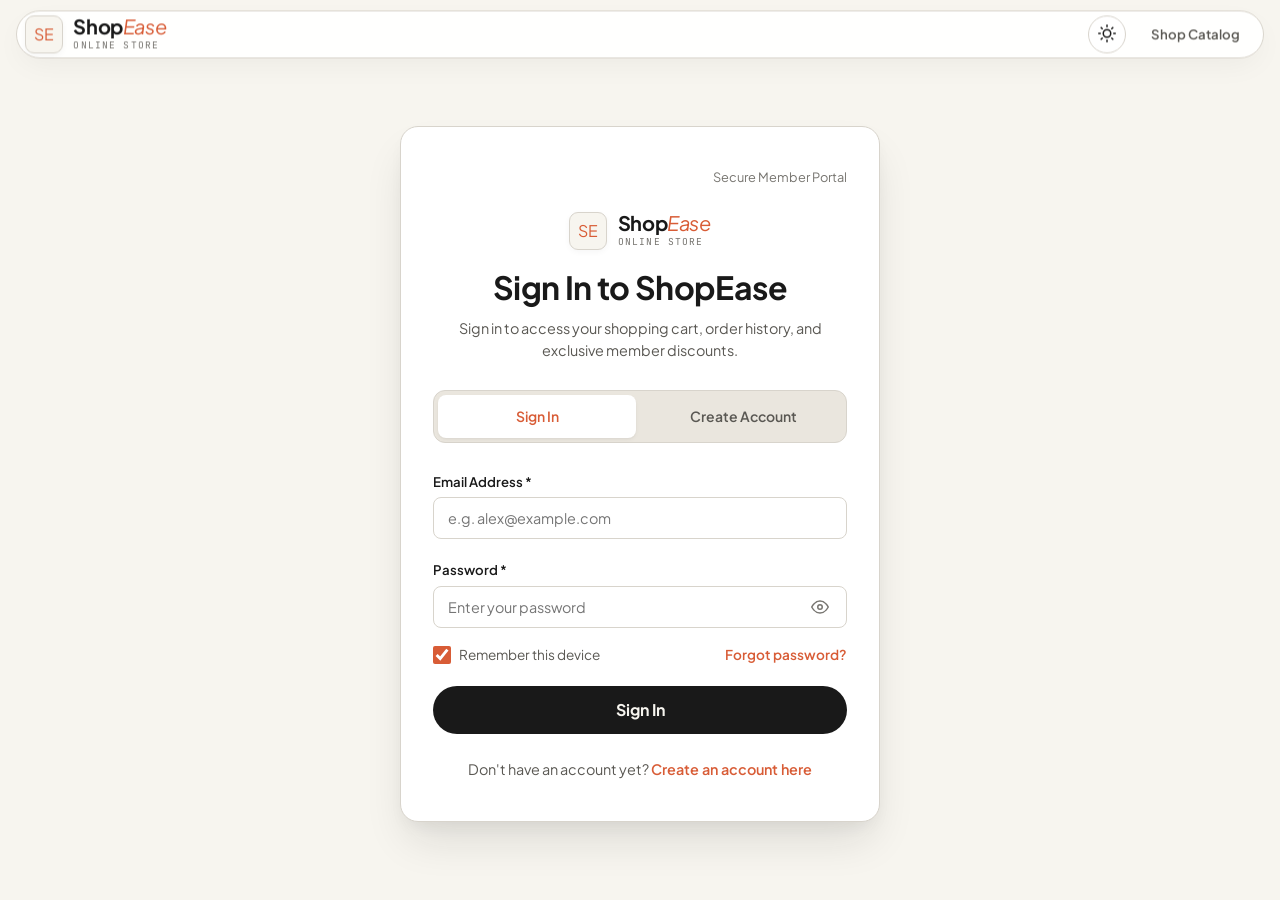
<file: admin-dashboard.html>
<!DOCTYPE html>
<html lang="en" data-theme="light" data-font-size="normal">

<head>
  <meta charset="UTF-8" />
  <meta name="viewport" content="width=device-width, initial-scale=1.0" />
  <meta name="description"
    content="ShopEase Admin Dashboard - Clean, simple, and intuitive store management for products, categories, orders, inventory, and sales reports." />
  <title>Admin Dashboard | ShopEase</title>

  <!-- Google Fonts: Plus Jakarta Sans + Inter + JetBrains Mono -->
  <link rel="preconnect" href="https://fonts.googleapis.com" />
  <link rel="preconnect" href="https://fonts.gstatic.com" crossorigin />
  <link
    href="https://fonts.googleapis.com/css2?family=Inter:ital,wght@0,300..900;1,300..900&family=Plus+Jakarta+Sans:ital,wght@0,300..900;1,300..900&family=JetBrains+Mono:wght@400;500;600;700&display=swap"
    rel="stylesheet" />

  <!-- Favicon -->
  <link rel="icon" type="image/svg+xml" href="logo.svg" />
  <link rel="alternate icon" type="image/jpeg" href="logo.jpg" />

  <!-- Main Stylesheet -->
  <link rel="stylesheet" href="styles.css" />
</head>

<body>
  <!-- Skip Link -->
  <a href="#admin-main" class="skip-link">Skip to Admin Dashboard Content</a>

  <!-- ARIA Live Announcer -->
  <div id="live-announcer" class="sr-only" aria-live="polite" aria-atomic="true"></div>

  <!-- SECTION A: UNIFIED SINGLE FLOATING ISLAND HEADER & NAVBAR -->
  <header class="site-header" role="banner" id="site-header">
    <div class="header-island admin-header-island">
      <nav class="main-nav" aria-label="Admin Console Navigation">
        <div class="header-container admin-unified-container">
          <!-- Left: Brand Logo -->
          <div class="admin-brand-group">
            <a href="customer-dashboard.html" class="brand-logo" aria-label="ShopEase Storefront">
              <span class="brand-monogram" aria-hidden="true"><img src="logo.png" alt="ShopEase" /></span>
              <div class="brand-text-group">
                <span class="brand-title">Shop<span>Ease</span></span>
                <span class="brand-sub">Admin Console</span>
              </div>
            </a>
          </div>

          <!-- Center: Unified Module Navigation Tabs (Dashboard, Products, Categories, Orders, Inventory, Reports) -->
          <ul class="admin-nav-tabs" role="tablist" aria-label="Admin Navigation Tabs">
            <li>
              <button type="button" class="admin-nav-btn active" data-tab="dashboard" role="tab" aria-selected="true">
                <span aria-hidden="true">📊</span>
                <span>Dashboard</span>
              </button>
            </li>
            <li>
              <button type="button" class="admin-nav-btn" data-tab="products" role="tab" aria-selected="false">
                <span aria-hidden="true">📦</span>
                <span>Products</span>
                <span class="admin-nav-badge" id="badge-products-count">10</span>
              </button>
            </li>
            <li>
              <button type="button" class="admin-nav-btn" data-tab="categories" role="tab" aria-selected="false">
                <span aria-hidden="true">🏷️</span>
                <span>Categories</span>
                <span class="admin-nav-badge" id="badge-categories-count">3</span>
              </button>
            </li>
            <li>
              <button type="button" class="admin-nav-btn" data-tab="orders" role="tab" aria-selected="false">
                <span aria-hidden="true">🧾</span>
                <span>Orders</span>
                <span class="admin-nav-badge" id="badge-orders-count">4</span>
              </button>
            </li>
            <li>
              <button type="button" class="admin-nav-btn" data-tab="inventory" role="tab" aria-selected="false">
                <span aria-hidden="true">📊</span>
                <span>Inventory</span>
                <span class="admin-nav-badge" id="badge-inventory-count">10</span>
              </button>
            </li>
            <li>
              <button type="button" class="admin-nav-btn" data-tab="reports" role="tab" aria-selected="false">
                <span aria-hidden="true">📈</span>
                <span>Reports</span>
              </button>
            </li>
            <li>
              <button type="button" class="admin-nav-btn" data-tab="users" role="tab" aria-selected="false">
                <span aria-hidden="true">👥</span>
                <span>Users</span>
                <span class="admin-nav-badge" id="badge-users-count">4</span>
              </button>
            </li>
          </ul>

          <!-- Right: Theme Toggle & Logout -->
          <div class="nav-right-section" style="gap: 0.65rem;">
            <!-- Theme Toggle -->
            <button type="button" id="theme-toggle-btn" class="theme-toggle-btn" aria-label="Toggle color theme"
              title="Switch color theme">
              <span id="theme-icon" class="theme-icon" aria-hidden="true">
                <svg width="18" height="18" viewBox="0 0 24 24" fill="none" stroke="currentColor" stroke-width="2"
                  stroke-linecap="round" stroke-linejoin="round">
                  <circle cx="12" cy="12" r="5"></circle>
                  <line x1="12" y1="1" x2="12" y2="3"></line>
                  <line x1="12" y1="21" x2="12" y2="23"></line>
                  <line x1="4.22" y1="4.22" x2="5.64" y2="5.64"></line>
                  <line x1="18.36" y1="18.36" x2="19.78" y2="19.78"></line>
                  <line x1="1" y1="12" x2="3" y2="12"></line>
                  <line x1="21" y1="12" x2="23" y2="12"></line>
                  <line x1="4.22" y1="19.78" x2="5.64" y2="18.36"></line>
                  <line x1="18.36" y1="5.64" x2="19.78" y2="4.22"></line>
                </svg>
              </span>
            </button>

            <!-- Logout Action -->
            <div class="nav-actions">
              <button type="button" id="admin-logout-btn" class="nav-btn nav-btn-primary" title="Sign Out"
                style="height: 38px; padding: 0 1.25rem; font-weight: 600; font-size: 0.85rem; border-radius: var(--radius-full);">
                <span>Logout</span>
              </button>
            </div>
          </div>
        </div>
      </nav>
    </div>
  </header>

  <!-- Admin Main Workspace: Full Width Balanced Layout -->
  <div class="admin-layout">

    <!-- Main Workspace Content -->
    <main id="admin-main" class="admin-content" role="main">

      <!-- =========================================================================
           TAB 1: DASHBOARD OVERVIEW
           - Total Products: 10
           - Total Categories: 3
           - Total Orders
           - Total Sales
           - Confirmed / Completed Orders
           - Low-stock products
           ========================================================================= -->
      <section id="panel-dashboard" class="admin-panel active" aria-label="Dashboard Overview">
        <div class="admin-header-bar" style="margin-bottom: 2rem;">
          <div>
            <h1 class="admin-page-title" style="font-size: 2.2rem; line-height: 1.15;">Dashboard <em
                style="font-style: italic; color: var(--color-brand-primary);">Overview</em></h1>
            <p class="admin-page-subtitle" style="font-size: 0.95rem; margin-top: 0.35rem;">Quick summary of store
              products, orders, sales revenue, and stock health.</p>
          </div>
          <div style="display: flex; gap: 0.65rem; flex-wrap: wrap; align-items: center;">
            <button type="button" class="btn btn-primary"
              style="border-radius: var(--radius-full); padding: 0.6rem 1.35rem; font-size: 0.85rem; font-weight: 600;"
              onclick="window.adminOpenAddProductModal()">
              <span>+ Add / Replace Product</span>
            </button>
            <button type="button" class="btn btn-secondary"
              style="border-radius: var(--radius-full); padding: 0.6rem 1.15rem; font-size: 0.85rem; font-weight: 600;"
              onclick="window.adminRestockAll()">
              <span>🔄 Restock All</span>
            </button>
          </div>
        </div>

        <!-- 6 Simple KPI Cards -->
        <div class="dashboard-kpi-grid" style="margin-bottom: 2rem;">
          <!-- 1. Total Products -->
          <div class="dashboard-kpi-card">
            <div class="dashboard-kpi-icon" aria-hidden="true"
              style="background: rgba(37, 99, 235, 0.15); color: var(--color-brand-primary);">📦</div>
            <div>
              <div class="dashboard-kpi-val" id="kpi-total-products">10</div>
              <div class="dashboard-kpi-label">Total Products</div>
            </div>
          </div>

          <!-- 2. Total Categories -->
          <div class="dashboard-kpi-card">
            <div class="dashboard-kpi-icon" aria-hidden="true"
              style="background: rgba(139, 92, 246, 0.15); color: #8b5cf6;">🏷️</div>
            <div>
              <div class="dashboard-kpi-val" id="kpi-total-categories">3</div>
              <div class="dashboard-kpi-label">Categories (Food, Clothes, Tech)</div>
            </div>
          </div>

          <!-- 3. Total Orders -->
          <div class="dashboard-kpi-card">
            <div class="dashboard-kpi-icon" aria-hidden="true"
              style="background: rgba(16, 185, 129, 0.15); color: var(--color-success);">🧾</div>
            <div>
              <div class="dashboard-kpi-val" id="kpi-total-orders">0</div>
              <div class="dashboard-kpi-label">Total Customer Orders</div>
            </div>
          </div>

          <!-- 4. Total Sales -->
          <div class="dashboard-kpi-card">
            <div class="dashboard-kpi-icon" aria-hidden="true"
              style="background: rgba(16, 185, 129, 0.15); color: var(--color-success);">💰</div>
            <div>
              <div class="dashboard-kpi-val" id="kpi-total-sales">Rs. 0.00</div>
              <div class="dashboard-kpi-label">Total Sales Revenue</div>
            </div>
          </div>

          <!-- 5. Pending / Completed Orders -->
          <div class="dashboard-kpi-card">
            <div class="dashboard-kpi-icon" aria-hidden="true"
              style="background: rgba(59, 130, 246, 0.15); color: #3b82f6;">⏱️</div>
            <div>
              <div class="dashboard-kpi-val" id="kpi-order-status-split">0 / 0</div>
              <div class="dashboard-kpi-label">Pending / Completed Orders</div>
            </div>
          </div>

          <!-- 6. Low-stock Products -->
          <div class="dashboard-kpi-card">
            <div class="dashboard-kpi-icon" aria-hidden="true"
              style="background: rgba(245, 158, 11, 0.15); color: var(--color-warning);">⚠️</div>
            <div>
              <div class="dashboard-kpi-val" id="kpi-low-stock-count" style="color: var(--color-warning);">0</div>
              <div class="dashboard-kpi-label">Low Stock Items (≤10 units)</div>
            </div>
          </div>
        </div>

        <!-- 1. Recent Orders Card (Full Width) -->
        <div class="admin-table-card" style="margin-bottom: 2rem;">
          <div class="admin-table-toolbar">
            <strong style="color: var(--color-text-primary); font-size: 0.95rem;">📦 Recent Customer Orders</strong>
            <button type="button" class="btn btn-secondary" style="font-size: 0.75rem; padding: 0.25rem 0.6rem;"
              onclick="window.adminSwitchTab('orders')">
              View All Orders →
            </button>
          </div>
          <div class="admin-table-responsive">
            <table class="admin-table">
              <thead>
                <tr>
                  <th style="min-width: 140px;">Order ID</th>
                  <th>Customer Details</th>
                  <th>Total Amount</th>
                  <th>Order Status</th>
                  <th style="text-align: right; min-width: 100px;">Invoice</th>
                </tr>
              </thead>
              <tbody id="overview-orders-tbody">
                <!-- Populated by JS -->
              </tbody>
            </table>
          </div>
        </div>

        <!-- 2. Low Stock Alert Card (Positioned Underneath Recent Orders) -->
        <div class="admin-table-card" style="margin-bottom: 2rem;">
          <div class="admin-table-toolbar">
            <strong style="color: var(--color-text-primary); font-size: 0.95rem;">📊 Low Stock Alert (Products Needing
              Attention)</strong>
            <button type="button" class="btn btn-secondary" style="font-size: 0.75rem; padding: 0.25rem 0.6rem;"
              onclick="window.adminSwitchTab('inventory')">
              Manage Full Inventory →
            </button>
          </div>
          <div class="admin-table-responsive">
            <table class="admin-table">
              <thead>
                <tr>
                  <th style="min-width: 220px;">Product Name &amp; Code</th>
                  <th>Category</th>
                  <th>Stock Remaining</th>
                  <th>Status</th>
                  <th style="text-align: right; min-width: 110px;">Quick Restock</th>
                </tr>
              </thead>
              <tbody id="overview-stock-tbody">
                <!-- Populated by JS -->
              </tbody>
            </table>
          </div>
        </div>
      </section>

      <!-- =========================================================================
           TAB 2: PRODUCT MANAGEMENT
           - Products 10 table
           - Add Product
           - Edit Product
           - Delete Product
           - Update price & stock
           - Image & description edit
           - 10-product limit guard
           ========================================================================= -->
      <section id="panel-products" class="admin-panel" aria-label="Product Management">
        <div class="admin-header-bar">
          <div>
            <h1 class="admin-page-title">Product Management</h1>
            <p class="admin-page-subtitle">View all 10 products, edit prices, update stock quantities, or modify
              details.</p>
          </div>
          <div style="display: flex; gap: 0.5rem; flex-wrap: wrap;">
            <button type="button" class="btn btn-primary" onclick="window.adminOpenAddProductModal()">
              <span>+ Add / Replace Product</span>
            </button>
          </div>
        </div>

        <div class="admin-table-card">
          <!-- Filter Toolbar -->
          <div class="admin-table-toolbar">
            <div style="display: flex; align-items: center; gap: 0.75rem; flex-wrap: wrap; flex: 1;">
              <input type="search" id="filter-products-search" class="form-input"
                placeholder="🔍 Search products by name or code..."
                style="max-width: 280px; height: 38px; font-size: 0.85rem;" />
              <select id="filter-products-category" class="form-input"
                style="max-width: 170px; height: 38px; font-size: 0.85rem;">
                <option value="ALL">All Categories</option>
                <option value="Food">Food &amp; Gourmet</option>
                <option value="Clothing">Clothing &amp; Apparel</option>
                <option value="Electronics">Electronics &amp; Tech</option>
              </select>
              <select id="filter-products-stock" class="form-input"
                style="max-width: 170px; height: 38px; font-size: 0.85rem;">
                <option value="ALL">All Stock Levels</option>
                <option value="IN">In Stock (>10)</option>
                <option value="LOW">Low Stock (≤10)</option>
                <option value="OUT">Out of Stock (0)</option>
              </select>
            </div>
            <span style="font-size: 0.85rem; font-weight: 600; color: var(--color-text-muted);"
              id="products-table-count">10 Products</span>
          </div>

          <!-- Clean Products Table -->
          <div class="admin-table-responsive">
            <table class="admin-table">
              <thead>
                <tr>
                  <th style="min-width: 220px;">Product Name &amp; ID</th>
                  <th>Category</th>
                  <th>Unit Price</th>
                  <th>Stock Quantity</th>
                  <th>Stock Status</th>
                  <th style="text-align: right; min-width: 140px;">Actions</th>
                </tr>
              </thead>
              <tbody id="products-tbody">
                <!-- Rendered by JS -->
              </tbody>
            </table>
          </div>
        </div>
      </section>

      <!-- =========================================================================
           TAB 3: CATEGORY MANAGEMENT
           - Categories 3 display
           - Products per category
           - Edit category name
           - Product count per category
           - 3 category limit guard
           ========================================================================= -->
      <section id="panel-categories" class="admin-panel" aria-label="Category Management">
        <div class="admin-header-bar">
          <div>
            <h1 class="admin-page-title">Category Management</h1>
            <p class="admin-page-subtitle">The store contains exactly 3 categories: Food &amp; Gourmet, Clothing &amp;
              Apparel, and Electronics &amp; Tech.</p>
          </div>
        </div>

        <!-- 3 Category Cards Grid -->
        <div
          style="display: grid; grid-template-columns: repeat(auto-fit, minmax(300px, 1fr)); gap: 1.25rem; margin-bottom: 2rem;"
          id="categories-cards-grid">
          <!-- Populated by JS -->
        </div>

        <!-- Clean Unified Category Products Table -->
        <div class="admin-table-card">
          <div class="admin-table-toolbar">
            <div style="display: flex; align-items: center; gap: 0.75rem; flex-wrap: wrap;">
              <strong style="color: var(--color-text-primary); font-size: 0.95rem;">📦 Products Grouped by
                Department</strong>
              <select id="filter-category-table-select" class="form-input"
                style="height: 34px; font-size: 0.8rem; width: auto;"
                onchange="window.adminFilterCategoryTable(this.value)">
                <option value="ALL">Show All Categories (10)</option>
                <option value="Food">Food &amp; Gourmet (3)</option>
                <option value="Clothing">Clothing &amp; Apparel (3)</option>
                <option value="Electronics">Electronics &amp; Tech (4)</option>
              </select>
            </div>
            <span style="font-size: 0.8rem; color: var(--color-text-muted);">Click Edit to update any product</span>
          </div>
          <div class="admin-table-responsive">
            <table class="admin-table">
              <thead>
                <tr>
                  <th>Product</th>
                  <th>Department</th>
                  <th>Price</th>
                  <th>Available Stock</th>
                  <th>Status</th>
                  <th style="text-align: right;">Action</th>
                </tr>
              </thead>
              <tbody id="category-products-tbody">
                <!-- Populated by JS -->
              </tbody>
            </table>
          </div>
        </div>
      </section>

      <!-- =========================================================================
           TAB 4: ORDER MANAGEMENT
           - All customer orders
           - Order ID and date
           - Ordered items and quantities
           - Order total
           - Payment status
           - Order status update (Pending, Confirmed, Completed, Cancelled)
           ========================================================================= -->
      <section id="panel-orders" class="admin-panel" aria-label="Order Management">
        <div class="admin-header-bar">
          <div>
            <h1 class="admin-page-title">Order Management</h1>
            <p class="admin-page-subtitle">View all customer orders, update order status, and view printable invoices.
            </p>
          </div>
          <div style="display: flex; gap: 0.5rem; flex-wrap: wrap;">
            <button type="button" class="btn btn-secondary" onclick="window.adminSeedSampleOrders()">
              <span>⚡ Add Sample Orders</span>
            </button>
            <button type="button" class="btn btn-primary" onclick="window.adminSimulateOrder()">
              <span>+ Simulate Test Order</span>
            </button>
          </div>
        </div>

        <div class="admin-table-card">
          <!-- Simple Order Search and Status Filter Toolbar -->
          <div class="admin-table-toolbar">
            <div style="display: flex; align-items: center; gap: 0.75rem; flex-wrap: wrap; flex: 1;">
              <input type="search" id="filter-orders-search" class="form-input"
                placeholder="🔍 Search by Order ID (e.g. SE-...) or Customer name..."
                style="max-width: 320px; height: 38px; font-size: 0.85rem;" />
              <select id="filter-orders-status" class="form-input"
                style="max-width: 190px; height: 38px; font-size: 0.85rem;">
                <option value="ALL">All Order Statuses</option>
                <option value="Confirmed">● Confirmed</option>
                <option value="Completed">✅ Completed</option>
              </select>
            </div>
            <span style="font-size: 0.85rem; font-weight: 600; color: var(--color-text-muted);"
              id="orders-table-count">0 Orders</span>
          </div>

          <!-- Clean Orders Table -->
          <div class="admin-table-responsive">
            <table class="admin-table">
              <thead>
                <tr>
                  <th>Order ID</th>
                  <th>Order Date</th>
                  <th>Customer</th>
                  <th>Items Ordered</th>
                  <th>Total Amount</th>
                  <th style="white-space: nowrap;">Payment</th>
                  <th style="white-space: nowrap;">Order Status</th>
                  <th style="text-align: right; min-width: 140px;">Actions</th>
                </tr>
              </thead>
              <tbody id="orders-tbody">
                <!-- Rendered by JS -->
              </tbody>
            </table>
          </div>
        </div>
      </section>

      <!-- =========================================================================
           TAB 5: INVENTORY / STOCK MANAGEMENT
           - Available stock quantity
           - Stock update
           - Low-stock warning
           - Out-of-stock status
           - Out-of-stock cart protection
           ========================================================================= -->
      <section id="panel-inventory" class="admin-panel" aria-label="Inventory & Stock Management">
        <div class="admin-header-bar">
          <div>
            <h1 class="admin-page-title">Inventory &amp; Stock Management</h1>
            <p class="admin-page-subtitle">Track available stock levels, update product quantities, and manage low-stock
              warnings.</p>
          </div>
          <button type="button" class="btn btn-secondary" onclick="window.adminRestockAll()">
            <span>🔄 Reset All Stock to Factory Defaults</span>
          </button>
        </div>

        <!-- Automatic Cart Protection Note -->
        <div
          style="background: var(--color-surface-subtle); border: 1px solid var(--color-border); border-left: 4px solid var(--color-brand-primary); border-radius: var(--radius-md); padding: 0.85rem 1.25rem; margin-bottom: 1.5rem; font-size: 0.85rem; line-height: 1.5;">
          <strong>🛡️ Out-of-Stock Protection Active:</strong> When any product stock reaches <code>0 units</code>,
          customers cannot add it to their cart. The storefront button is automatically disabled.
        </div>

        <div class="admin-table-card">
          <!-- Toolbar with search and filter -->
          <div class="admin-table-toolbar">
            <div style="display: flex; align-items: center; gap: 0.75rem; flex-wrap: wrap; flex: 1;">
              <input type="search" id="filter-inventory-search" class="form-input"
                placeholder="🔍 Search inventory by product name..."
                style="max-width: 280px; height: 38px; font-size: 0.85rem;" />
              <select id="filter-inventory-stock" class="form-input"
                style="max-width: 180px; height: 38px; font-size: 0.85rem;">
                <option value="ALL">All Stock Levels</option>
                <option value="IN">In Stock (>10)</option>
                <option value="LOW">Low Stock Warning (≤10)</option>
                <option value="OUT">Out of Stock (0)</option>
              </select>
            </div>
            <span style="font-size: 0.85rem; font-weight: 600; color: var(--color-text-muted);"
              id="inventory-table-count">10 Products Tracked</span>
          </div>

          <!-- Clean Inventory Table -->
          <div class="admin-table-responsive">
            <table class="admin-table">
              <thead>
                <tr>
                  <th>Product Name &amp; ID</th>
                  <th>Category</th>
                  <th>Available Stock</th>
                  <th>Stock Status</th>
                  <th style="min-width: 180px;">Quick Stock Update</th>
                </tr>
              </thead>
              <tbody id="inventory-tbody">
                <!-- Populated by JS -->
              </tbody>
            </table>
          </div>
        </div>
      </section>

      <!-- =========================================================================
           TAB 6: SALES & REPORTS
           - Total orders
           - Total sales amount
           - Most popular products
           - Category-wise sales
           - Completed and pending payments
           ========================================================================= -->
      <section id="panel-reports" class="admin-panel" aria-label="Sales & Reports">
        <div class="admin-header-bar">
          <div>
            <h1 class="admin-page-title">Sales &amp; Store Reports</h1>
            <p class="admin-page-subtitle">Automatic sales analytics calculated in JavaScript directly from customer
              orders.</p>
          </div>
          <button type="button" class="btn btn-secondary" onclick="window.print()">
            <span>🖨️ Print Sales Report</span>
          </button>
        </div>

        <!-- Sales KPI Summary Cards -->
        <div class="dashboard-kpi-grid" style="margin-bottom: 2rem;">
          <div class="dashboard-kpi-card">
            <div class="dashboard-kpi-icon" aria-hidden="true"
              style="background: rgba(16, 185, 129, 0.15); color: var(--color-success);">💰</div>
            <div>
              <div class="dashboard-kpi-val" id="rep-total-sales">Rs. 0.00</div>
              <div class="dashboard-kpi-label">Total Sales Revenue</div>
            </div>
          </div>
          <div class="dashboard-kpi-card">
            <div class="dashboard-kpi-icon" aria-hidden="true"
              style="background: rgba(37, 99, 235, 0.15); color: var(--color-brand-primary);">🧾</div>
            <div>
              <div class="dashboard-kpi-val" id="rep-total-orders">0</div>
              <div class="dashboard-kpi-label">Total Orders Placed</div>
            </div>
          </div>
          <div class="dashboard-kpi-card">
            <div class="dashboard-kpi-icon" aria-hidden="true"
              style="background: rgba(139, 92, 246, 0.15); color: #8b5cf6;">📊</div>
            <div>
              <div class="dashboard-kpi-val" id="rep-avg-order">Rs. 0.00</div>
              <div class="dashboard-kpi-label">Average Order Value</div>
            </div>
          </div>
          <div class="dashboard-kpi-card">
            <div class="dashboard-kpi-icon" aria-hidden="true"
              style="background: rgba(245, 158, 11, 0.15); color: var(--color-warning);">💳</div>
            <div>
              <div class="dashboard-kpi-val" id="rep-payments-status">0 Paid / 0 Confirmed</div>
              <div class="dashboard-kpi-label">Payment Breakdown</div>
            </div>
          </div>
        </div>

        <!-- 2 Side-by-Side Analytics Tables -->
        <div
          style="display: grid; grid-template-columns: repeat(auto-fit, minmax(400px, 1fr)); gap: 1.5rem; margin-bottom: 2rem;">
          <!-- Most Popular Products Leaderboard -->
          <div class="admin-table-card" style="margin-bottom: 0;">
            <div class="admin-table-toolbar">
              <strong style="color: var(--color-text-primary); font-size: 0.95rem;">🏆 Most Popular Products (By Units
                Sold)</strong>
            </div>
            <div class="admin-table-responsive">
              <table class="admin-table">
                <thead>
                  <tr>
                    <th>Rank</th>
                    <th>Product</th>
                    <th>Units Sold</th>
                    <th>Revenue</th>
                  </tr>
                </thead>
                <tbody id="rep-popular-products-tbody">
                  <!-- Populated by JS -->
                </tbody>
              </table>
            </div>
          </div>

          <!-- Category-wise Sales Breakdown -->
          <div class="admin-table-card" style="margin-bottom: 0;">
            <div class="admin-table-toolbar">
              <strong style="color: var(--color-text-primary); font-size: 0.95rem;">🏷️ Category-wise Sales
                Distribution</strong>
            </div>
            <div style="padding: 1.25rem;" id="rep-category-sales-container">
              <!-- Populated by JS -->
            </div>
          </div>
        </div>
      </section>

      <!-- =========================================================================
           TAB 7: USERS & CUSTOMERS DIRECTORY
           - List all registered users
           - User profile details: Name, Email, Phone, Address, Role, Joined Date
           - Order stats: Order count, Total Spend
           - Search & Filter by Role / Keyword
           - View Detailed User Profile Modal
           ========================================================================= -->
      <section id="panel-users" class="admin-panel" aria-label="Users and Customers Directory">
        <div class="admin-header-bar">
          <div>
            <h1 class="admin-page-title">Users &amp; Customers Directory</h1>
            <p class="admin-page-subtitle">View and manage all registered store customers, administrators, contact details, and order activity.</p>
          </div>
          <div style="display:flex; gap:0.65rem; align-items:center;">
            <button type="button" class="btn btn-secondary" onclick="window.adminRefreshUsers()">
              <span>🔄 Refresh List</span>
            </button>
          </div>
        </div>

        <!-- Users Summary KPI Grid -->
        <div class="dashboard-kpi-grid" style="margin-bottom: 2rem;">
          <div class="dashboard-kpi-card">
            <div class="dashboard-kpi-icon" aria-hidden="true" style="background: rgba(37, 99, 235, 0.15); color: var(--color-brand-primary);">👥</div>
            <div>
              <div class="dashboard-kpi-val" id="users-kpi-total">0</div>
              <div class="dashboard-kpi-label">Total Registered Accounts</div>
            </div>
          </div>
          <div class="dashboard-kpi-card">
            <div class="dashboard-kpi-icon" aria-hidden="true" style="background: rgba(16, 185, 129, 0.15); color: var(--color-success);">🛍️</div>
            <div>
              <div class="dashboard-kpi-val" id="users-kpi-customers">0</div>
              <div class="dashboard-kpi-label">Customer Accounts</div>
            </div>
          </div>
          <div class="dashboard-kpi-card">
            <div class="dashboard-kpi-icon" aria-hidden="true" style="background: rgba(216, 92, 54, 0.15); color: var(--color-brand-primary);">🛡️</div>
            <div>
              <div class="dashboard-kpi-val" id="users-kpi-admins">0</div>
              <div class="dashboard-kpi-label">Store Administrators</div>
            </div>
          </div>
          <div class="dashboard-kpi-card">
            <div class="dashboard-kpi-icon" aria-hidden="true" style="background: rgba(139, 92, 246, 0.15); color: #8b5cf6;">📦</div>
            <div>
              <div class="dashboard-kpi-val" id="users-kpi-active-buyers">0</div>
              <div class="dashboard-kpi-label">Buyers with Orders</div>
            </div>
          </div>
        </div>

        <!-- Users Table Card with Toolbar -->
        <div class="admin-table-card">
          <div class="admin-table-toolbar">
            <div class="admin-table-filters" style="width: 100%; display: flex; gap: 0.75rem; flex-wrap: wrap; align-items: center; justify-content: space-between;">
              <div style="display: flex; gap: 0.75rem; flex-wrap: wrap; align-items: center; flex: 1; max-width: 600px;">
                <div class="search-input-wrapper" style="flex: 1; min-width: 220px;">
                  <span class="search-icon" aria-hidden="true">🔍</span>
                  <input type="search" id="filter-users-search" class="search-input" placeholder="Search by name, email, phone, city..." aria-label="Search users" />
                </div>
                <select id="filter-users-role" class="form-input" style="width: auto; height: 38px; padding: 0 1rem; border-radius: var(--radius-full); font-size: 0.85rem;" aria-label="Filter by role">
                  <option value="ALL">All Roles</option>
                  <option value="Customer">Customers</option>
                  <option value="Admin">Administrators</option>
                  <option value="VIP Member">VIP Members</option>
                </select>
              </div>
              <span id="users-table-count" style="font-size: 0.85rem; font-weight: 600; color: var(--color-text-muted);">Showing 0 users</span>
            </div>
          </div>

          <div class="admin-table-responsive">
            <table class="admin-table">
              <thead>
                <tr>
                  <th scope="col">User / Customer</th>
                  <th scope="col">Email &amp; Phone</th>
                  <th scope="col">Delivery Address</th>
                  <th scope="col">Role</th>
                  <th scope="col">Joined Date</th>
                  <th scope="col">Order Activity</th>
                  <th scope="col" style="text-align: right;">Action</th>
                </tr>
              </thead>
              <tbody id="users-table-tbody">
                <!-- Dynamically populated by JS -->
              </tbody>
            </table>
          </div>
        </div>
      </section>

    </main>
  </div>

  <!-- =========================================================================
       MODALS
       ========================================================================= -->

  <!-- 1. Edit Product Modal -->
  <div id="modal-edit-product" class="modal-overlay" style="display:none;" role="dialog" aria-modal="true"
    aria-labelledby="modal-edit-product-heading">
    <div class="modal-container" style="max-width: 520px;">
      <div class="modal-header">
        <h3 id="modal-edit-product-heading" class="modal-title">Edit Product Details</h3>
        <button type="button" class="modal-close-btn" onclick="window.adminCloseModals()"
          aria-label="Close dialog">✕</button>
      </div>
      <form class="modal-body" onsubmit="window.adminSaveProductEdit(event)">
        <input type="hidden" id="edit-prod-id" />
        <div class="form-group">
          <label for="edit-prod-name" class="form-label">Product Name *</label>
          <input type="text" id="edit-prod-name" class="form-input" required />
        </div>
        <div class="form-row">
          <div class="form-group">
            <label for="edit-prod-category" class="form-label">Category *</label>
            <select id="edit-prod-category" class="form-input" required>
              <option value="Food">Food &amp; Gourmet</option>
              <option value="Clothing">Clothing &amp; Apparel</option>
              <option value="Electronics">Electronics &amp; Tech</option>
            </select>
          </div>
          <div class="form-group">
            <label for="edit-prod-price" class="form-label">Unit Price (Rs.) *</label>
            <input type="number" id="edit-prod-price" class="form-input" step="0.01" min="0.01" required />
          </div>
        </div>
        <div class="form-group">
          <label for="edit-prod-stock" class="form-label">Available Stock Quantity *</label>
          <input type="number" id="edit-prod-stock" class="form-input" min="0" required />
        </div>
        <div class="form-group">
          <label for="edit-prod-image" class="form-label">Product Image URL</label>
          <input type="url" id="edit-prod-image" class="form-input" placeholder="https://..." />
        </div>
        <div class="form-group">
          <label for="edit-prod-description" class="form-label">Product Description</label>
          <textarea id="edit-prod-description" class="form-input" rows="3"></textarea>
        </div>
        <div style="display: flex; justify-content: flex-end; gap: 0.75rem; margin-top: 1.25rem;">
          <button type="button" class="btn btn-secondary" onclick="window.adminCloseModals()">Cancel</button>
          <button type="submit" class="btn btn-primary">Save Changes</button>
        </div>
      </form>
    </div>
  </div>

  <!-- 2. Add / Replace Product Modal (Guarded to exactly 10 products) -->
  <div id="modal-add-product" class="modal-overlay" style="display:none;" role="dialog" aria-modal="true"
    aria-labelledby="modal-add-product-heading">
    <div class="modal-container" style="max-width: 520px;">
      <div class="modal-header">
        <h3 id="modal-add-product-heading" class="modal-title">+ Add / Replace Product</h3>
        <button type="button" class="modal-close-btn" onclick="window.adminCloseModals()"
          aria-label="Close dialog">✕</button>
      </div>
      <form class="modal-body" onsubmit="window.adminSaveNewProduct(event)">
        <div
          style="font-size: 0.8rem; color: var(--color-brand-primary); background: rgba(37, 99, 235, 0.08); padding: 0.6rem 0.8rem; border-radius: var(--radius-sm); margin-bottom: 1rem; border: 1px solid var(--color-border);">
          ℹ️ The catalogue strictly maintains 10 products. Adding this new product will assign or replace a slot.
        </div>
        <div class="form-group">
          <label for="add-prod-slot" class="form-label">Slot to Replace *</label>
          <select id="add-prod-slot" class="form-input" required>
            <!-- Populated by JS -->
          </select>
        </div>
        <div class="form-group">
          <label for="add-prod-name" class="form-label">Product Name *</label>
          <input type="text" id="add-prod-name" class="form-input" placeholder="e.g. Wireless ANC Earbuds" required />
        </div>
        <div class="form-row">
          <div class="form-group">
            <label for="add-prod-category" class="form-label">Category *</label>
            <select id="add-prod-category" class="form-input" required>
              <option value="Food">Food &amp; Gourmet</option>
              <option value="Clothing">Clothing &amp; Apparel</option>
              <option value="Electronics" selected>Electronics &amp; Tech</option>
            </select>
          </div>
          <div class="form-group">
            <label for="add-prod-price" class="form-label">Unit Price (Rs.) *</label>
            <input type="number" id="add-prod-price" class="form-input" step="0.01" min="0.01" placeholder="49.99"
              required />
          </div>
        </div>
        <div class="form-group">
          <label for="add-prod-stock" class="form-label">Initial Stock Quantity *</label>
          <input type="number" id="add-prod-stock" class="form-input" min="1" value="20" required />
        </div>
        <div class="form-group">
          <label for="add-prod-image" class="form-label">Product Image URL</label>
          <input type="url" id="add-prod-image" class="form-input" placeholder="https://images.unsplash.com/..." />
        </div>
        <div class="form-group">
          <label for="add-prod-description" class="form-label">Product Description</label>
          <textarea id="add-prod-description" class="form-input" rows="3"
            placeholder="Specifications and key features..."></textarea>
        </div>
        <div style="display: flex; justify-content: flex-end; gap: 0.75rem; margin-top: 1.25rem;">
          <button type="button" class="btn btn-secondary" onclick="window.adminCloseModals()">Cancel</button>
          <button type="submit" class="btn btn-primary">Save to Catalogue</button>
        </div>
      </form>
    </div>
  </div>

  <!-- 3. View Order Invoice Modal -->
  <div id="modal-order-invoice" class="modal-overlay" style="display:none;" role="dialog" aria-modal="true"
    aria-labelledby="modal-invoice-heading">
    <div class="modal-container" style="max-width: 580px;">
      <div class="modal-header">
        <h3 id="modal-invoice-heading" class="modal-title">Tax Invoice Details</h3>
        <button type="button" class="modal-close-btn" onclick="window.adminCloseModals()"
          aria-label="Close dialog">✕</button>
      </div>
      <div class="modal-body" id="invoice-modal-content" style="padding: 1.5rem;">
        <!-- Injected by JS -->
      </div>
      <div
        style="display: flex; justify-content: flex-end; gap: 0.75rem; padding: 1rem 1.5rem; border-top: 1px solid var(--color-border); background: var(--color-surface-subtle);">
        <button type="button" class="btn btn-secondary" onclick="window.print()">🖨️ Print Invoice</button>
        <button type="button" class="btn btn-primary" onclick="window.adminCloseModals()">Close</button>
      </div>
    </div>
  </div>

  <!-- 4. Edit Category Modal -->
  <div id="modal-edit-category" class="modal-overlay" style="display:none;" role="dialog" aria-modal="true"
    aria-labelledby="modal-edit-cat-heading">
    <div class="modal-container" style="max-width: 460px;">
      <div class="modal-header">
        <h3 id="modal-edit-cat-heading" class="modal-title">Rename Category</h3>
        <button type="button" class="modal-close-btn" onclick="window.adminCloseModals()"
          aria-label="Close dialog">✕</button>
      </div>
      <form class="modal-body" onsubmit="window.adminSaveCategoryEdit(event)">
        <input type="hidden" id="edit-cat-key" />
        <div class="form-group">
          <label for="edit-cat-name" class="form-label">Category Title *</label>
          <input type="text" id="edit-cat-name" class="form-input" required />
        </div>
        <div style="display: flex; justify-content: flex-end; gap: 0.75rem; margin-top: 1.25rem;">
          <button type="button" class="btn btn-secondary" onclick="window.adminCloseModals()">Cancel</button>
          <button type="submit" class="btn btn-primary">Save Category</button>
        </div>
      </form>
    </div>
  </div>

  <!-- 5. View User Profile & Order History Modal -->
  <div id="modal-user-details" class="modal-overlay" style="display:none;" role="dialog" aria-modal="true"
    aria-labelledby="modal-user-heading">
    <div class="modal-container" style="max-width: 620px;">
      <div class="modal-header">
        <h3 id="modal-user-heading" class="modal-title">Customer Profile &amp; Order History</h3>
        <button type="button" class="modal-close-btn" onclick="window.adminCloseModals()"
          aria-label="Close dialog">✕</button>
      </div>
      <div class="modal-body" id="user-modal-content" style="padding: 1.5rem;">
        <!-- Injected by JS -->
      </div>
      <div
        style="display: flex; justify-content: flex-end; gap: 0.75rem; padding: 1rem 1.5rem; border-top: 1px solid var(--color-border); background: var(--color-surface-subtle);">
        <button type="button" class="btn btn-primary" onclick="window.adminCloseModals()">Done</button>
      </div>
    </div>
  </div>

  <!-- Toast Notification Container -->
  <div id="toast-container" class="toast-container" aria-live="polite"></div>

  <!-- Admin Controller Script -->
  <script type="module" src="admin.js"></script>
</body>

</html>
</file>
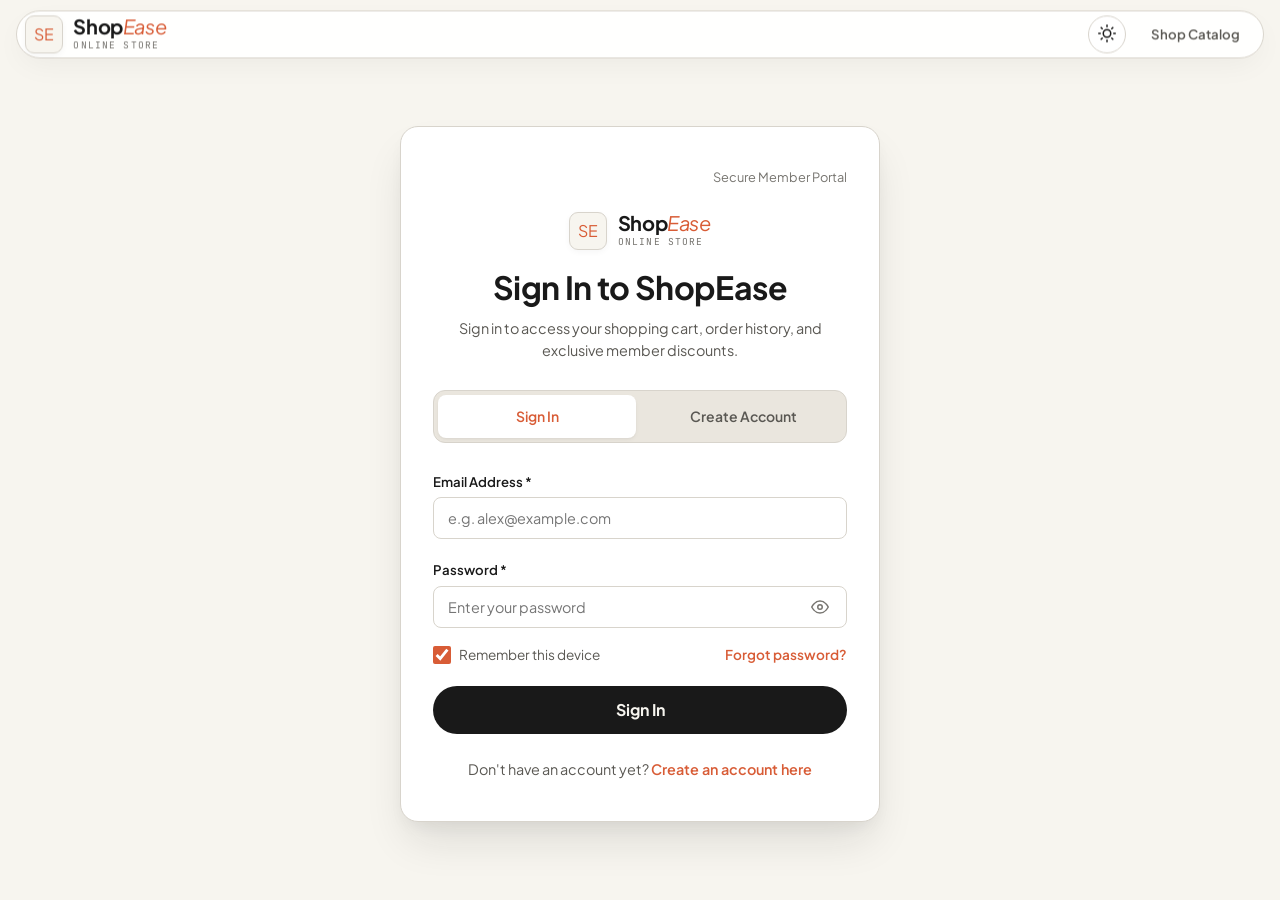
<file: admin.html>
<!DOCTYPE html>
<html lang="en">
<head>
  <meta charset="UTF-8" />
  <meta http-equiv="refresh" content="0; url=admin-dashboard.html" />
  <meta name="viewport" content="width=device-width, initial-scale=1.0" />
  <title>Redirecting to Admin Dashboard | ShopEase</title>
  <link rel="stylesheet" href="styles.css" />
  <script>
    window.location.replace("admin-dashboard.html" + window.location.search + window.location.hash);
  </script>
</head>
<body style="display:flex; align-items:center; justify-content:center; min-height:100vh; font-family:sans-serif; text-align:center; padding:2rem;">
  <div>
    <h2>Redirecting to Admin Dashboard...</h2>
    <p style="margin-top:0.5rem; color:#666;">
      If you are not redirected automatically, please click <a href="admin-dashboard.html" style="color:#2563eb; text-decoration:underline; font-weight:bold;">here to open Admin Dashboard</a>.
    </p>
  </div>
</body>
</html>
</file>
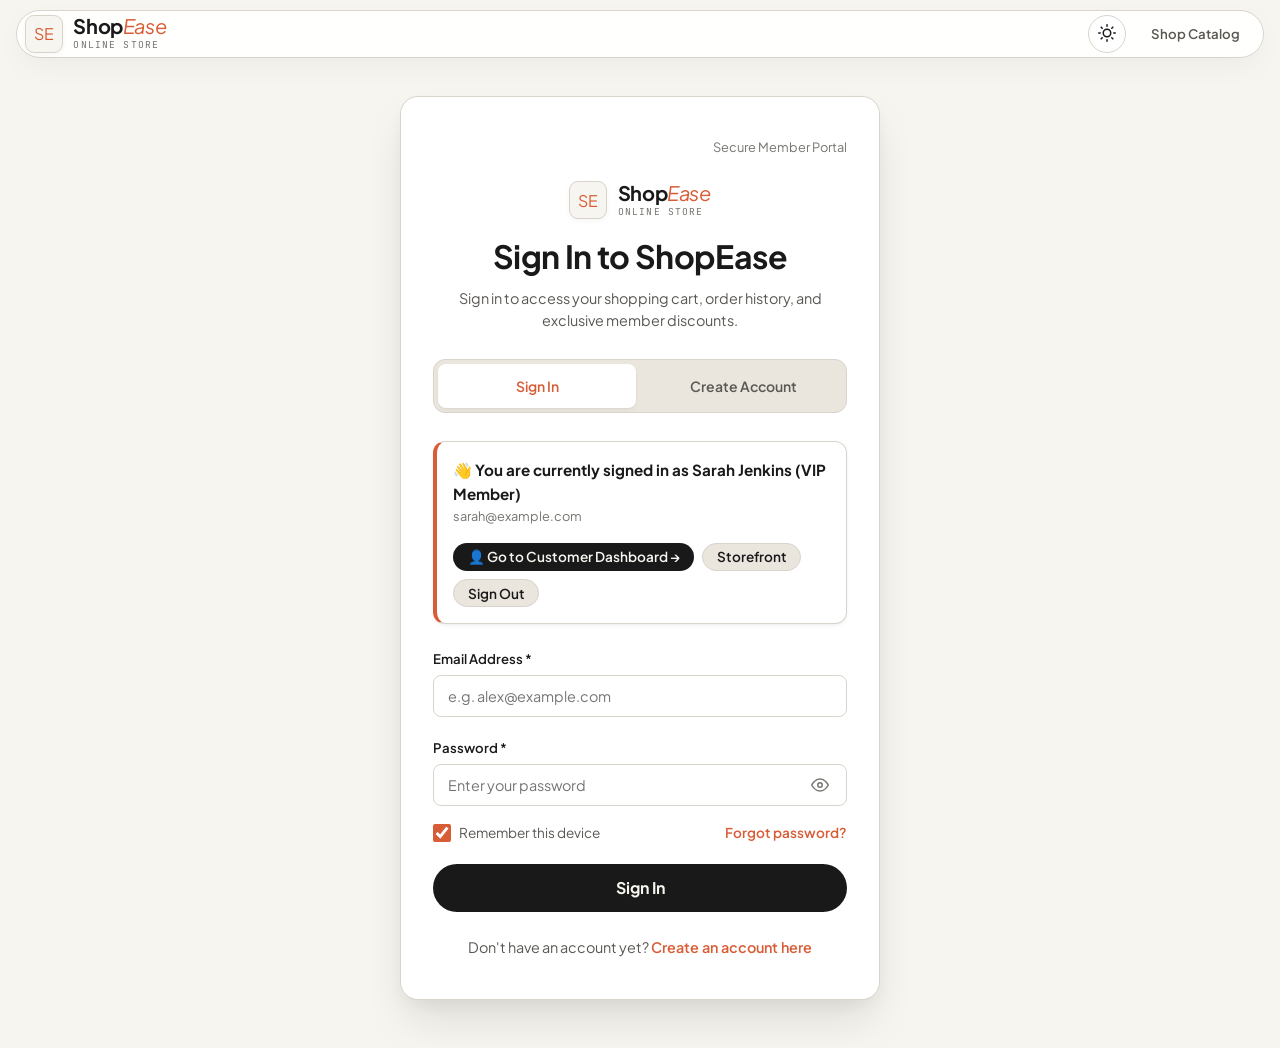
<file: login.html>
<!DOCTYPE html>
<html lang="en" data-theme="light" data-font-size="normal">
<head>
  <meta charset="UTF-8">
  <meta name="viewport" content="width=device-width, initial-scale=1.0">
  <meta name="description" content="Sign in to your ShopEase account to manage orders, wishlist, and fast mock checkout.">
  <title>Sign In | ShopEase Accessible E-Commerce</title>
  
  <!-- Preconnect to font sources -->
  <link rel="preconnect" href="https://fonts.googleapis.com">
  <link rel="preconnect" href="https://fonts.gstatic.com" crossorigin>
  <link href="https://fonts.googleapis.com/css2?family=Inter:ital,wght@0,300..900;1,300..900&family=Plus+Jakarta+Sans:ital,wght@0,300..900;1,300..900&family=JetBrains+Mono:wght@400;500;600;700&display=swap" rel="stylesheet">
  
  <!-- Stylesheet -->
  <link rel="stylesheet" href="styles.css">
</head>
<body class="auth-page">
  <!-- Skip Link for Accessibility -->
  <a href="#main-content" class="skip-link">Skip to main content</a>

  <!-- ARIA Live Region for screen reader announcements -->
  <div id="live-announcer" class="sr-only" aria-live="polite" aria-atomic="true"></div>

  <!-- Top Accessibility & Preferences Bar -->
  <header class="site-header" role="banner">
    <div class="header-island">
      <nav class="main-nav" aria-label="Sign In Navigation">
        <div class="header-container" style="padding:0.25rem 0.5rem;">
          <a href="index.html" class="brand-logo" aria-label="ShopEase Home Page">
            <span class="brand-monogram" aria-hidden="true">SE</span>
            <div class="brand-text-group">
              <span class="brand-title">Shop<span>Ease</span></span>
              <span class="brand-sub">Online Store</span>
            </div>
          </a>

          <div class="nav-right-section">
            <!-- Theme Toggle (Icon only - No theme words) -->
            <button 
              type="button" 
              id="theme-toggle-btn" 
              class="theme-toggle-btn" 
              aria-label="Toggle color theme" 
              title="Switch color theme"
            >
              <span id="theme-icon" class="theme-icon" aria-hidden="true">
                <svg width="18" height="18" viewBox="0 0 24 24" fill="none" stroke="currentColor" stroke-width="2" stroke-linecap="round" stroke-linejoin="round">
                  <circle cx="12" cy="12" r="5"></circle>
                  <line x1="12" y1="1" x2="12" y2="3"></line>
                  <line x1="12" y1="21" x2="12" y2="23"></line>
                  <line x1="4.22" y1="4.22" x2="5.64" y2="5.64"></line>
                  <line x1="18.36" y1="18.36" x2="19.78" y2="19.78"></line>
                  <line x1="1" y1="12" x2="3" y2="12"></line>
                  <line x1="21" y1="12" x2="23" y2="12"></line>
                  <line x1="4.22" y1="19.78" x2="5.64" y2="18.36"></line>
                  <line x1="18.36" y1="5.64" x2="19.78" y2="4.22"></line>
                </svg>
              </span>
            </button>

            <a href="index.html" class="nav-btn nav-btn-ghost" aria-label="Return to store homepage">
              <span>Shop Catalog</span>
            </a>
          </div>
        </div>
      </nav>
    </div>
  </header>

  <!-- Main Content Area -->
  <main id="main-content" class="auth-container">
    <div class="auth-card" role="region" aria-label="Sign In Form">
      <!-- Top Navigation & Brand -->
      <div class="back-to-store-bar" style="justify-content: flex-end;">
        <span style="font-size:0.8rem; color:var(--color-text-muted);">
          Secure Member Portal
        </span>
      </div>

      <div class="auth-header">
        <div class="brand-logo" style="justify-content:center; margin-bottom:0.75rem;">
          <span class="brand-monogram" aria-hidden="true">SE</span>
          <div class="brand-text-group" style="text-align:left;">
            <span class="brand-title">Shop<span>Ease</span></span>
            <span class="brand-sub">Online Store</span>
          </div>
        </div>
        <h1 class="auth-title">Sign In to ShopEase</h1>
        <p class="auth-subtitle">
          Sign in to access your shopping cart, order history, and exclusive member discounts.
        </p>
      </div>

      <!-- Authentication Navigation Tabs -->
      <div class="auth-tabs" role="tablist" aria-label="Account Access Options">
        <a href="login.html" class="auth-tab-link active" role="tab" aria-selected="true">
          <span>Sign In</span>
        </a>
        <a href="register.html" class="auth-tab-link" role="tab" aria-selected="false">
          <span>Create Account</span>
        </a>
      </div>

      <!-- Banner if user is already logged in -->
      <div id="already-logged-in-banner" style="display:none;"></div>


      <!-- General Error Display Container -->
      <div id="login-error-message" class="toast toast-danger" style="display:none; margin-bottom:1.25rem; font-size:0.875rem;" role="alert"></div>

      <!-- General Success Display Container -->
      <div id="login-success-message" class="toast toast-success" style="display:none; margin-bottom:1.25rem; font-size:0.875rem;" role="status"></div>

      <!-- Login Form -->
      <form id="login-form" novalidate>
        <!-- Email Field -->
        <div class="form-group" style="margin-bottom: 1.25rem;">
          <label for="login-email" class="form-label">
            <span>Email Address <span aria-hidden="true">*</span></span>
          </label>
          <input 
            type="email" 
            id="login-email" 
            name="email" 
            class="form-input" 
            placeholder="e.g. alex@example.com" 
            autocomplete="email" 
            required 
            aria-required="true"
            aria-describedby="error-login-email"
          />
          <span id="error-login-email" class="field-error" role="alert"></span>
        </div>

        <!-- Password Field with Show/Hide -->
        <div class="form-group" style="margin-bottom: 1rem;">
          <label for="login-password" class="form-label">
            <span>Password <span aria-hidden="true">*</span></span>
          </label>
          <div class="password-input-group">
            <input 
              type="password" 
              id="login-password" 
              name="password" 
              class="form-input" 
              placeholder="Enter your password" 
              autocomplete="current-password" 
              required 
              aria-required="true"
              aria-describedby="error-login-password"
            />
            <button 
              type="button" 
              class="password-toggle-btn" 
              data-target="login-password" 
              aria-label="Show password"
              title="Show / hide password text"
            >
              <svg width="18" height="18" viewBox="0 0 24 24" fill="none" stroke="currentColor" stroke-width="2" stroke-linecap="round" stroke-linejoin="round" aria-hidden="true"><path d="M1 12s4-8 11-8 11 8 11 8-4 8-11 8-11-8-11-8z"></path><circle cx="12" cy="12" r="3"></circle></svg>
            </button>
          </div>
          <span id="error-login-password" class="field-error" role="alert"></span>
        </div>

        <!-- Remember Me & Forgot Password Helper -->
        <div class="auth-options">
          <label class="checkbox-label">
            <input type="checkbox" id="login-remember" checked />
            <span>Remember this device</span>
          </label>
          <a href="#" class="auth-link" onclick="alert('A password reset link will be sent to your registered email address.'); return false;">
            Forgot password?
          </a>
        </div>

        <!-- Submit Button -->
        <button type="submit" id="login-submit-btn" class="btn btn-primary btn-auth-submit">
          <span>Sign In</span>
        </button>
      </form>

      <!-- Footer switch link -->
      <div class="auth-footer">
        Don't have an account yet? 
        <a href="register.html" class="auth-link">Create an account here</a>
      </div>
    </div>
  </main>

  <!-- Global Toast Notifications Container -->
  <div id="toast-container" class="toast-container" aria-live="polite"></div>

  <!-- Application Script -->
  <script type="module" src="auth-pages.js"></script>
</body>
</html>
</file>
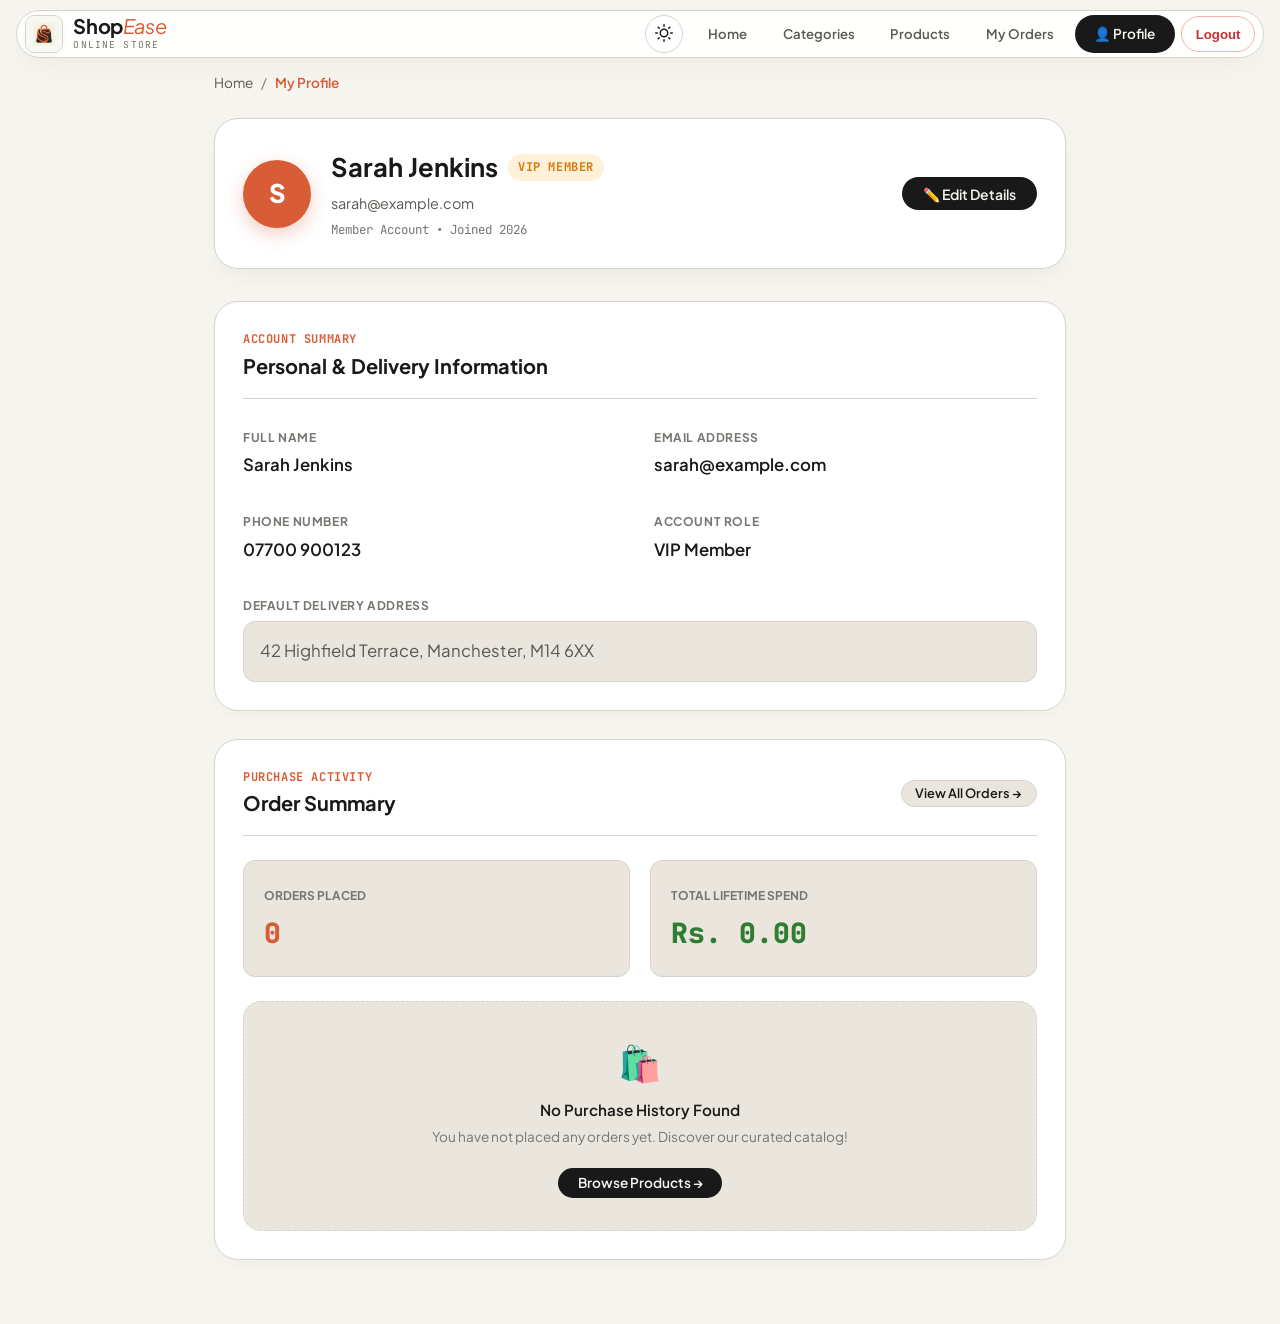
<file: profile.html>
<!DOCTYPE html>
<html lang="en" data-theme="light" data-font-size="normal">

<head>
  <meta charset="UTF-8" />
  <meta name="viewport" content="width=device-width, initial-scale=1.0" />
  <meta name="description"
    content="ShopEase Customer Profile - Manage your personal account details, shipping addresses, contact numbers, and order history." />
  <title>My Profile | ShopEase</title>

  <!-- Google Fonts: Plus Jakarta Sans + Inter + JetBrains Mono -->
  <link rel="preconnect" href="https://fonts.googleapis.com" />
  <link rel="preconnect" href="https://fonts.gstatic.com" crossorigin />
  <link
    href="https://fonts.googleapis.com/css2?family=Inter:ital,wght@0,300..900;1,300..900&family=Plus+Jakarta+Sans:ital,wght@0,300..900;1,300..900&family=JetBrains+Mono:wght@400;500;600;700&display=swap"
    rel="stylesheet" />

  <!-- Favicon -->
  <link rel="icon" type="image/svg+xml" href="logo.svg" />
  <link rel="alternate icon" type="image/jpeg" href="logo.jpg" />

  <!-- Main Stylesheet -->
  <link rel="stylesheet" href="styles.css" />
</head>

<body>
  <!-- Accessibility Skip Link -->
  <a href="#main-content" class="skip-link">Skip to Profile Content</a>

  <!-- ARIA Live Announcer for Screen Readers -->
  <div id="live-announcer" class="sr-only" aria-live="polite" aria-atomic="true"></div>

  <!-- Site Header (Consistent Floating Island Navigation) -->
  <header class="site-header" role="banner">
    <div class="header-island">
      <nav class="main-nav" aria-label="Customer Navigation">
        <div class="header-container" style="padding:0.25rem 0.5rem;">
          <!-- Brand Logo -->
          <a href="customer-dashboard.html" class="brand-logo" aria-label="ShopEase Home">
            <span class="brand-monogram" aria-hidden="true"><img src="logo.png" alt="ShopEase" /></span>
            <div class="brand-text-group">
              <span class="brand-title">Shop<span>Ease</span></span>
              <span class="brand-sub">Online Store</span>
            </div>
          </a>

          <!-- Right Side Nav Header Section -->
          <div class="nav-right-section">
            <!-- Theme Toggle -->
            <button type="button" id="theme-toggle-btn" class="theme-toggle-btn" aria-label="Toggle color theme"
              title="Switch color theme">
              <span id="theme-icon" class="theme-icon" aria-hidden="true">
                <svg width="18" height="18" viewBox="0 0 24 24" fill="none" stroke="currentColor" stroke-width="2"
                  stroke-linecap="round" stroke-linejoin="round">
                  <circle cx="12" cy="12" r="5"></circle>
                  <line x1="12" y1="1" x2="12" y2="3"></line>
                  <line x1="12" y1="21" x2="12" y2="23"></line>
                  <line x1="4.22" y1="4.22" x2="5.64" y2="5.64"></line>
                  <line x1="18.36" y1="18.36" x2="19.78" y2="19.78"></line>
                  <line x1="1" y1="12" x2="3" y2="12"></line>
                  <line x1="21" y1="12" x2="23" y2="12"></line>
                  <line x1="4.22" y1="19.78" x2="5.64" y2="18.36"></line>
                  <line x1="18.36" y1="5.64" x2="19.78" y2="4.22"></line>
                </svg>
              </span>
            </button>

            <!-- Navigation Links -->
            <div class="nav-actions">
              <!-- Admin Console Link (shown only for verified Administrator accounts) -->
              <a href="admin-dashboard.html" id="dash-admin-btn" class="nav-btn nav-btn-ghost"
                aria-label="Open Admin Console" title="Switch to Admin Console" style="display:none;">
                <span>🛡️ Admin Console</span>
              </a>

              <!-- Home -->
              <a href="customer-dashboard.html" class="nav-btn nav-btn-ghost" aria-label="Go to Home section">
                <span>Home</span>
              </a>

              <!-- Categories -->
              <a href="customer-dashboard.html#dash-categories-section" class="nav-btn nav-btn-ghost"
                aria-label="Jump to Categories section">
                <span>Categories</span>
              </a>

              <!-- Products -->
              <a href="customer-dashboard.html#dash-products-section" class="nav-btn nav-btn-ghost"
                aria-label="Jump to Products listing">
                <span>Products</span>
              </a>

              <!-- My Orders -->
              <a href="customer-dashboard.html#dash-orders-section" class="nav-btn nav-btn-ghost"
                aria-label="Jump to My Orders">
                <span>My Orders</span>
              </a>

              <!-- Profile Active Pill -->
              <a href="profile.html" class="nav-btn nav-btn-primary" aria-label="My Profile" title="My Profile"
                style="height:38px; padding:0 1.15rem; font-weight:600; font-size:0.85rem; border-radius:var(--radius-full);">
                <span>👤 Profile</span>
              </a>

              <!-- Logout Button -->
              <button type="button" id="dash-logout-btn" class="nav-btn nav-btn-danger"
                aria-label="Sign out of customer account" title="Sign Out">
                <span>Logout</span>
              </button>
            </div>
          </div>
        </div>
      </nav>
    </div>
  </header>

  <!-- Main Profile Content -->
  <main id="main-content" class="dashboard-container" style="padding: 1.5rem 0 4rem 0;">
    <div class="container" style="max-width: 900px;">

      <!-- Breadcrumbs -->
      <nav aria-label="Breadcrumb" style="margin-bottom: 1.5rem;">
        <ol style="display:flex; align-items:center; gap:0.5rem; list-style:none; padding:0; margin:0; font-size:0.85rem; color:var(--color-text-muted);">
          <li><a href="customer-dashboard.html" style="color:var(--color-text-secondary); text-decoration:none;">Home</a></li>
          <li aria-hidden="true">/</li>
          <li style="color:var(--color-brand-primary); font-weight:600;">My Profile</li>
        </ol>
      </nav>

      <!-- Profile Header Hero Card -->
      <div style="background:var(--color-surface); border:1px solid var(--color-border); border-radius:var(--radius-xl); padding:1.75rem; box-shadow:0 8px 24px -4px rgba(25,25,25,0.06); margin-bottom:2rem; display:flex; align-items:center; justify-content:space-between; flex-wrap:wrap; gap:1.25rem;">
        <div style="display:flex; align-items:center; gap:1.25rem;">
          <div id="profile-avatar" style="width:68px; height:68px; border-radius:50%; background:var(--color-brand-primary); color:#ffffff; font-size:1.6rem; font-weight:800; display:flex; align-items:center; justify-content:center; box-shadow:0 6px 18px rgba(216,92,54,0.3); flex-shrink:0;">
            U
          </div>
          <div>
            <div style="display:flex; align-items:center; gap:0.6rem; flex-wrap:wrap;">
              <h1 id="profile-display-name" style="font-family:var(--font-serif); font-size:1.6rem; font-weight:700; margin:0; color:var(--color-text-primary);">Customer Name</h1>
              <span id="profile-display-role" class="badge" style="background:rgba(37,99,235,0.12); color:#2563eb; font-weight:700; font-size:0.75rem; padding:0.25rem 0.65rem; border-radius:var(--radius-full);">
                Customer
              </span>
            </div>
            <p id="profile-display-email" style="color:var(--color-text-secondary); margin:0.25rem 0 0 0; font-size:0.9rem;">customer@example.com</p>
            <span id="profile-display-meta" style="font-size:0.78rem; color:var(--color-text-muted); font-family:var(--font-mono); margin-top:0.25rem; display:inline-block;">Member Account</span>
          </div>
        </div>

        <div style="display:flex; gap:0.5rem;">
          <button type="button" id="btn-toggle-edit" class="btn btn-primary" style="padding:0.55rem 1.25rem; font-size:0.875rem; border-radius:var(--radius-full);">
            <span>✏️ Edit Details</span>
          </button>
        </div>
      </div>

      <!-- Profile Information Grid (View Mode & Edit Mode) -->
      <div style="display:grid; grid-template-columns:1fr; gap:1.75rem;">

        <!-- 1. View Mode Details Card -->
        <div id="profile-view-card" style="background:var(--color-surface); border:1px solid var(--color-border); border-radius:var(--radius-xl); padding:1.75rem; box-shadow:0 6px 20px -3px rgba(25,25,25,0.04);">
          <div style="display:flex; justify-content:space-between; align-items:center; border-bottom:1px solid var(--color-border); padding-bottom:1rem; margin-bottom:1.5rem;">
            <div>
              <span style="font-size:0.75rem; font-family:var(--font-mono); text-transform:uppercase; color:var(--color-brand-primary); font-weight:700; letter-spacing:0.05em; display:block;">ACCOUNT SUMMARY</span>
              <h2 style="font-size:1.25rem; font-family:var(--font-serif); font-weight:700; margin:0; color:var(--color-text-primary);">Personal &amp; Delivery Information</h2>
            </div>
          </div>

          <div style="display:grid; grid-template-columns:1fr 1fr; gap:1.75rem;">
            <div>
              <label style="font-size:0.75rem; font-weight:700; text-transform:uppercase; color:var(--color-text-muted); letter-spacing:0.05em;">Full Name</label>
              <div id="view-user-name" style="font-size:1.05rem; font-weight:600; color:var(--color-text-primary); margin-top:0.25rem;">-</div>
            </div>

            <div>
              <label style="font-size:0.75rem; font-weight:700; text-transform:uppercase; color:var(--color-text-muted); letter-spacing:0.05em;">Email Address</label>
              <div id="view-user-email" style="font-size:1.05rem; font-weight:600; color:var(--color-text-primary); margin-top:0.25rem;">-</div>
            </div>

            <div>
              <label style="font-size:0.75rem; font-weight:700; text-transform:uppercase; color:var(--color-text-muted); letter-spacing:0.05em;">Phone Number</label>
              <div id="view-user-phone" style="font-size:1.05rem; font-weight:600; color:var(--color-text-primary); margin-top:0.25rem;">-</div>
            </div>

            <div>
              <label style="font-size:0.75rem; font-weight:700; text-transform:uppercase; color:var(--color-text-muted); letter-spacing:0.05em;">Account Role</label>
              <div id="view-user-role" style="font-size:1.05rem; font-weight:600; color:var(--color-text-primary); margin-top:0.25rem;">-</div>
            </div>

            <div style="grid-column:span 2;">
              <label style="font-size:0.75rem; font-weight:700; text-transform:uppercase; color:var(--color-text-muted); letter-spacing:0.05em;">Default Delivery Address</label>
              <div id="view-user-address" style="font-size:1.05rem; color:var(--color-text-secondary); line-height:1.6; margin-top:0.25rem; background:var(--color-surface-subtle); padding:1rem; border-radius:var(--radius-md); border:1px solid var(--color-border);">-</div>
            </div>
          </div>
        </div>

        <!-- 2. Edit Mode Form Card (Hidden by default, shown when Edit Details clicked) -->
        <div id="profile-edit-card" style="display:none; background:var(--color-surface); border:1.5px solid var(--color-brand-primary); border-radius:var(--radius-xl); padding:1.75rem; box-shadow:0 8px 25px rgba(216,92,54,0.12);">
          <div style="display:flex; justify-content:space-between; align-items:center; border-bottom:1px solid var(--color-border); padding-bottom:1rem; margin-bottom:1.5rem;">
            <div>
              <span style="font-size:0.75rem; font-family:var(--font-mono); text-transform:uppercase; color:var(--color-brand-primary); font-weight:700; letter-spacing:0.05em; display:block;">UPDATE PROFILE</span>
              <h2 style="font-size:1.25rem; font-family:var(--font-serif); font-weight:700; margin:0; color:var(--color-text-primary);">Edit Your Details</h2>
            </div>
            <button type="button" id="btn-cancel-edit-top" class="btn btn-secondary" style="padding:0.35rem 0.85rem; font-size:0.8rem;">
              Cancel
            </button>
          </div>

          <form id="profile-edit-form" style="display:flex; flex-direction:column; gap:1.25rem;">
            <div class="form-group">
              <label for="input-fullname" class="form-label" style="font-weight:700;">Full Name *</label>
              <input type="text" id="input-fullname" class="form-input" required placeholder="Your full name" />
            </div>

            <div class="form-group">
              <label for="input-email" class="form-label" style="font-weight:700;">Email Address</label>
              <input type="email" id="input-email" class="form-input" disabled style="background:var(--color-surface-subtle); cursor:not-allowed; opacity:0.8;" />
              <small style="color:var(--color-text-muted); font-size:0.75rem; margin-top:0.25rem; display:block;">Email address is linked to your account login credentials.</small>
            </div>

            <div class="form-group">
              <label for="input-phone" class="form-label" style="font-weight:700;">Contact Phone Number *</label>
              <input type="tel" id="input-phone" class="form-input" required placeholder="e.g. 0714568963" />
            </div>

            <div class="form-group">
              <label for="input-address" class="form-label" style="font-weight:700;">Default Delivery Address *</label>
              <textarea id="input-address" class="form-input" rows="3" required placeholder="Street address, city, postcode..." style="resize:vertical;"></textarea>
            </div>

            <div style="display:flex; justify-content:flex-end; gap:0.75rem; border-top:1px solid var(--color-border); padding-top:1.25rem; margin-top:0.5rem;">
              <button type="button" id="btn-cancel-edit" class="btn btn-secondary" style="padding:0.6rem 1.25rem; font-size:0.875rem;">
                Cancel
              </button>
              <button type="submit" class="btn btn-primary" style="padding:0.6rem 1.5rem; font-size:0.875rem; border-radius:var(--radius-full);">
                💾 Save Changes
              </button>
            </div>
          </form>
        </div>

        <!-- 3. Customer Activity & Orders Card -->
        <div style="background:var(--color-surface); border:1px solid var(--color-border); border-radius:var(--radius-xl); padding:1.75rem; box-shadow:0 6px 20px -3px rgba(25,25,25,0.04);">
          <div style="display:flex; justify-content:space-between; align-items:center; border-bottom:1px solid var(--color-border); padding-bottom:1rem; margin-bottom:1.5rem;">
            <div>
              <span style="font-size:0.75rem; font-family:var(--font-mono); text-transform:uppercase; color:var(--color-brand-primary); font-weight:700; letter-spacing:0.05em; display:block;">PURCHASE ACTIVITY</span>
              <h2 style="font-size:1.25rem; font-family:var(--font-serif); font-weight:700; margin:0; color:var(--color-text-primary);">Order Summary</h2>
            </div>
            <a href="customer-dashboard.html#dash-orders-section" class="btn btn-secondary" style="font-size:0.8rem; padding:0.4rem 0.85rem;">
              View All Orders →
            </a>
          </div>

          <div style="display:grid; grid-template-columns:1fr 1fr; gap:1.25rem; margin-bottom:1.5rem;">
            <div style="background:var(--color-surface-subtle); padding:1.25rem; border-radius:var(--radius-md); border:1px solid var(--color-border);">
              <span style="font-size:0.75rem; color:var(--color-text-muted); font-weight:700; text-transform:uppercase;">Orders Placed</span>
              <div id="stat-total-orders" style="font-size:1.75rem; font-weight:800; color:var(--color-brand-primary); font-family:var(--font-mono); margin-top:0.25rem;">0</div>
            </div>
            <div style="background:var(--color-surface-subtle); padding:1.25rem; border-radius:var(--radius-md); border:1px solid var(--color-border);">
              <span style="font-size:0.75rem; color:var(--color-text-muted); font-weight:700; text-transform:uppercase;">Total Lifetime Spend</span>
              <div id="stat-total-spent" style="font-size:1.75rem; font-weight:800; color:var(--color-success); font-family:var(--font-mono); margin-top:0.25rem;">Rs. 0.00</div>
            </div>
          </div>

          <div id="profile-recent-orders-container">
            <!-- Recent orders injected by JS -->
          </div>
        </div>

      </div>

    </div>
  </main>

  <!-- Toast Notification Container -->
  <div id="toast-container" class="toast-container" aria-live="polite"></div>

  <!-- Profile Controller Script -->
  <script type="module" src="profile.js"></script>
</body>

</html>
</file>
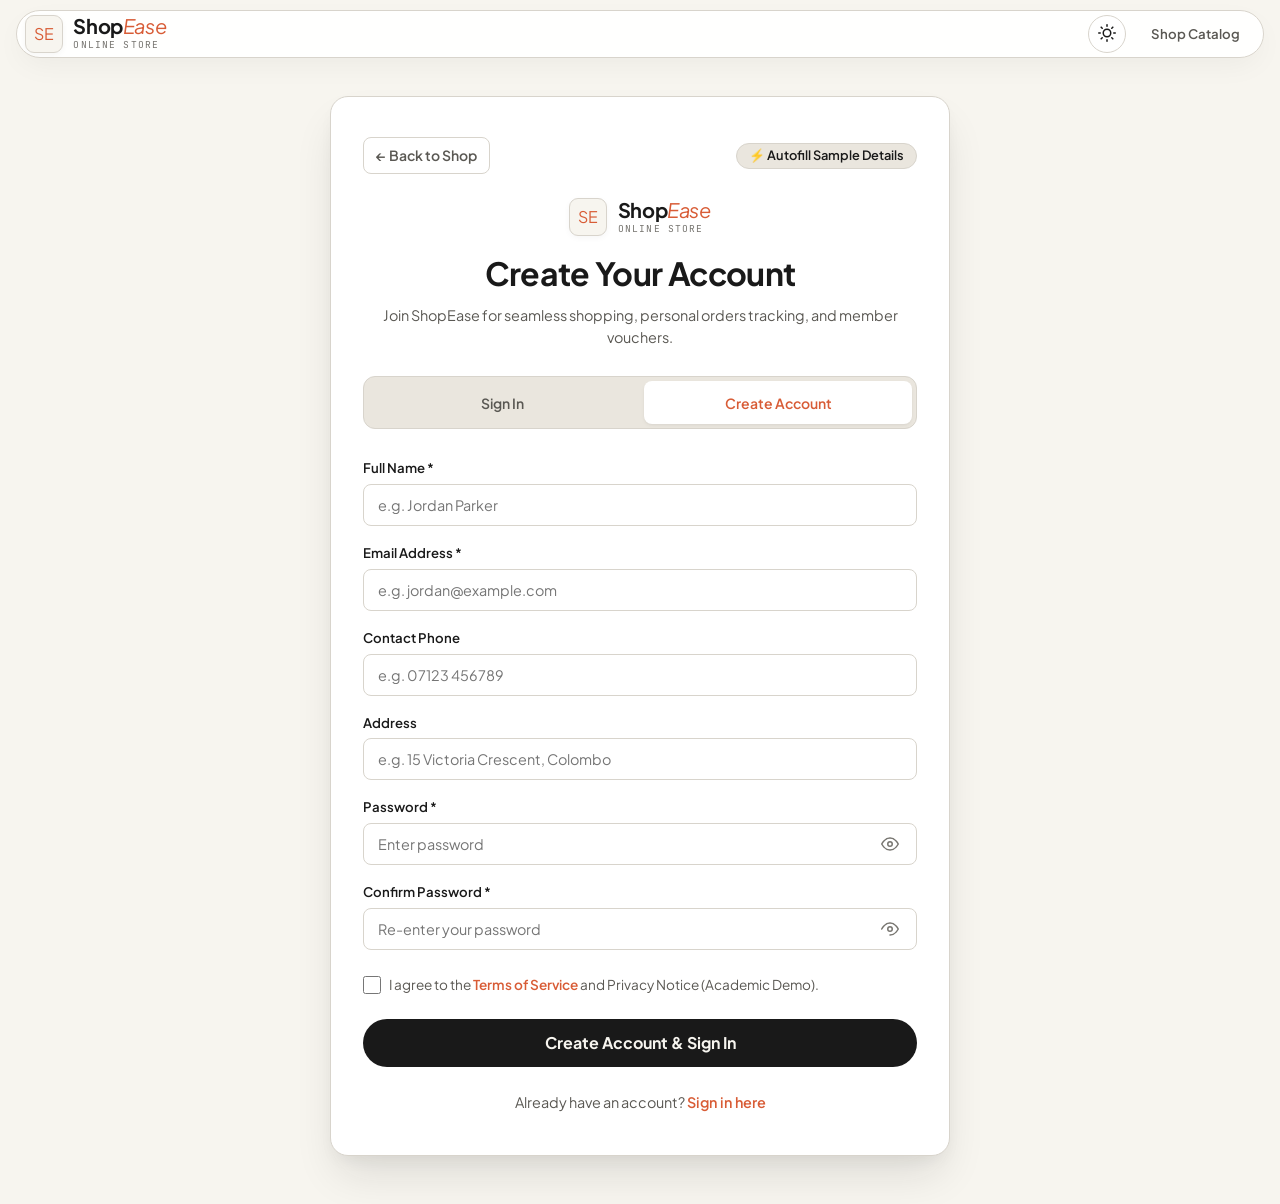
<file: register.html>
<!DOCTYPE html>
<html lang="en" data-theme="light" data-font-size="normal">
<head>
  <meta charset="UTF-8">
  <meta name="viewport" content="width=device-width, initial-scale=1.0">
  <meta name="description" content="Create a new ShopEase account for faster checkout, live inventory tracking, and order history.">
  <title>Create Account | ShopEase Accessible E-Commerce</title>
  
  <!-- Preconnect to font sources -->
  <link rel="preconnect" href="https://fonts.googleapis.com">
  <link rel="preconnect" href="https://fonts.gstatic.com" crossorigin>
  <link href="https://fonts.googleapis.com/css2?family=Inter:ital,wght@0,300..900;1,300..900&family=Plus+Jakarta+Sans:ital,wght@0,300..900;1,300..900&family=JetBrains+Mono:wght@400;500;600;700&display=swap" rel="stylesheet">
  
  <!-- Stylesheet -->
  <link rel="stylesheet" href="styles.css">
</head>
<body class="auth-page">
  <!-- Skip Link for Accessibility -->
  <a href="#main-content" class="skip-link">Skip to main content</a>

  <!-- ARIA Live Region for screen reader announcements -->
  <div id="live-announcer" class="sr-only" aria-live="polite" aria-atomic="true"></div>

  <!-- Top Accessibility & Preferences Bar -->
  <header class="site-header" role="banner">
    <div class="header-island">
      <nav class="main-nav" aria-label="Registration Navigation">
        <div class="header-container" style="padding:0.25rem 0.5rem;">
          <a href="index.html" class="brand-logo" aria-label="ShopEase Home Page">
            <span class="brand-monogram" aria-hidden="true">SE</span>
            <div class="brand-text-group">
              <span class="brand-title">Shop<span>Ease</span></span>
              <span class="brand-sub">Online Store</span>
            </div>
          </a>

          <div class="nav-right-section">
            <!-- Theme Toggle (Icon only - No theme words) -->
            <button 
              type="button" 
              id="theme-toggle-btn" 
              class="theme-toggle-btn" 
              aria-label="Toggle color theme" 
              title="Switch color theme"
            >
              <span id="theme-icon" class="theme-icon" aria-hidden="true">
                <svg width="18" height="18" viewBox="0 0 24 24" fill="none" stroke="currentColor" stroke-width="2" stroke-linecap="round" stroke-linejoin="round">
                  <circle cx="12" cy="12" r="5"></circle>
                  <line x1="12" y1="1" x2="12" y2="3"></line>
                  <line x1="12" y1="21" x2="12" y2="23"></line>
                  <line x1="4.22" y1="4.22" x2="5.64" y2="5.64"></line>
                  <line x1="18.36" y1="18.36" x2="19.78" y2="19.78"></line>
                  <line x1="1" y1="12" x2="3" y2="12"></line>
                  <line x1="21" y1="12" x2="23" y2="12"></line>
                  <line x1="4.22" y1="19.78" x2="5.64" y2="18.36"></line>
                  <line x1="18.36" y1="5.64" x2="19.78" y2="4.22"></line>
                </svg>
              </span>
            </button>

            <a href="index.html" class="nav-btn nav-btn-ghost" aria-label="Return to store homepage">
              <span>Shop Catalog</span>
            </a>
          </div>
        </div>
      </nav>
    </div>
  </header>

  <!-- Main Content Area -->
  <main id="main-content" class="auth-container">
    <div class="auth-card auth-card-wide" role="region" aria-label="Registration Form">
      <!-- Top Navigation & Brand -->
      <div class="back-to-store-bar">
        <a href="index.html" class="back-to-store-link" aria-label="Back to ShopEase catalog">
          ← Back to Shop
        </a>
        <div style="display:flex; gap:0.5rem; flex-wrap:wrap;">
          <button 
            type="button" 
            id="btn-fill-register-customer" 
            class="btn btn-secondary" 
            style="font-size:0.8rem; padding:0.35rem 0.75rem; display:inline-flex; align-items:center; gap:0.4rem;"
            title="Autofill sample customer registration"
          >
            <span>⚡ Autofill Sample Details</span>
          </button>
        </div>
      </div>

      <div class="auth-header">
        <a href="index.html" class="brand-logo" aria-label="ShopEase Home Page" style="justify-content:center; margin-bottom:0.75rem;">
          <span class="brand-monogram" aria-hidden="true">SE</span>
          <div class="brand-text-group" style="text-align:left;">
            <span class="brand-title">Shop<span>Ease</span></span>
            <span class="brand-sub">Online Store</span>
          </div>
        </a>
        <h1 class="auth-title">Create Your Account</h1>
        <p class="auth-subtitle">Join ShopEase for seamless shopping, personal orders tracking, and member vouchers.</p>
      </div>

      <!-- Authentication Navigation Tabs -->
      <div class="auth-tabs" role="tablist" aria-label="Account Access Options">
        <a href="login.html" class="auth-tab-link" role="tab" aria-selected="false">
          <span>Sign In</span>
        </a>
        <a href="register.html" class="auth-tab-link active" role="tab" aria-selected="true">
          <span>Create Account</span>
        </a>
      </div>

      <!-- General Error Display Container -->
      <div id="register-error-message" class="toast toast-danger" style="display:none; margin-bottom:1.25rem; font-size:0.875rem;" role="alert"></div>

      <!-- General Success Display Container -->
      <div id="register-success-message" class="toast toast-success" style="display:none; margin-bottom:1.25rem; font-size:0.875rem;" role="status"></div>

      <!-- Registration Form -->
      <form id="register-form" novalidate>
        <input type="hidden" name="accountRole" id="role-customer" value="Customer" />
        <div class="form-grid">
          <!-- Full Name -->
          <div class="form-group col-full">
            <label for="reg-name" class="form-label">
              <span>Full Name <span aria-hidden="true">*</span></span>
            </label>
            <input 
              type="text" 
              id="reg-name" 
              name="fullName" 
              class="form-input" 
              placeholder="e.g. Jordan Parker" 
              autocomplete="name" 
              required 
              aria-required="true"
              aria-describedby="error-reg-name"
            />
            <span id="error-reg-name" class="field-error" role="alert"></span>
          </div>

          <!-- Email Address -->
          <div class="form-group col-full">
            <label for="reg-email" class="form-label">
              <span>Email Address <span aria-hidden="true">*</span></span>
            </label>
            <input 
              type="email" 
              id="reg-email" 
              name="email" 
              class="form-input" 
              placeholder="e.g. jordan@example.com" 
              autocomplete="email" 
              required 
              aria-required="true"
              aria-describedby="error-reg-email"
            />
            <span id="error-reg-email" class="field-error" role="alert"></span>
          </div>

          <!-- Contact Phone -->
          <div class="form-group col-full">
            <label for="reg-phone" class="form-label">
              <span>Contact Phone</span>
            </label>
            <input 
              type="tel" 
              id="reg-phone" 
              name="phone" 
              class="form-input" 
              placeholder="e.g. 07123 456789" 
              autocomplete="tel" 
            />
          </div>

          <!-- Address -->
          <div class="form-group col-full">
            <label for="reg-address" class="form-label">
              <span>Address</span>
            </label>
            <input 
              type="text" 
              id="reg-address" 
              name="address" 
              class="form-input" 
              placeholder="e.g. 15 Victoria Crescent, Colombo" 
              autocomplete="street-address" 
            />
          </div>

          <!-- Password Field -->
          <div class="form-group col-full">
            <label for="reg-password" class="form-label">
              <span>Password <span aria-hidden="true">*</span></span>
            </label>
            <div class="password-input-group">
              <input 
                type="password" 
                id="reg-password" 
                name="password" 
                class="form-input" 
                placeholder="Enter password" 
                autocomplete="new-password" 
                required 
                aria-required="true"
                aria-describedby="error-reg-password"
              />
              <button 
                type="button" 
                class="password-toggle-btn" 
                data-target="reg-password" 
                aria-label="Show password"
                title="Show / hide password text"
              >
                <svg width="18" height="18" viewBox="0 0 24 24" fill="none" stroke="currentColor" stroke-width="2" stroke-linecap="round" stroke-linejoin="round" aria-hidden="true"><path d="M1 12s4-8 11-8 11 8 11 8-4 8-11 8-11-8-11-8z"></path><circle cx="12" cy="12" r="3"></circle></svg>
              </button>
            </div>
            <span id="error-reg-password" class="field-error" role="alert"></span>
          </div>

          <!-- Confirm Password Field -->
          <div class="form-group col-full">
            <label for="reg-confirm-password" class="form-label">
              <span>Confirm Password <span aria-hidden="true">*</span></span>
              <span id="password-match-notice" style="font-size:0.75rem; font-weight:600;"></span>
            </label>
            <div class="password-input-group">
              <input 
                type="password" 
                id="reg-confirm-password" 
                name="confirmPassword" 
                class="form-input" 
                placeholder="Re-enter your password" 
                autocomplete="new-password" 
                required 
                aria-required="true"
                aria-describedby="error-reg-confirm-password"
              />
              <button 
                type="button" 
                class="password-toggle-btn" 
                data-target="reg-confirm-password" 
                aria-label="Show confirm password"
                title="Show / hide password text"
              >
                <svg width="18" height="18" viewBox="0 0 24 24" fill="none" stroke="currentColor" stroke-width="2" stroke-linecap="round" stroke-linejoin="round" aria-hidden="true"><path d="M1 12s4-8 11-8 11 8 11 8-4 8-11 8-11-8z"></path><circle cx="12" cy="12" r="3"></circle></svg>
              </button>
            </div>
            <span id="error-reg-confirm-password" class="field-error" role="alert"></span>
          </div>

          <!-- Terms & Conditions Checkbox -->
          <div class="form-group col-full" style="margin-top: 0.5rem;">
            <label class="checkbox-label">
              <input type="checkbox" id="reg-terms" required aria-required="true" />
              <span style="font-size: 0.85rem;">
                I agree to the <a href="#" class="auth-link" onclick="alert('Simulation Terms: This is an academic demonstrator e-commerce app. All data is saved exclusively inside your browser localStorage.'); return false;">Terms of Service</a> and Privacy Notice (Academic Demo).
              </span>
            </label>
            <span id="error-reg-terms" class="field-error" role="alert"></span>
          </div>
        </div>

        <!-- Submit Button -->
        <button type="submit" id="register-submit-btn" class="btn btn-primary btn-auth-submit" style="margin-top: 1.5rem;">
          <span>Create Account & Sign In</span>
        </button>
      </form>

      <!-- Footer switch link -->
      <div class="auth-footer">
        Already have an account? 
        <a href="login.html" class="auth-link">Sign in here</a>
      </div>
    </div>
  </main>

  <!-- Global Toast Notifications Container -->
  <div id="toast-container" class="toast-container" aria-live="polite"></div>

  <!-- Application Script -->
  <script type="module" src="auth-pages.js"></script>
</body>
</html>
</file>
<file: styles.css>
/* ==========================================================================
   ShopEase - Editorial Motion Commerce Design System
   Designed for Accessibility, High Contrast, Responsive Precision & Universal HCI
   ========================================================================== */

:root {
  /* Clean, Highly Legible Modern Typography (Normal Suitable Font) */
  --font-heading: 'Plus Jakarta Sans', 'Inter', -apple-system, BlinkMacSystemFont, "Segoe UI", Roboto, "Helvetica Neue", Arial, sans-serif;
  --font-serif: var(--font-heading);
  --font-sans: 'Plus Jakarta Sans', 'Inter', -apple-system, BlinkMacSystemFont, "Segoe UI", Roboto, "Helvetica Neue", Arial, sans-serif;
  --font-base: var(--font-sans);
  --font-mono: 'JetBrains Mono', ui-monospace, SFMono-Regular, Menlo, Monaco, Consolas, monospace;
  --font-scale: 16px;

  /* Editorial Color Palette - Warm Ivory & Charcoal (Exact Match to User Image) */
  --color-bg: #F7F5EF;                  /* Warm Ivory */
  --color-surface: #FFFFFF;             /* Pure White Surface */
  --color-surface-hover: #F0EDE4;       /* Soft Stone Hover */
  --color-surface-subtle: #EAE6DE;      /* Soft Stone */
  --color-border: #D8D4CC;              /* Subtle Warm Gray */
  --color-border-strong: #BDB7AB;       /* Focused Warm Gray */

  --color-text-primary: #191919;        /* Charcoal Black */
  --color-text-secondary: #5A5853;      /* Muted Warm Charcoal */
  --color-text-muted: #777570;          /* Muted Stone Gray */
  --color-text-inverse: #FFFFFF;

  /* Brand Accents - Controlled Burnt Orange (Exact Match to User Image) */
  --color-brand-primary: #D85C36;       /* Controlled Burnt Orange */
  --color-brand-primary-hover: #BF4C28; /* Deep Burnt Amber */
  --color-brand-gradient: linear-gradient(135deg, #D85C36 0%, #C44E29 100%);
  --color-brand-accent: #2C3539;

  /* Functional Accents */
  --color-success: #2E7D32;
  --color-success-bg: #E8F5E9;
  --color-success-border: #A5D6A7;

  --color-warning: #D97706;
  --color-warning-bg: #FEF3C7;
  --color-warning-border: #FCD34D;

  --color-danger: #C53030;
  --color-danger-bg: #FFF5F5;
  --color-danger-border: #FEB2B2;

  --color-info: #0284C7;
  --color-info-bg: #F0F9FF;
  --color-info-border: #BAE6FD;

  /* Accessibility & Focus Rings */
  --focus-ring: 3px solid #D85C36;
  --focus-offset: 2px;
  --min-touch-target: 44px;

  /* Multi-layered Soft Shadows */
  --shadow-xs: 0 1px 2px rgba(25, 25, 25, 0.04);
  --shadow-sm: 0 2px 4px rgba(25, 25, 25, 0.04), 0 1px 2px rgba(25, 25, 25, 0.03);
  --shadow-md: 0 6px 16px -2px rgba(25, 25, 25, 0.06), 0 2px 6px -1px rgba(25, 25, 25, 0.03);
  --shadow-lg: 0 14px 28px -4px rgba(25, 25, 25, 0.08), 0 4px 10px -2px rgba(25, 25, 25, 0.04);
  --shadow-xl: 0 24px 44px -8px rgba(25, 25, 25, 0.12), 0 8px 16px -4px rgba(25, 25, 25, 0.05);

  /* Editorial Radii */
  --radius-xs: 4px;
  --radius-sm: 8px;
  --radius-md: 12px;
  --radius-lg: 18px;
  --radius-xl: 24px;
  --radius-full: 9999px;

  /* Motion & Spring Transitions */
  --transition-fast: 150ms cubic-bezier(0.16, 1, 0.3, 1);
  --transition-normal: 250ms cubic-bezier(0.16, 1, 0.3, 1);
  --transition-smooth: 400ms cubic-bezier(0.16, 1, 0.3, 1);
  --transition-bounce: 350ms cubic-bezier(0.34, 1.56, 0.64, 1);

  /* Layout Constants */
  --container-max-width: 1360px;
  --header-height: 76px;
}

/* ==========================================================================
   Dark Theme (Deep Obsidian & Warm Stone)
   ========================================================================== */
[data-theme="dark"] {
  --color-bg: #141413;
  --color-surface: #1E1E1C;
  --color-surface-hover: #292926;
  --color-surface-subtle: #191918;
  --color-border: #2C2C29;
  --color-border-strong: #3D3D39;

  --color-text-primary: #F7F5EF;
  --color-text-secondary: #C4C2B9;
  --color-text-muted: #8E8C85;
  --color-text-inverse: #141413;

  --color-brand-primary: #E06A45;
  --color-brand-primary-hover: #ED7B57;
  --color-brand-gradient: linear-gradient(135deg, #E06A45 0%, #D85C36 100%);
  --color-brand-accent: #E5E3DC;

  --color-success: #4ADE80;
  --color-success-bg: rgba(74, 222, 128, 0.12);
  --color-success-border: rgba(74, 222, 128, 0.25);

  --color-warning: #FBBF24;
  --color-warning-bg: rgba(251, 191, 36, 0.12);
  --color-warning-border: rgba(251, 191, 36, 0.25);

  --color-danger: #F87171;
  --color-danger-bg: rgba(248, 113, 113, 0.12);
  --color-danger-border: rgba(248, 113, 113, 0.25);

  --color-info: #38BDF8;
  --color-info-bg: rgba(56, 189, 248, 0.12);
  --color-info-border: rgba(56, 189, 248, 0.25);

  --focus-ring: 3px solid #E06A45;
  --shadow-sm: 0 2px 4px rgba(0, 0, 0, 0.4);
  --shadow-md: 0 6px 16px rgba(0, 0, 0, 0.5);
  --shadow-lg: 0 14px 28px rgba(0, 0, 0, 0.6);
  --shadow-xl: 0 24px 44px rgba(0, 0, 0, 0.7);
}

/* ==========================================================================
   High Contrast Theme (Universal Design standard for low vision - 7:1+)
   ========================================================================== */
[data-theme="high-contrast"] {
  --color-bg: #000000;
  --color-surface: #000000;
  --color-surface-hover: #1C1C1C;
  --color-surface-subtle: #0A0A0A;
  --color-border: #FFFFFF;
  --color-border-strong: #FFFF00;

  --color-text-primary: #FFFFFF;
  --color-text-secondary: #FFFF00;
  --color-text-muted: #E2E8F0;
  --color-text-inverse: #000000;

  --color-brand-primary: #FFFF00;
  --color-brand-primary-hover: #FFFF80;
  --color-brand-gradient: #FFFF00;
  --color-brand-accent: #00FFFF;

  --color-success: #00FF66;
  --color-success-bg: #000000;
  --color-success-border: #00FF66;

  --color-warning: #FFFF00;
  --color-warning-bg: #000000;
  --color-warning-border: #FFFF00;

  --color-danger: #FF4D4D;
  --color-danger-bg: #000000;
  --color-danger-border: #FF4D4D;

  --color-info: #00FFFF;
  --color-info-bg: #000000;
  --color-info-border: #00FFFF;

  --focus-ring: 4px solid #FFFF00;
  --focus-offset: 3px;
  --shadow-sm: none;
  --shadow-md: none;
  --shadow-lg: none;
  --shadow-xl: none;
}

[data-theme="high-contrast"] * {
  border-color: var(--color-border);
}

[data-theme="high-contrast"] .btn-editorial-primary,
[data-theme="high-contrast"] .btn-primary {
  background: #FFFF00 !important;
  color: #000000 !important;
  font-weight: 800 !important;
}

/* Font Scale Modes */
[data-font-size="large"] {
  --font-scale: 18px;
}
[data-font-size="xlarge"] {
  --font-scale: 20.5px;
}

/* Base Resets & Global Typography */
*, *::before, *::after {
  box-sizing: border-box;
  margin: 0;
  padding: 0;
}

html {
  font-size: var(--font-scale);
  scroll-behavior: smooth;
  text-size-adjust: 100%;
}

body {
  font-family: var(--font-base);
  background-color: var(--color-bg);
  color: var(--color-text-primary);
  line-height: 1.6;
  min-height: 100vh;
  display: flex;
  flex-direction: column;
  -webkit-font-smoothing: antialiased;
  -moz-osx-font-smoothing: grayscale;
  transition: background-color var(--transition-normal), color var(--transition-normal);
}

/* Accessibility: Skip Link */
.skip-link {
  position: absolute;
  top: -120px;
  left: 1.5rem;
  background: var(--color-text-primary);
  color: var(--color-bg);
  padding: 0.85rem 1.5rem;
  font-weight: 700;
  border-radius: var(--radius-sm);
  z-index: 9999;
  text-decoration: none;
  transition: top 0.2s ease;
  box-shadow: var(--shadow-xl);
}

.skip-link:focus {
  top: 1rem;
  outline: var(--focus-ring);
  outline-offset: var(--focus-offset);
}

/* Universal Keyboard Focus */
:focus-visible {
  outline: var(--focus-ring);
  outline-offset: var(--focus-offset);
}

/* Screen Reader Only Utility */
.sr-only {
  position: absolute;
  width: 1px;
  height: 1px;
  padding: 0;
  margin: -1px;
  overflow: hidden;
  clip: rect(0, 0, 0, 0);
  white-space: nowrap;
  border-width: 0;
}

/* Layout Container */
.container {
  width: 100%;
  max-width: var(--container-max-width);
  margin-left: auto;
  margin-right: auto;
  padding-left: 1.5rem;
  padding-right: 1.5rem;
}

/* ==========================================================================
   SECTION A: PREMIUM NAVIGATION BAR & FLOATING ISLAND
   ========================================================================== */
.site-header {
  position: sticky;
  top: 0.65rem;
  z-index: 200;
  width: 100%;
  padding: 0 1rem;
  transition: all var(--transition-normal);
}

.header-island {
  max-width: var(--container-max-width);
  margin: 0 auto;
  background-color: rgba(255, 255, 255, 0.92);
  backdrop-filter: blur(20px) saturate(180%);
  -webkit-backdrop-filter: blur(20px) saturate(180%);
  border: 1px solid var(--color-border);
  border-radius: 9999px;
  box-shadow: 0 10px 30px -5px rgba(25, 25, 25, 0.05);
  transition: all var(--transition-normal);
}

[data-theme="dark"] .header-island {
  background-color: rgba(30, 30, 28, 0.92);
  border-color: var(--color-border);
}

[data-theme="high-contrast"] .header-island {
  background-color: #000000;
  border: 2px solid #FFFFFF;
}

.header-container {
  display: flex;
  align-items: center;
  justify-content: space-between;
  gap: 1.25rem;
  padding: 0.6rem 1.25rem;
}

/* Brand Identity */
.brand-logo {
  display: flex;
  align-items: center;
  gap: 0.65rem;
  text-decoration: none;
  color: var(--color-text-primary);
  flex-shrink: 0;
}

.brand-monogram {
  display: inline-flex;
  align-items: center;
  justify-content: center;
  width: 38px;
  height: 38px;
  background: #F7F5EF;
  border: 1px solid var(--color-border);
  color: var(--color-brand-primary);
  border-radius: 9px;
  overflow: hidden;
  flex-shrink: 0;
  box-shadow: 0 2px 6px rgba(0, 0, 0, 0.04);
  transition: transform var(--transition-fast), box-shadow var(--transition-fast);
}

.brand-monogram img {
  width: 100%;
  height: 100%;
  object-fit: cover;
  display: block;
}

.brand-logo:hover .brand-monogram {
  transform: scale(1.08);
  box-shadow: 0 4px 12px rgba(216, 92, 54, 0.2);
}

.brand-text-group {
  display: flex;
  flex-direction: column;
}

.brand-title,
.brand-text {
  font-family: var(--font-serif);
  font-size: 1.25rem;
  font-weight: 700;
  letter-spacing: -0.02em;
  line-height: 1.1;
  color: var(--color-text-primary);
}

.brand-title span,
.brand-text span {
  font-style: italic;
  font-weight: 400;
  color: var(--color-brand-primary);
}

.brand-sub {
  font-family: var(--font-mono);
  font-size: 0.6rem;
  text-transform: uppercase;
  letter-spacing: 0.12em;
  color: var(--color-text-muted);
}

/* Editorial Desktop Nav Links */
.desktop-nav-links {
  display: flex;
  align-items: center;
  gap: 1.75rem;
}

.nav-anchor {
  font-size: 0.875rem;
  font-weight: 500;
  color: var(--color-text-secondary);
  text-decoration: none;
  position: relative;
  padding: 0.25rem 0;
  transition: color var(--transition-fast);
}

.nav-anchor::after {
  content: '';
  position: absolute;
  bottom: 0;
  left: 0;
  width: 0%;
  height: 1.5px;
  background-color: var(--color-brand-primary);
  transition: width var(--transition-normal);
}

.nav-anchor:hover,
.nav-anchor:focus-visible {
  color: var(--color-text-primary);
}

.nav-anchor:hover::after,
.nav-anchor:focus-visible::after {
  width: 100%;
}

/* Search Capsule */
.search-form {
  flex: 1;
  max-width: 300px;
}

.search-input-wrapper {
  position: relative;
  display: flex;
  align-items: center;
}

.search-icon {
  position: absolute;
  left: 0.85rem;
  color: var(--color-text-muted);
  pointer-events: none;
}

.search-input {
  width: 100%;
  height: 38px;
  background-color: var(--color-surface-subtle);
  border: 1px solid transparent;
  border-radius: var(--radius-full);
  padding: 0 2.2rem 0 2.2rem;
  font-size: 0.85rem;
  color: var(--color-text-primary);
  font-family: var(--font-sans);
  transition: all var(--transition-fast);
}

.search-input:focus {
  background-color: var(--color-surface);
  border-color: var(--color-brand-primary);
  outline: none;
  box-shadow: 0 0 0 3px rgba(216, 92, 54, 0.15);
}

.search-kbd {
  position: absolute;
  right: 0.85rem;
  font-family: var(--font-mono);
  font-size: 0.7rem;
  padding: 0.1rem 0.35rem;
  border-radius: var(--radius-xs);
  background: var(--color-surface);
  border: 1px solid var(--color-border);
  color: var(--color-text-muted);
  pointer-events: none;
}

.search-clear-btn {
  position: absolute;
  right: 0.75rem;
  background: none;
  border: none;
  color: var(--color-text-muted);
  cursor: pointer;
  font-size: 0.85rem;
  display: none;
}

.search-clear-btn.visible {
  display: block;
}

/* Right Nav Controls */
.nav-right-section {
  display: flex;
  align-items: center;
  gap: 0.65rem;
}

.theme-toggle-btn {
  width: 38px;
  height: 38px;
  border-radius: var(--radius-full);
  border: 1px solid var(--color-border);
  background: var(--color-surface);
  color: var(--color-text-primary);
  display: inline-flex;
  align-items: center;
  justify-content: center;
  cursor: pointer;
  transition: all var(--transition-fast);
}

.theme-toggle-btn:hover {
  background: var(--color-surface-hover);
  border-color: var(--color-border-strong);
}

/* Modern Shopping Basket Button */
.nav-btn-cart {
  display: inline-flex;
  align-items: center;
  gap: 0.5rem;
  height: 38px;
  padding: 0 0.95rem;
  background: var(--color-surface);
  border: 1px solid var(--color-border);
  border-radius: var(--radius-full);
  color: var(--color-text-primary);
  font-size: 0.85rem;
  font-weight: 600;
  text-decoration: none;
  cursor: pointer;
  transition: all var(--transition-fast);
}

.nav-btn-cart:hover {
  background: var(--color-surface-hover);
  border-color: var(--color-brand-primary);
}

.cart-badge {
  display: inline-flex;
  align-items: center;
  justify-content: center;
  min-width: 20px;
  height: 20px;
  padding: 0 5px;
  border-radius: var(--radius-full);
  background: var(--color-brand-primary);
  color: #FFFFFF;
  font-size: 0.72rem;
  font-family: var(--font-mono);
  font-weight: 700;
  line-height: 1;
  transition: transform var(--transition-bounce);
}

.cart-badge.pulse {
  transform: scale(1.35);
}

/* User Dashboard Nav Cart Badge: Outline with Orange Text */
#dash-cart-badge {
  background: transparent;
  border: 1.5px solid var(--color-brand-primary);
  color: var(--color-brand-primary);
  min-width: 22px;
  height: 22px;
  padding: 0 4px;
  border-radius: var(--radius-full);
  font-size: 0.75rem;
  font-family: var(--font-mono);
  font-weight: 700;
  line-height: 1;
  box-sizing: border-box;
}

#dash-cart-btn:hover #dash-cart-badge {
  background: rgba(216, 92, 54, 0.08);
}

/* Nav Action Buttons */
.nav-actions {
  display: flex;
  align-items: center;
  gap: 0.4rem;
}

.nav-btn {
  display: inline-flex;
  align-items: center;
  height: 36px;
  padding: 0 0.85rem;
  border-radius: var(--radius-full);
  font-size: 0.825rem;
  font-weight: 600;
  text-decoration: none;
  cursor: pointer;
  border: 1px solid transparent;
  transition: all var(--transition-fast);
}

.nav-btn-ghost {
  background: transparent;
  color: var(--color-text-secondary);
}

.nav-btn-ghost:hover {
  background: var(--color-surface-subtle);
  color: var(--color-text-primary);
}

.nav-btn-primary {
  background: var(--color-text-primary);
  color: var(--color-bg);
}

.nav-btn-primary:hover {
  background: var(--color-brand-primary);
  color: #FFFFFF;
}

.nav-btn-dashboard {
  background: var(--color-surface-subtle);
  border-color: var(--color-border);
  color: var(--color-text-primary);
}

.nav-btn-danger {
  background: transparent;
  color: var(--color-danger);
  border-color: var(--color-danger-border);
}

.nav-btn-danger:hover {
  background: var(--color-danger-bg);
}

.mobile-menu-btn {
  display: none;
  width: 38px;
  height: 38px;
  border-radius: var(--radius-full);
  border: 1px solid var(--color-border);
  background: var(--color-surface);
  color: var(--color-text-primary);
  align-items: center;
  justify-content: center;
  cursor: pointer;
}

/* ==========================================================================
   MOBILE DRAWER NAVIGATION
   ========================================================================== */
.mobile-drawer {
  position: fixed;
  inset: 0;
  background-color: rgba(25, 25, 25, 0.6);
  backdrop-filter: blur(8px);
  z-index: 999;
  opacity: 0;
  visibility: hidden;
  transition: all var(--transition-normal);
}

.mobile-drawer.open {
  opacity: 1;
  visibility: visible;
}

.mobile-drawer-content {
  position: absolute;
  top: 0;
  right: 0;
  bottom: 0;
  width: 85%;
  max-width: 320px;
  background-color: var(--color-surface);
  padding: 1.5rem;
  display: flex;
  flex-direction: column;
  transform: translateX(100%);
  transition: transform var(--transition-smooth);
}

.mobile-drawer.open .mobile-drawer-content {
  transform: translateX(0);
}

.mobile-drawer-header {
  display: flex;
  align-items: center;
  justify-content: space-between;
  margin-bottom: 2rem;
  padding-bottom: 1rem;
  border-bottom: 1px solid var(--color-border);
}

.mobile-drawer-nav {
  display: flex;
  flex-direction: column;
  gap: 1rem;
}

.mobile-nav-link {
  font-size: 1.05rem;
  font-weight: 600;
  color: var(--color-text-primary);
  text-decoration: none;
  padding: 0.5rem 0;
}

.mobile-nav-divider {
  border: none;
  border-top: 1px solid var(--color-border);
  margin: 0.5rem 0;
}

.mobile-nav-highlight {
  color: var(--color-brand-primary);
}

/* ==========================================================================
   BUTTON DESIGN SYSTEM (Editorial Motion Commerce)
   ========================================================================== */
.btn {
  display: inline-flex;
  align-items: center;
  justify-content: center;
  gap: 0.5rem;
  font-family: var(--font-sans);
  font-weight: 600;
  font-size: 0.9rem;
  line-height: 1;
  border-radius: var(--radius-full);
  padding: 0.75rem 1.4rem;
  text-decoration: none;
  cursor: pointer;
  border: 1px solid transparent;
  transition: all var(--transition-fast);
  white-space: nowrap;
}

.btn-editorial-primary {
  background: var(--color-brand-primary);
  color: #FFFFFF;
  box-shadow: 0 4px 14px rgba(216, 92, 54, 0.25);
  font-weight: 600;
}

.btn-editorial-primary:hover {
  background: var(--color-brand-primary-hover);
  transform: translateY(-2px);
  box-shadow: 0 8px 20px rgba(216, 92, 54, 0.35);
  color: #FFFFFF;
}

.btn-editorial-secondary {
  background: var(--color-surface);
  border: 1px solid var(--color-border);
  color: var(--color-text-primary);
}

.btn-editorial-secondary:hover {
  background: var(--color-surface-hover);
  border-color: var(--color-border-strong);
  transform: translateY(-1px);
}

.btn-editorial-outline {
  background: transparent;
  border: 1px solid #FFFFFF;
  color: #FFFFFF;
}

.btn-editorial-outline:hover {
  background: #FFFFFF;
  color: #191919;
}

.btn-secondary {
  background: var(--color-surface-subtle);
  border: 1px solid var(--color-border);
  color: var(--color-text-primary);
}

.btn-secondary:hover {
  background: var(--color-surface-hover);
  border-color: var(--color-border-strong);
}

.btn-primary {
  background: var(--color-text-primary);
  color: var(--color-bg);
}

.btn-primary:hover {
  background: var(--color-brand-primary);
  color: #FFFFFF;
}

/* ==========================================================================
   SECTION B: CINEMATIC HERO WITH SWAPPING IMAGES
   ========================================================================== */
.editorial-hero {
  padding: 3.5rem 0 4rem;
  position: relative;
  overflow: hidden;
}

.hero-split-grid {
  display: grid;
  grid-template-columns: 1.15fr 0.95fr;
  align-items: center;
  gap: 3.5rem;
}

.hero-media-col {
  max-width: 490px;
  width: 100%;
  justify-self: end;
  position: relative;
}

.hero-badge-pill {
  display: inline-flex;
  align-items: center;
  gap: 0.5rem;
  background: var(--color-surface-subtle);
  border: 1px solid var(--color-border);
  padding: 0.35rem 0.85rem;
  border-radius: var(--radius-full);
  font-family: var(--font-mono);
  font-size: 0.75rem;
  text-transform: uppercase;
  letter-spacing: 0.08em;
  color: var(--color-text-secondary);
  margin-bottom: 1.5rem;
}

.hero-pulse-dot {
  width: 7px;
  height: 7px;
  border-radius: 50%;
  background: var(--color-brand-primary);
  box-shadow: 0 0 0 3px rgba(216, 92, 54, 0.2);
  animation: pulse-ring 2s infinite;
}

@keyframes pulse-ring {
  0% { transform: scale(0.95); box-shadow: 0 0 0 0 rgba(216, 92, 54, 0.4); }
  70% { transform: scale(1); box-shadow: 0 0 0 6px rgba(216, 92, 54, 0); }
  100% { transform: scale(0.95); box-shadow: 0 0 0 0 rgba(216, 92, 54, 0); }
}

.hero-display-title {
  font-family: var(--font-serif);
  font-size: clamp(2.4rem, 4.8vw, 4.2rem);
  font-weight: 700;
  line-height: 1.08;
  letter-spacing: -0.025em;
  color: var(--color-text-primary);
  margin-bottom: 1.25rem;
}

.hero-display-title em {
  font-style: italic;
  font-weight: 400;
  color: var(--color-brand-primary);
  background: none;
  -webkit-text-fill-color: var(--color-brand-primary);
}

.hero-editorial-summary {
  font-size: 1.05rem;
  line-height: 1.65;
  color: var(--color-text-secondary);
  max-width: 520px;
  margin-bottom: 2rem;
}

.hero-cta-group {
  display: flex;
  align-items: center;
  gap: 1rem;
  flex-wrap: wrap;
  margin-bottom: 1.75rem;
}

/* Hero Perks & Trust Deck (Eliminates empty space with high-trust micro proof) */
.hero-perks-deck {
  display: flex;
  align-items: center;
  gap: 1rem;
  background: var(--color-surface);
  border: 1px solid var(--color-border);
  padding: 0.85rem 1.15rem;
  border-radius: var(--radius-lg);
  margin-bottom: 2rem;
  box-shadow: 0 4px 16px rgba(0, 0, 0, 0.03);
  max-width: 520px;
}

.hero-perk-item {
  display: flex;
  align-items: center;
  gap: 0.6rem;
  flex: 1;
}

.hero-perk-icon {
  font-size: 1.15rem;
  line-height: 1;
  display: flex;
  align-items: center;
  justify-content: center;
  width: 32px;
  height: 32px;
  border-radius: var(--radius-full);
  background: var(--color-surface-subtle);
  border: 1px solid var(--color-border);
  flex-shrink: 0;
}

.hero-perk-text {
  display: flex;
  flex-direction: column;
}

.hero-perk-text strong {
  font-size: 0.8rem;
  font-weight: 700;
  color: var(--color-text-primary);
  line-height: 1.2;
}

.hero-perk-text span {
  font-size: 0.7rem;
  color: var(--color-text-muted);
  line-height: 1.2;
}

.hero-perk-divider {
  width: 1px;
  height: 28px;
  background: var(--color-border);
  flex-shrink: 0;
}

/* Hero Carousel Controls */
.hero-carousel-controls {
  display: flex;
  align-items: center;
  gap: 1.25rem;
  padding-top: 1.5rem;
  border-top: 1px solid var(--color-border);
  max-width: 520px;
}

.hero-counter-wrap {
  font-family: var(--font-mono);
  font-size: 0.9rem;
  font-weight: 600;
  color: var(--color-text-primary);
  display: flex;
  align-items: center;
  gap: 0.25rem;
}

.hero-counter-slash {
  color: var(--color-text-muted);
}

.hero-progress-track {
  flex: 1;
  max-width: 140px;
  height: 3px;
  background-color: var(--color-border);
  border-radius: var(--radius-full);
  overflow: hidden;
}

.hero-progress-fill {
  height: 100%;
  background-color: var(--color-brand-primary);
  transition: width 0.4s ease;
}

.hero-arrow-buttons {
  display: flex;
  align-items: center;
  gap: 0.4rem;
}

.hero-arrow-btn {
  width: 36px;
  height: 36px;
  border-radius: var(--radius-full);
  border: 1px solid var(--color-border);
  background: var(--color-surface);
  color: var(--color-text-primary);
  display: inline-flex;
  align-items: center;
  justify-content: center;
  cursor: pointer;
  font-size: 0.9rem;
  transition: all var(--transition-fast);
}

.hero-arrow-btn:hover {
  background: var(--color-surface-hover);
  border-color: var(--color-border-strong);
}

.hero-dots-deck {
  display: flex;
  gap: 0.5rem;
  margin-top: 1rem;
}

.hero-dot-btn {
  width: 24px;
  height: 4px;
  border-radius: var(--radius-full);
  background: var(--color-border);
  border: none;
  cursor: pointer;
  transition: all var(--transition-normal);
}

.hero-dot-btn.active {
  width: 44px;
  background: var(--color-brand-primary);
}

/* Hero Media Stage Frame */
.hero-media-frame {
  position: relative;
  border-radius: var(--radius-xl);
  overflow: hidden;
  background: var(--color-surface-subtle);
  border: 1px solid var(--color-border);
  aspect-ratio: 4 / 3.2;
  max-height: 400px;
  box-shadow: var(--shadow-lg);
}

.hero-image-stage {
  width: 100%;
  height: 100%;
  position: relative;
}

.hero-stage-img {
  width: 100%;
  height: 100%;
  object-fit: cover;
  transition: opacity 0.35s ease, transform 0.6s cubic-bezier(0.16, 1, 0.3, 1);
}

.hero-stage-img.fade-transition {
  opacity: 0.2;
  transform: scale(1.03);
}

/* Floating Editorial Product Card */
.hero-floating-card {
  position: absolute;
  bottom: 1rem;
  left: 1rem;
  right: 1rem;
  background: rgba(255, 255, 255, 0.94);
  backdrop-filter: blur(16px);
  -webkit-backdrop-filter: blur(16px);
  border: 1px solid rgba(216, 212, 204, 0.8);
  border-radius: var(--radius-md);
  padding: 0.85rem 1.15rem;
  box-shadow: 0 8px 24px rgba(0, 0, 0, 0.08);
}

[data-theme="dark"] .hero-floating-card {
  background: rgba(30, 30, 28, 0.94);
  border-color: var(--color-border);
}

.hero-card-meta {
  display: flex;
  align-items: center;
  justify-content: space-between;
  margin-bottom: 0.25rem;
}

.hero-card-tag {
  font-family: var(--font-mono);
  font-size: 0.7rem;
  text-transform: uppercase;
  letter-spacing: 0.08em;
  color: var(--color-brand-primary);
  font-weight: 600;
}

.hero-card-live-dot {
  font-size: 0.72rem;
  font-weight: 600;
  color: var(--color-success);
}

.hero-card-title {
  font-size: 0.98rem;
  font-weight: 700;
  color: var(--color-text-primary);
  margin-bottom: 0.35rem;
  line-height: 1.25;
}

.hero-card-footer {
  display: flex;
  align-items: center;
  justify-content: space-between;
}

.hero-card-price {
  font-size: 1.1rem;
  font-weight: 800;
  color: var(--color-text-primary);
}

.hero-card-quick-btn {
  background: var(--color-surface);
  border: 1px solid var(--color-border);
  padding: 0.32rem 0.75rem;
  border-radius: var(--radius-full);
  font-size: 0.75rem;
  font-weight: 600;
  color: var(--color-text-primary);
  cursor: pointer;
  transition: all var(--transition-fast);
}

.hero-card-quick-btn:hover {
  background: var(--color-text-primary);
  color: var(--color-bg);
}

/* Ambient Stage Radial Glow (Transforms flat backdrop into depth) */
.hero-stage-ambient-glow {
  position: absolute;
  top: -15%;
  left: -15%;
  right: -15%;
  bottom: 0%;
  background: radial-gradient(circle at 60% 45%, rgba(216, 92, 54, 0.18) 0%, rgba(216, 92, 54, 0.05) 50%, transparent 72%);
  filter: blur(36px);
  pointer-events: none;
  z-index: 0;
}

/* Floating Corner Pill on Frame */
.hero-frame-floating-pill {
  position: absolute;
  top: 0.85rem;
  left: 0.85rem;
  z-index: 3;
  display: inline-flex;
  align-items: center;
  gap: 0.45rem;
  background: rgba(25, 25, 25, 0.82);
  backdrop-filter: blur(10px);
  -webkit-backdrop-filter: blur(10px);
  color: #fff;
  padding: 0.32rem 0.75rem;
  border-radius: var(--radius-full);
  font-size: 0.7rem;
  font-weight: 600;
  letter-spacing: 0.04em;
  text-transform: uppercase;
  border: 1px solid rgba(255, 255, 255, 0.15);
}

.pulse-dot-mini {
  width: 6px;
  height: 6px;
  border-radius: 50%;
  background: var(--color-brand-primary);
  box-shadow: 0 0 8px var(--color-brand-primary);
}

/* Interactive Thumbnail Switcher Strip (Fills the space underneath with tactile interaction) */
.hero-thumbnails-strip {
  display: grid;
  grid-template-columns: repeat(4, 1fr);
  gap: 0.65rem;
  margin-top: 1rem;
  position: relative;
  z-index: 2;
}

.hero-thumb-card {
  display: flex;
  align-items: center;
  gap: 0.5rem;
  background: var(--color-surface);
  border: 1.5px solid var(--color-border);
  border-radius: var(--radius-md);
  padding: 0.45rem 0.55rem;
  cursor: pointer;
  text-align: left;
  transition: all var(--transition-fast);
}

.hero-thumb-card:hover {
  border-color: var(--color-brand-primary);
  transform: translateY(-2px);
  box-shadow: var(--shadow-sm);
}

.hero-thumb-card.active {
  border-color: var(--color-brand-primary);
  background: var(--color-surface);
  box-shadow: 0 0 0 2px rgba(216, 92, 54, 0.25);
}

.hero-thumb-card img {
  width: 38px;
  height: 38px;
  border-radius: 6px;
  object-fit: cover;
  flex-shrink: 0;
}

.hero-thumb-info {
  display: flex;
  flex-direction: column;
  overflow: hidden;
}

.hero-thumb-title {
  font-size: 0.74rem;
  font-weight: 700;
  color: var(--color-text-primary);
  white-space: nowrap;
  overflow: hidden;
  text-overflow: ellipsis;
  line-height: 1.2;
}

.hero-thumb-price {
  font-family: var(--font-mono);
  font-size: 0.68rem;
  color: var(--color-brand-primary);
  font-weight: 600;
}

/* ==========================================================================
   SECTION C: PROMOTIONS, BRANDS & DISCOUNTS SWAPPING CARD PANEL
   (Slim Panel Size • Warm Ivory Background Matching 2nd Image)
   ========================================================================== */
.cinematic-strip {
  position: relative;
  background-color: var(--color-bg); /* Warm Ivory matching user's 2nd image #F7F5EF */
  padding: 3rem 0;
  margin: 3.5rem 0;
  border-top: 1px solid var(--color-border);
  border-bottom: 1px solid var(--color-border);
  overflow: hidden;
  transition: filter var(--transition-normal);
}

.cinematic-strip.is-paused {
  filter: none;
}

.cinematic-backdrop-overlay {
  position: absolute;
  inset: 0;
  background: radial-gradient(ellipse at 80% 50%, rgba(216, 92, 54, 0.04) 0%, transparent 60%);
  pointer-events: none;
}

.promo-strip-container {
  display: grid;
  grid-template-columns: 1fr 1.35fr;
  gap: 2.75rem;
  align-items: center;
  position: relative;
  z-index: 2;
}

/* Left Column: Sidebar & Controls */
.promo-strip-sidebar {
  text-align: left;
}

.promo-kicker-wrap {
  display: inline-flex;
  align-items: center;
  gap: 0.5rem;
  margin-bottom: 0.45rem;
}

.promo-kicker-dot {
  width: 7px;
  height: 7px;
  border-radius: 50%;
  background: var(--color-brand-primary);
  box-shadow: 0 0 8px rgba(216, 92, 54, 0.5);
  animation: promoPulse 2s infinite ease-in-out;
}

@keyframes promoPulse {
  0%, 100% { transform: scale(1); opacity: 1; }
  50% { transform: scale(1.4); opacity: 0.5; }
}

.promo-kicker-text {
  font-family: var(--font-mono);
  font-size: 0.74rem;
  letter-spacing: 0.14em;
  font-weight: 700;
  color: var(--color-brand-primary);
  margin: 0;
  display: inline;
}

.promo-strip-title {
  font-family: var(--font-serif);
  font-size: clamp(1.75rem, 2.6vw, 2.35rem);
  font-weight: 700;
  line-height: 1.15;
  color: var(--color-text-primary);
  margin: 0 0 0.45rem 0;
  letter-spacing: -0.02em;
}

.promo-strip-subtitle {
  font-size: 0.95rem;
  line-height: 1.5;
  color: var(--color-text-secondary);
  margin: 0 0 1.35rem 0;
  max-width: 440px;
}

/* Controls */
.promo-strip-controls {
  display: flex;
  align-items: center;
  gap: 1.15rem;
  flex-wrap: wrap;
}

.promo-deck-arrows {
  display: flex;
  align-items: center;
  gap: 0.5rem;
}

.promo-arrow-btn {
  width: 36px;
  height: 36px;
  border-radius: var(--radius-full);
  border: 1px solid var(--color-border);
  background: var(--color-surface);
  color: var(--color-text-primary);
  display: flex;
  align-items: center;
  justify-content: center;
  cursor: pointer;
  font-size: 0.95rem;
  font-weight: 700;
  transition: all var(--transition-fast);
  box-shadow: var(--shadow-xs);
}

.promo-arrow-btn:hover {
  background: var(--color-surface-hover);
  border-color: var(--color-brand-primary);
  color: var(--color-brand-primary);
  transform: scale(1.05);
}

.promo-deck-dots {
  display: flex;
  align-items: center;
  gap: 0.4rem;
}

.promo-dot {
  width: 8px;
  height: 8px;
  border-radius: var(--radius-full);
  background: var(--color-border);
  border: none;
  padding: 0;
  cursor: pointer;
  transition: all 0.3s cubic-bezier(0.2, 0.9, 0.3, 1);
}

.promo-dot.active {
  width: 22px;
  background: var(--color-brand-primary);
}

.promo-actions-row {
  margin: 0;
}

.btn-motion-toggle,
.promo-motion-btn {
  background: var(--color-surface);
  border: 1px solid var(--color-border);
  color: var(--color-text-secondary);
  font-size: 0.78rem;
  font-weight: 600;
  padding: 0.5rem 1rem;
  border-radius: var(--radius-full);
  cursor: pointer;
  display: inline-flex;
  align-items: center;
  gap: 0.4rem;
  transition: all var(--transition-fast);
  box-shadow: var(--shadow-xs);
}

.btn-motion-toggle:hover,
.promo-motion-btn:hover {
  background: var(--color-surface-hover);
  color: var(--color-text-primary);
  border-color: var(--color-text-primary);
}

/* Right Column: Swapping Card Deck Stage */
.promo-strip-stage {
  position: relative;
  perspective: 1000px;
}

.promo-swap-deck {
  position: relative;
  width: 100%;
  height: 230px;
}

/* Individual Modern Deal Card */
.promo-card {
  position: absolute;
  inset: 0;
  display: grid;
  grid-template-columns: 190px 1fr;
  background: var(--color-surface);
  border: 1px solid var(--color-border);
  border-radius: 18px;
  box-shadow: 0 10px 25px rgba(25, 25, 25, 0.06), 0 2px 6px rgba(25, 25, 25, 0.04);
  overflow: hidden;
  text-align: left;
  transition: transform 0.55s cubic-bezier(0.2, 0.9, 0.28, 1), 
              opacity 0.45s ease, 
              box-shadow 0.35s ease;
  user-select: none;
}

.promo-card.card-active {
  transform: translate3d(0, 0, 0) scale(1);
  opacity: 1;
  z-index: 5;
  pointer-events: auto;
  box-shadow: 0 14px 30px rgba(25, 25, 25, 0.08), 0 4px 10px rgba(25, 25, 25, 0.04);
}

.promo-card.card-next {
  transform: translate3d(14px, 10px, -20px) rotate(1.6deg) scale(0.96);
  opacity: 0.65;
  z-index: 3;
  pointer-events: auto;
  cursor: pointer;
}

.promo-card.card-prev {
  transform: translate3d(-14px, 10px, -20px) rotate(-1.6deg) scale(0.96);
  opacity: 0.65;
  z-index: 3;
  pointer-events: auto;
  cursor: pointer;
}

.promo-card.card-far-right,
.promo-card.card-far-left {
  transform: translate3d(0, 20px, -40px) scale(0.9);
  opacity: 0;
  z-index: 1;
  pointer-events: none;
}

.promo-card.card-next:hover,
.promo-card.card-prev:hover {
  opacity: 0.85;
}

/* Card Visual Image & Countdown */
.promo-card-visual {
  position: relative;
  height: 100%;
  background: #F0EDE4;
  overflow: hidden;
}

.promo-card-img {
  width: 100%;
  height: 100%;
  object-fit: cover;
  transition: transform 0.5s ease;
}

.promo-card:hover .promo-card-img {
  transform: scale(1.05);
}

.promo-timer-pill {
  position: absolute;
  bottom: 8px;
  left: 8px;
  background: rgba(25, 25, 25, 0.88);
  backdrop-filter: blur(6px);
  color: #FFFFFF;
  font-family: var(--font-mono);
  font-size: 0.68rem;
  font-weight: 700;
  padding: 0.2rem 0.5rem;
  border-radius: 6px;
  display: inline-flex;
  align-items: center;
  gap: 0.35rem;
}

.timer-dot {
  width: 5px;
  height: 5px;
  border-radius: 50%;
  background: #FF5722;
  box-shadow: 0 0 5px #FF5722;
}

/* Card Content Details */
.promo-card-content {
  padding: 1rem 1.25rem;
  display: flex;
  flex-direction: column;
  justify-content: space-between;
}

.promo-card-header {
  display: flex;
  align-items: center;
  justify-content: space-between;
  gap: 0.5rem;
}

.promo-brand-badge {
  font-family: var(--font-mono);
  font-size: 0.72rem;
  font-weight: 700;
  letter-spacing: 0.08em;
  color: var(--color-text-secondary);
  text-transform: uppercase;
}

.promo-discount-badge {
  font-family: var(--font-mono);
  font-size: 0.68rem;
  font-weight: 700;
  padding: 0.2rem 0.55rem;
  border-radius: var(--radius-full);
  letter-spacing: 0.04em;
  text-transform: uppercase;
}

.badge-orange { background: #FBECE6; color: #D85C36; border: 1px solid #F5C7B5; }
.badge-green { background: #E8F5E9; color: #2E7D32; border: 1px solid #C8E6C9; }
.badge-purple { background: #F3E8FF; color: #7E22CE; border: 1px solid #E9D5FF; }
.badge-amber { background: #FEF3C7; color: #B45309; border: 1px solid #FDE68A; }
.badge-rose { background: #FFE4E6; color: #BE123C; border: 1px solid #FECDD3; }

.promo-card-title {
  font-family: var(--font-sans);
  font-size: 1.05rem;
  font-weight: 700;
  color: var(--color-text-primary);
  margin: 0.25rem 0 0.15rem 0;
  white-space: nowrap;
  overflow: hidden;
  text-overflow: ellipsis;
}

.promo-card-desc {
  font-size: 0.78rem;
  color: var(--color-text-muted);
  line-height: 1.35;
  margin: 0;
  white-space: nowrap;
  overflow: hidden;
  text-overflow: ellipsis;
}

.promo-card-footer {
  display: flex;
  align-items: center;
  justify-content: space-between;
  padding: 0.35rem 0;
  border-top: 1px dashed var(--color-border);
  margin-top: 0.35rem;
}

.promo-price-block {
  display: flex;
  align-items: baseline;
  gap: 0.45rem;
}

.promo-price-deal {
  font-family: var(--font-mono);
  font-size: 1.08rem;
  font-weight: 700;
  color: var(--color-text-primary);
}

.promo-price-old {
  font-family: var(--font-mono);
  font-size: 0.78rem;
  color: var(--color-text-muted);
  text-decoration: line-through;
}

.promo-code-btn {
  font-family: var(--font-mono);
  font-size: 0.68rem;
  background: var(--color-surface-subtle);
  border: 1px solid var(--color-border);
  padding: 0.2rem 0.5rem;
  border-radius: 4px;
  cursor: pointer;
  color: var(--color-text-primary);
  transition: all 0.2s ease;
}

.promo-code-btn:hover {
  background: var(--color-brand-primary);
  color: #FFFFFF;
  border-color: var(--color-brand-primary);
}

.promo-card-actions {
  display: grid;
  grid-template-columns: 1fr 1fr;
  gap: 0.5rem;
  margin-top: 0.35rem;
}

.btn-outline-compact {
  background: transparent;
  border: 1px solid var(--color-border);
  color: var(--color-text-primary);
  padding: 0.4rem 0.6rem;
  border-radius: 8px;
  font-size: 0.76rem;
  font-weight: 600;
  cursor: pointer;
  text-align: center;
  transition: all var(--transition-fast);
}

.btn-outline-compact:hover {
  border-color: var(--color-text-primary);
  background: var(--color-surface-hover);
}

.btn-primary-compact {
  background: var(--color-text-primary);
  border: 1px solid var(--color-text-primary);
  color: #FFFFFF;
  padding: 0.4rem 0.6rem;
  border-radius: 8px;
  font-size: 0.76rem;
  font-weight: 600;
  cursor: pointer;
  text-align: center;
  transition: all var(--transition-fast);
}

.btn-primary-compact:hover {
  background: var(--color-brand-primary);
  border-color: var(--color-brand-primary);
}

/* Responsive adjustments */
@media (max-width: 992px) {
  .promo-strip-container {
    grid-template-columns: 1fr;
    gap: 1.5rem;
  }
  .promo-strip-sidebar {
    text-align: center;
  }
  .promo-strip-subtitle {
    margin-left: auto;
    margin-right: auto;
  }
  .promo-strip-controls {
    justify-content: center;
  }
  .promo-swap-deck {
    max-width: 540px;
    margin: 0 auto;
  }
}

@media (max-width: 580px) {
  .promo-swap-deck {
    height: 330px;
    max-width: 100%;
  }
  .promo-card {
    grid-template-columns: 1fr;
    grid-template-rows: 120px 1fr;
  }
  .promo-card-title,
  .promo-card-desc {
    white-space: normal;
  }
}

/* ==========================================================================
   SECTION D: CREATIVE CATEGORY SHOWCASE (ASYMMETRIC GRID)
   ========================================================================== */
.category-showcase-section {
  padding: 4rem 0;
}

.section-editorial-header {
  margin-bottom: 2.75rem;
}

.section-kicker {
  font-family: var(--font-mono);
  font-size: 0.75rem;
  text-transform: uppercase;
  letter-spacing: 0.14em;
  color: var(--color-brand-primary);
  display: block;
  margin-bottom: 0.5rem;
  font-weight: 600;
}

.section-editorial-title {
  font-family: var(--font-serif);
  font-size: clamp(1.8rem, 3.2vw, 2.8rem);
  font-weight: 700;
  letter-spacing: -0.02em;
  color: var(--color-text-primary);
  line-height: 1.15;
  margin-bottom: 0.5rem;
}

.section-subtitle {
  font-size: 0.95rem;
  color: var(--color-text-secondary);
  max-width: 600px;
}

.asymmetric-category-grid {
  display: grid;
  grid-template-columns: 1.4fr 1fr;
  grid-template-rows: 250px 250px;
  gap: 1.5rem;
}

.category-tile {
  position: relative;
  border-radius: var(--radius-xl);
  overflow: hidden;
  cursor: pointer;
  border: 1px solid var(--color-border);
  transition: all var(--transition-normal);
}

.category-tile:hover {
  transform: translateY(-4px);
  box-shadow: var(--shadow-xl);
}

.category-tile-primary {
  grid-row: span 2;
}

.category-tile-bg {
  position: absolute;
  inset: 0;
  background-size: cover;
  background-position: center;
  transition: transform 0.7s cubic-bezier(0.16, 1, 0.3, 1);
}

.category-tile:hover .category-tile-bg {
  transform: scale(1.05);
}

.category-tile-overlay {
  position: absolute;
  inset: 0;
  background: linear-gradient(180deg, rgba(20, 20, 19, 0.15) 0%, rgba(20, 20, 19, 0.85) 100%);
}

.category-tile-content {
  position: absolute;
  bottom: 0;
  left: 0;
  right: 0;
  padding: 2rem;
  color: #FFFFFF;
  z-index: 2;
}

.category-count-badge {
  display: inline-block;
  font-family: var(--font-mono);
  font-size: 0.72rem;
  text-transform: uppercase;
  letter-spacing: 0.08em;
  background: rgba(255, 255, 255, 0.2);
  backdrop-filter: blur(8px);
  padding: 0.25rem 0.65rem;
  border-radius: var(--radius-full);
  margin-bottom: 0.75rem;
}

.category-tile-title {
  font-family: var(--font-serif);
  font-size: 1.75rem;
  font-weight: 700;
  line-height: 1.15;
  margin-bottom: 0.5rem;
  color: #FFFFFF;
}

.category-tile-desc {
  font-size: 0.875rem;
  line-height: 1.5;
  color: rgba(255, 255, 255, 0.82);
  margin-bottom: 1.25rem;
  max-width: 480px;
}

.category-tile-action {
  display: inline-flex;
  align-items: center;
  gap: 0.5rem;
  font-size: 0.85rem;
  font-weight: 700;
  color: var(--color-brand-primary);
  text-transform: uppercase;
  letter-spacing: 0.05em;
}

.tile-arrow {
  transition: transform var(--transition-fast);
}

.category-tile:hover .tile-arrow {
  transform: translateX(4px);
}

/* ==========================================================================
   SECTION E: INTERACTIVE PRODUCT SPOTLIGHT
   ========================================================================== */
.spotlight-section {
  padding: 4.5rem 0;
  background: var(--color-surface-subtle);
  border-top: 1px solid var(--color-border);
  border-bottom: 1px solid var(--color-border);
}

.spotlight-section-top {
  display: flex;
  align-items: flex-end;
  justify-content: space-between;
  margin-bottom: 2.5rem;
}

.spotlight-arrows-group {
  display: flex;
  gap: 0.5rem;
}

.spotlight-arrow-btn {
  width: 44px;
  height: 44px;
  border-radius: var(--radius-full);
  border: 1px solid var(--color-border);
  background: var(--color-surface);
  color: var(--color-text-primary);
  display: inline-flex;
  align-items: center;
  justify-content: center;
  cursor: pointer;
  font-size: 1.1rem;
  transition: all var(--transition-fast);
}

.spotlight-arrow-btn:hover {
  background: var(--color-text-primary);
  color: var(--color-bg);
}

.spotlight-card {
  display: grid;
  grid-template-columns: 1.1fr 1fr;
  background: var(--color-surface);
  border: 1px solid var(--color-border);
  border-radius: var(--radius-xl);
  overflow: hidden;
  box-shadow: var(--shadow-lg);
}

.spotlight-media-col {
  position: relative;
  background: var(--color-surface-subtle);
}

.spotlight-image-wrapper {
  width: 100%;
  height: 100%;
  position: relative;
  min-height: 440px;
}

.spotlight-img {
  width: 100%;
  height: 100%;
  object-fit: cover;
}

.spotlight-media-badge {
  position: absolute;
  top: 1.5rem;
  left: 1.5rem;
}

.spotlight-edition-tag {
  background: var(--color-text-primary);
  color: var(--color-bg);
  padding: 0.35rem 0.85rem;
  border-radius: var(--radius-full);
  font-family: var(--font-mono);
  font-size: 0.72rem;
  font-weight: 600;
  letter-spacing: 0.05em;
  text-transform: uppercase;
}

.spotlight-info-col {
  padding: 3rem;
  display: flex;
  flex-direction: column;
  justify-content: center;
}

.spotlight-header-meta {
  display: flex;
  align-items: center;
  gap: 0.75rem;
  margin-bottom: 0.75rem;
}

.spotlight-step-tag {
  font-family: var(--font-mono);
  font-size: 0.78rem;
  font-weight: 600;
  color: var(--color-brand-primary);
}

.spotlight-title {
  font-family: var(--font-serif);
  font-size: 2rem;
  font-weight: 700;
  line-height: 1.18;
  color: var(--color-text-primary);
  margin-bottom: 0.5rem;
}

.spotlight-description {
  font-size: 0.95rem;
  line-height: 1.6;
  color: var(--color-text-secondary);
  margin-bottom: 1.5rem;
}

.spotlight-specs-box {
  background: var(--color-surface-subtle);
  border: 1px solid var(--color-border);
  border-radius: var(--radius-md);
  padding: 1.25rem;
  margin-bottom: 1.5rem;
}

.spotlight-specs-title {
  font-size: 0.825rem;
  font-weight: 700;
  text-transform: uppercase;
  letter-spacing: 0.06em;
  margin-bottom: 0.6rem;
  color: var(--color-text-primary);
}

.spotlight-specs-list {
  list-style: none;
  display: flex;
  flex-direction: column;
  gap: 0.4rem;
  font-size: 0.85rem;
  color: var(--color-text-secondary);
}

.spotlight-specs-list li {
  position: relative;
  padding-left: 1.1rem;
}

.spotlight-specs-list li::before {
  content: '✓';
  position: absolute;
  left: 0;
  color: var(--color-brand-primary);
  font-weight: bold;
}

.spotlight-purchase-row {
  display: flex;
  align-items: center;
  justify-content: space-between;
  margin-bottom: 1.75rem;
  padding-bottom: 1.25rem;
  border-bottom: 1px solid var(--color-border);
}

.spotlight-price {
  font-size: 1.75rem;
  font-weight: 800;
  color: var(--color-text-primary);
}

.spotlight-unit {
  font-size: 0.85rem;
  color: var(--color-text-muted);
  margin-left: 0.35rem;
}

.spotlight-actions {
  display: flex;
  gap: 1rem;
  flex-wrap: wrap;
}

/* ==========================================================================
   SECTION F: SHOP THE COLLECTION (THE 10 PRODUCTS CATALOG)
   ========================================================================== */
.catalog-section {
  padding: 4.5rem 0;
}

.filter-toolbar {
  display: flex;
  align-items: center;
  justify-content: space-between;
  flex-wrap: wrap;
  gap: 1.25rem;
  margin-bottom: 2.5rem;
  padding-bottom: 1.5rem;
  border-bottom: 1px solid var(--color-border);
}

.toolbar-left-group {
  display: flex;
  align-items: center;
  gap: 0.75rem;
  flex-wrap: wrap;
}

.category-pills {
  display: flex;
  align-items: center;
  gap: 0.5rem;
  flex-wrap: wrap;
}

.category-pill-btn {
  display: inline-flex;
  align-items: center;
  gap: 0.5rem;
  height: 38px;
  padding: 0 1.1rem;
  border-radius: var(--radius-full);
  border: 1px solid var(--color-border);
  background: var(--color-surface);
  color: var(--color-text-primary);
  font-size: 0.85rem;
  font-weight: 600;
  cursor: pointer;
  transition: all var(--transition-fast);
}

.category-pill-btn:hover {
  background: var(--color-surface-hover);
  border-color: var(--color-border-strong);
}

.category-pill-btn.active {
  background: var(--color-text-primary);
  color: var(--color-bg);
  border-color: var(--color-text-primary);
}

.category-count {
  font-family: var(--font-mono);
  font-size: 0.75rem;
  opacity: 0.75;
}

.toolbar-right-group {
  display: flex;
  align-items: center;
  gap: 1.25rem;
  flex-wrap: wrap;
}

.results-counter {
  font-size: 0.85rem;
  color: var(--color-text-muted);
  font-weight: 500;
}

/* Checkbox Toggle */
.checkbox-toggle {
  display: inline-flex;
  align-items: center;
  gap: 0.5rem;
  font-size: 0.85rem;
  font-weight: 600;
  cursor: pointer;
  color: var(--color-text-secondary);
}

.checkbox-toggle input[type="checkbox"] {
  width: 17px;
  height: 17px;
  accent-color: var(--color-brand-primary);
  cursor: pointer;
}

/* Select Custom */
.control-group {
  display: flex;
  align-items: center;
  gap: 0.5rem;
}

.control-label {
  font-size: 0.85rem;
  color: var(--color-text-muted);
  font-weight: 600;
}

.select-custom {
  height: 38px;
  padding: 0 2rem 0 0.85rem;
  border-radius: var(--radius-full);
  border: 1px solid var(--color-border);
  background-color: var(--color-surface);
  color: var(--color-text-primary);
  font-size: 0.85rem;
  font-weight: 600;
  font-family: var(--font-sans);
  cursor: pointer;
  appearance: none;
  background-image: url("data:image/svg+xml;charset=UTF-8,%3csvg xmlns='http://www.w3.org/2000/svg' viewBox='0 0 24 24' fill='none' stroke='currentColor' stroke-width='2' stroke-linecap='round' stroke-linejoin='round'%3e%3cpolyline points='6 9 12 15 18 9'%3e%3c/polyline%3e%3c/svg%3e");
  background-repeat: no-repeat;
  background-position: right 0.75rem center;
  background-size: 14px;
}

.select-custom:focus {
  border-color: var(--color-brand-primary);
  outline: none;
}

/* 10 Products Grid */
.product-grid {
  display: grid;
  grid-template-columns: repeat(auto-fill, minmax(290px, 1fr));
  gap: 2rem;
}

.product-card {
  background: var(--color-surface);
  border: 1px solid var(--color-border);
  border-radius: var(--radius-lg);
  overflow: hidden;
  display: flex;
  flex-direction: column;
  transition: all var(--transition-normal);
  position: relative;
}

.product-card:hover {
  transform: translateY(-4px);
  box-shadow: var(--shadow-lg);
  border-color: var(--color-border-strong);
}

.card-media-wrapper {
  position: relative;
  aspect-ratio: 4 / 3.2;
  overflow: hidden;
  background: var(--color-surface-subtle);
}

.product-image {
  width: 100%;
  height: 100%;
  object-fit: cover;
  transition: transform 0.6s cubic-bezier(0.16, 1, 0.3, 1);
}

.product-card:hover .product-image {
  transform: scale(1.06);
}

.card-badges {
  position: absolute;
  top: 0.85rem;
  left: 0.85rem;
  display: flex;
  flex-direction: column;
  gap: 0.35rem;
  z-index: 2;
}

.badge {
  display: inline-block;
  font-family: var(--font-mono);
  font-size: 0.7rem;
  font-weight: 600;
  padding: 0.2rem 0.6rem;
  border-radius: var(--radius-full);
  text-transform: uppercase;
  letter-spacing: 0.05em;
}

.badge-category {
  background: rgba(25, 25, 25, 0.85);
  color: #FFFFFF;
  backdrop-filter: blur(4px);
}

.badge-stock-in {
  background: var(--color-success-bg);
  color: var(--color-success);
  border: 1px solid var(--color-success-border);
}

.badge-stock-low {
  background: var(--color-warning-bg);
  color: var(--color-warning);
  border: 1px solid var(--color-warning-border);
}

.badge-stock-out {
  background: var(--color-danger-bg);
  color: var(--color-danger);
  border: 1px solid var(--color-danger-border);
}

.wishlist-btn {
  position: absolute;
  top: 0.85rem;
  right: 0.85rem;
  width: 34px;
  height: 34px;
  border-radius: var(--radius-full);
  background: rgba(255, 255, 255, 0.9);
  backdrop-filter: blur(4px);
  border: 1px solid var(--color-border);
  color: var(--color-text-muted);
  cursor: pointer;
  display: flex;
  align-items: center;
  justify-content: center;
  font-size: 1.1rem;
  transition: all var(--transition-fast);
  z-index: 2;
}

.wishlist-btn:hover,
.wishlist-btn.active {
  color: var(--color-danger);
  transform: scale(1.1);
}

.card-body {
  padding: 1.5rem;
  display: flex;
  flex-direction: column;
  flex: 1;
}

.card-rating {
  display: flex;
  align-items: center;
  gap: 0.35rem;
  font-size: 0.8rem;
  color: #F59E0B;
  margin-bottom: 0.6rem;
}

.review-count {
  color: var(--color-text-muted);
  font-size: 0.75rem;
}

.product-title {
  font-family: var(--font-serif);
  font-size: 1.2rem;
  font-weight: 700;
  line-height: 1.25;
  color: var(--color-text-primary);
  margin-bottom: 0.5rem;
}

.product-desc {
  font-size: 0.85rem;
  line-height: 1.55;
  color: var(--color-text-secondary);
  margin-bottom: 1.25rem;
  display: -webkit-box;
  -webkit-line-clamp: 2;
  -webkit-box-orient: vertical;
  overflow: hidden;
  flex: 1;
}

.card-footer {
  margin-top: auto;
  border-top: 1px solid var(--color-border);
  padding-top: 1rem;
}

.price-row {
  display: flex;
  align-items: baseline;
  gap: 0.4rem;
  margin-bottom: 1rem;
}

.product-price {
  font-size: 1.35rem;
  font-weight: 800;
  color: var(--color-text-primary);
}

.product-unit {
  font-size: 0.78rem;
  color: var(--color-text-muted);
}

.card-actions {
  display: flex;
  gap: 0.5rem;
}

.add-to-cart-btn {
  flex: 1;
  height: 40px;
  font-size: 0.85rem;
  background: var(--color-brand-primary);
  color: #FFFFFF;
}

.add-to-cart-btn:hover:not(:disabled) {
  background: var(--color-brand-primary-hover);
  color: #FFFFFF;
}

.add-to-cart-btn:disabled {
  background: var(--color-surface-subtle);
  border-color: var(--color-border);
  color: var(--color-text-muted);
  cursor: not-allowed;
}

.quick-view-btn {
  height: 40px;
  padding: 0 0.95rem;
  font-size: 0.825rem;
}

/* ==========================================================================
   SECTION G: EDITORIAL MEDIA MOMENT & MANIFESTO
   ========================================================================== */
.manifesto-section {
  padding: 5.5rem 0;
  background: var(--color-surface-subtle);
  border-top: 1px solid var(--color-border);
  border-bottom: 1px solid var(--color-border);
  text-align: center;
}

.manifesto-inner {
  max-width: 820px;
  margin: 0 auto;
}

.manifesto-label {
  font-family: var(--font-mono);
  font-size: 0.78rem;
  letter-spacing: 0.16em;
  text-transform: uppercase;
  color: var(--color-brand-primary);
  display: block;
  margin-bottom: 1.25rem;
  font-weight: 600;
}

.manifesto-quote {
  font-family: var(--font-serif);
  font-size: clamp(1.75rem, 3.2vw, 2.6rem);
  font-style: italic;
  font-weight: 400;
  line-height: 1.3;
  color: var(--color-text-primary);
  margin-bottom: 1.5rem;
}

.manifesto-author {
  font-family: var(--font-mono);
  font-size: 0.85rem;
  color: var(--color-text-muted);
  display: block;
  margin-bottom: 3.5rem;
  text-transform: uppercase;
  letter-spacing: 0.08em;
}

.manifesto-stats-grid {
  display: grid;
  grid-template-columns: repeat(4, 1fr);
  gap: 1.5rem;
  padding-top: 2.5rem;
  border-top: 1px solid var(--color-border);
}

.stat-box {
  display: flex;
  flex-direction: column;
  align-items: center;
}

.stat-number {
  font-family: var(--font-serif);
  font-size: 2.5rem;
  font-weight: 700;
  color: var(--color-text-primary);
  line-height: 1;
  margin-bottom: 0.4rem;
}

.stat-label {
  font-size: 0.8rem;
  color: var(--color-text-secondary);
  font-weight: 500;
}

/* ==========================================================================
   SECTION H: STRUCTURED REFINED FOOTER
   ========================================================================== */
.site-footer {
  background: var(--color-surface);
  border-top: 1px solid var(--color-border);
  padding: 4.5rem 0 2.5rem;
  margin-top: auto;
}

.footer-top-row {
  display: grid;
  grid-template-columns: 1.4fr 1fr 1fr 1.3fr;
  gap: 3rem;
  margin-bottom: 3.5rem;
}

.footer-desc {
  font-size: 0.875rem;
  line-height: 1.6;
  color: var(--color-text-secondary);
  margin-bottom: 1.25rem;
}

.footer-badge-strip {
  display: flex;
  flex-wrap: wrap;
  gap: 0.5rem;
}

.footer-badge {
  font-family: var(--font-mono);
  font-size: 0.7rem;
  background: var(--color-surface-subtle);
  border: 1px solid var(--color-border);
  padding: 0.2rem 0.6rem;
  border-radius: var(--radius-full);
  color: var(--color-text-secondary);
}

.footer-heading {
  font-family: var(--font-serif);
  font-size: 1.15rem;
  font-weight: 700;
  margin-bottom: 1.25rem;
  color: var(--color-text-primary);
}

.footer-links {
  list-style: none;
  display: flex;
  flex-direction: column;
  gap: 0.65rem;
}

.footer-links a,
.footer-link-btn {
  font-size: 0.875rem;
  color: var(--color-text-secondary);
  text-decoration: none;
  background: none;
  border: none;
  cursor: pointer;
  padding: 0;
  text-align: left;
  transition: color var(--transition-fast);
}

.footer-links a:hover,
.footer-link-btn:hover {
  color: var(--color-brand-primary);
}

.footer-subtext {
  font-size: 0.85rem;
  color: var(--color-text-secondary);
  margin-bottom: 0.85rem;
}

.footer-voucher-list {
  list-style: none;
  display: flex;
  flex-direction: column;
  gap: 0.75rem;
  font-size: 0.825rem;
}

.footer-voucher-list li {
  background: var(--color-surface-subtle);
  border: 1px solid var(--color-border);
  border-radius: var(--radius-sm);
  padding: 0.5rem 0.75rem;
  display: flex;
  align-items: center;
  justify-content: space-between;
  gap: 0.5rem;
}

.footer-voucher-list code {
  font-family: var(--font-mono);
  font-weight: 700;
  color: var(--color-brand-primary);
}

.voucher-apply-btn {
  background: var(--color-surface);
  border: 1px solid var(--color-border);
  border-radius: var(--radius-sm);
  padding: 0.2rem 0.5rem;
  font-size: 0.72rem;
  font-weight: 700;
  cursor: pointer;
  transition: all var(--transition-fast);
}

.voucher-apply-btn:hover {
  background: var(--color-brand-primary);
  color: #FFFFFF;
}

.footer-bottom-row {
  display: flex;
  align-items: center;
  justify-content: space-between;
  flex-wrap: wrap;
  gap: 1rem;
  padding-top: 2rem;
  border-top: 1px solid var(--color-border);
  font-size: 0.825rem;
  color: var(--color-text-muted);
}

.footer-legal-links span {
  cursor: pointer;
}

/* ==========================================================================
   SLIDE-OVER SHOPPING BASKET DRAWER
   ========================================================================== */
.cart-drawer-overlay {
  position: fixed;
  inset: 0;
  background-color: rgba(25, 25, 25, 0.65);
  backdrop-filter: blur(8px);
  -webkit-backdrop-filter: blur(8px);
  z-index: 500;
  opacity: 0;
  visibility: hidden;
  transition: opacity var(--transition-normal), visibility var(--transition-normal);
}

.cart-drawer-overlay.open {
  opacity: 1;
  visibility: visible;
}

.cart-drawer {
  position: absolute;
  top: 0;
  right: 0;
  bottom: 0;
  width: 100%;
  max-width: 440px;
  background-color: var(--color-surface);
  display: flex;
  flex-direction: column;
  box-shadow: -10px 0 30px rgba(0, 0, 0, 0.2);
  transform: translateX(100%);
  transition: transform var(--transition-smooth);
}

.cart-drawer-overlay.open .cart-drawer {
  transform: translateX(0);
}

.cart-drawer-header {
  padding: 1.5rem;
  border-bottom: 1px solid var(--color-border);
  display: flex;
  align-items: center;
  justify-content: space-between;
}

.cart-drawer-sub {
  font-size: 0.78rem;
  color: var(--color-text-muted);
}

.modal-close-btn {
  width: 34px;
  height: 34px;
  border-radius: var(--radius-full);
  border: 1px solid var(--color-border);
  background: var(--color-surface-subtle);
  color: var(--color-text-primary);
  display: inline-flex;
  align-items: center;
  justify-content: center;
  cursor: pointer;
  font-size: 0.95rem;
  transition: all var(--transition-fast);
}

.modal-close-btn:hover {
  background: var(--color-surface-hover);
  border-color: var(--color-border-strong);
}

.delivery-meter-container {
  padding: 1rem 1.5rem 0.5rem;
}

.delivery-meter {
  background: var(--color-surface-subtle);
  border: 1px solid var(--color-border);
  border-radius: var(--radius-md);
  padding: 0.85rem;
}

.meter-text {
  font-size: 0.825rem;
  margin-bottom: 0.5rem;
  color: var(--color-text-primary);
}

.meter-bar-track {
  height: 6px;
  background: var(--color-border);
  border-radius: var(--radius-full);
  overflow: hidden;
}

.meter-bar-fill {
  height: 100%;
  background: var(--color-brand-primary);
  transition: width 0.35s ease;
}

.cart-drawer-body {
  flex: 1;
  overflow-y: auto;
  padding: 1rem 1.5rem;
  display: flex;
  flex-direction: column;
  gap: 1rem;
}

.cart-items-list {
  list-style: none;
  padding: 0;
  margin: 0;
  display: flex;
  flex-direction: column;
  gap: 1rem;
}

.cart-item,
.cart-item-row {
  display: flex;
  align-items: center;
  gap: 1rem;
  padding-bottom: 1rem;
  border-bottom: 1px solid var(--color-border);
}

.cart-item:last-child,
.cart-item-row:last-child {
  border-bottom: none;
  padding-bottom: 0.25rem;
}

.cart-item-img {
  width: 68px;
  height: 68px;
  object-fit: cover;
  border-radius: var(--radius-md);
  border: 1px solid var(--color-border);
  flex-shrink: 0;
  background: var(--color-surface-subtle);
}

.cart-item-info,
.cart-item-details {
  flex: 1;
  min-width: 0;
  display: flex;
  flex-direction: column;
  gap: 0.25rem;
}

.cart-item-title {
  font-size: 0.92rem;
  font-weight: 700;
  line-height: 1.3;
  color: var(--color-text-primary);
  margin: 0 0 0.15rem 0;
  word-break: break-word;
}

.cart-item-price,
.cart-item-unit-price {
  font-size: 0.82rem;
  color: var(--color-text-muted);
  margin: 0 0 0.35rem 0;
}

.cart-item-controls,
.cart-item-bottom {
  display: flex;
  align-items: center;
  justify-content: space-between;
  gap: 0.75rem;
  margin-top: 0.25rem;
}

.cart-stepper,
.qty-stepper {
  display: inline-flex;
  align-items: center;
  border: 1px solid var(--color-border);
  border-radius: var(--radius-full);
  background: var(--color-surface-subtle);
  overflow: hidden;
  height: 32px;
}

.cart-stepper-btn,
.qty-stepper-btn {
  width: 30px;
  height: 100%;
  background: transparent;
  border: none;
  cursor: pointer;
  display: inline-flex;
  align-items: center;
  justify-content: center;
  font-weight: 600;
  font-size: 0.95rem;
  color: var(--color-text-primary);
  transition: background var(--transition-fast), color var(--transition-fast);
  padding: 0;
  user-select: none;
}

.cart-stepper-btn:hover:not(:disabled),
.qty-stepper-btn:hover:not(:disabled) {
  background: var(--color-surface-hover);
  color: var(--color-brand-primary);
}

.cart-stepper-btn:disabled,
.qty-stepper-btn:disabled {
  opacity: 0.35;
  cursor: not-allowed;
}

.cart-stepper-qty,
.qty-stepper-val {
  min-width: 28px;
  text-align: center;
  font-size: 0.85rem;
  font-weight: 700;
  font-family: var(--font-mono);
  color: var(--color-text-primary);
  padding: 0 4px;
}

.cart-item-total-group {
  display: inline-flex;
  align-items: center;
  gap: 0.75rem;
}

.cart-item-total {
  font-size: 0.95rem;
  font-weight: 800;
  color: var(--color-text-primary);
  font-family: var(--font-mono);
}

.cart-item-remove-btn {
  width: 32px;
  height: 32px;
  border-radius: var(--radius-full);
  background: transparent;
  border: 1px solid transparent;
  color: var(--color-text-muted);
  cursor: pointer;
  display: inline-flex;
  align-items: center;
  justify-content: center;
  padding: 0;
  transition: all var(--transition-fast);
}

.cart-item-remove-btn:hover {
  background: rgba(239, 68, 68, 0.12);
  color: var(--color-danger);
  border-color: rgba(239, 68, 68, 0.25);
}

.cart-item-remove-btn svg {
  pointer-events: none;
}

.cart-drawer-footer {
  padding: 1.5rem;
  border-top: 1px solid var(--color-border);
  background: var(--color-surface);
}

.active-promo-tag {
  background: var(--color-success-bg);
  border: 1px solid var(--color-success-border);
  color: var(--color-success);
  padding: 0.5rem 0.75rem;
  border-radius: var(--radius-sm);
  font-size: 0.8rem;
  display: flex;
  align-items: center;
  justify-content: space-between;
  margin-bottom: 0.85rem;
}

.promo-form {
  display: flex;
  gap: 0.5rem;
  margin-bottom: 1.25rem;
}

.promo-input {
  flex: 1;
  height: 40px;
  border-radius: var(--radius-sm);
  border: 1px solid var(--color-border);
  padding: 0 0.85rem;
  font-size: 0.85rem;
  font-family: var(--font-mono);
  background: var(--color-surface-subtle);
  color: var(--color-text-primary);
}

.promo-btn {
  height: 40px;
  padding: 0 1rem;
}

.financial-breakdown {
  display: flex;
  flex-direction: column;
  gap: 0.45rem;
  margin-bottom: 1.25rem;
  font-size: 0.875rem;
}

.financial-row {
  display: flex;
  align-items: center;
  justify-content: space-between;
  color: var(--color-text-secondary);
}

.financial-row.total-row {
  border-top: 1px solid var(--color-border);
  padding-top: 0.75rem;
  font-size: 1.15rem;
  font-weight: 800;
  color: var(--color-text-primary);
}

.cart-checkout-btn {
  width: 100%;
  height: 48px;
  font-size: 1rem;
}

/* Empty State */
.empty-state {
  text-align: center;
  padding: 3rem 1.5rem;
}

.empty-state-icon {
  font-size: 2.75rem;
  margin-bottom: 1rem;
}

.empty-state h3 {
  font-family: var(--font-serif);
  font-size: 1.35rem;
  margin-bottom: 0.5rem;
}

.empty-state p {
  font-size: 0.875rem;
  color: var(--color-text-secondary);
  margin-bottom: 1.5rem;
}

/* ==========================================================================
   MODAL SYSTEMS (Quick View & Checkout Wizard)
   ========================================================================== */
.modal-overlay {
  position: fixed;
  inset: 0;
  background-color: rgba(25, 25, 25, 0.7);
  backdrop-filter: blur(8px);
  -webkit-backdrop-filter: blur(8px);
  z-index: 500;
  display: flex;
  align-items: center;
  justify-content: center;
  padding: 1.5rem;
  opacity: 0;
  visibility: hidden;
  transition: all var(--transition-normal);
}

.modal-overlay.open {
  opacity: 1;
  visibility: visible;
}

.modal-card,
.modal-container {
  width: 100%;
  max-width: 600px;
  max-height: 90vh;
  background-color: var(--color-surface);
  border: 1px solid var(--color-border);
  border-radius: var(--radius-xl);
  overflow-y: auto;
  box-shadow: var(--shadow-xl);
  display: flex;
  flex-direction: column;
}

.modal-header {
  padding: 1.5rem;
  border-bottom: 1px solid var(--color-border);
  display: flex;
  align-items: center;
  justify-content: space-between;
}

.modal-title {
  font-family: var(--font-serif);
  font-size: 1.4rem;
  font-weight: 700;
}

.modal-body {
  padding: 1.5rem;
  flex: 1;
}

.modal-footer {
  padding: 1.25rem 1.5rem;
  border-top: 1px solid var(--color-border);
  display: flex;
  align-items: center;
  justify-content: space-between;
  background: var(--color-surface-subtle);
}

/* Quick View 2-Col Modal */
.quick-view-modal-card {
  max-width: 780px;
}

.quick-view-grid {
  display: grid;
  grid-template-columns: 1fr 1.25fr;
  gap: 2rem;
  align-items: center;
}

.quick-view-img {
  width: 100%;
  border-radius: var(--radius-lg);
  aspect-ratio: 1;
  object-fit: cover;
  border: 1px solid var(--color-border);
}

.feature-list {
  list-style: none;
  display: flex;
  flex-direction: column;
  gap: 0.35rem;
  font-size: 0.85rem;
  color: var(--color-text-secondary);
}

.feature-list li {
  position: relative;
  padding-left: 1.1rem;
}

.feature-list li::before {
  content: '✓';
  position: absolute;
  left: 0;
  color: var(--color-brand-primary);
  font-weight: bold;
}

/* Product Details Text-to-Speech (TTS) Accessibility Controls */
.tts-accessibility-bar {
  display: flex;
  align-items: center;
  justify-content: space-between;
  gap: 0.75rem;
  padding: 0.65rem 0.85rem;
  background: var(--color-surface-subtle);
  border: 1px solid var(--color-border);
  border-radius: var(--radius-md);
  margin-bottom: 0.85rem;
  transition: all var(--transition-fast);
}

.tts-accessibility-bar.speaking {
  border-color: var(--color-brand-primary);
  background: rgba(216, 92, 54, 0.05);
  box-shadow: 0 0 0 2px rgba(216, 92, 54, 0.15);
}

.tts-info {
  display: flex;
  align-items: center;
  gap: 0.6rem;
  min-width: 0;
}

.tts-icon {
  font-size: 1.15rem;
  display: inline-flex;
  align-items: center;
  justify-content: center;
  width: 32px;
  height: 32px;
  background: var(--color-surface);
  border: 1px solid var(--color-border);
  border-radius: var(--radius-full);
  flex-shrink: 0;
}

.tts-accessibility-bar.speaking .tts-icon {
  animation: pulse-ring 1.8s infinite;
  color: var(--color-brand-primary);
  border-color: var(--color-brand-primary);
}

.tts-status-text {
  display: flex;
  flex-direction: column;
  min-width: 0;
}

.tts-status-text strong {
  font-size: 0.78rem;
  color: var(--color-text-primary);
  letter-spacing: 0.02em;
  white-space: nowrap;
}

.tts-status-label {
  font-size: 0.72rem;
  color: var(--color-text-muted);
  white-space: nowrap;
  overflow: hidden;
  text-overflow: ellipsis;
}

.tts-controls {
  display: flex;
  align-items: center;
  gap: 0.4rem;
  flex-shrink: 0;
}

.tts-btn {
  display: inline-flex;
  align-items: center;
  gap: 0.35rem;
  height: 30px;
  padding: 0 0.65rem;
  font-size: 0.75rem;
  font-weight: 600;
  border-radius: var(--radius-full);
  border: 1px solid var(--color-border);
  background: var(--color-surface);
  color: var(--color-text-primary);
  cursor: pointer;
  transition: all var(--transition-fast);
}

.tts-btn:hover:not(:disabled) {
  background: var(--color-surface-hover);
  border-color: var(--color-border-strong);
}

.tts-btn:disabled {
  opacity: 0.4;
  cursor: not-allowed;
}

.tts-btn-primary {
  background: var(--color-brand-primary);
  color: #FFFFFF;
  border-color: var(--color-brand-primary);
}

.tts-btn-primary:hover:not(:disabled) {
  background: #B84320;
  border-color: #B84320;
  color: #FFFFFF;
}

.tts-btn-secondary {
  background: var(--color-surface);
  color: var(--color-text-primary);
}

.tts-btn-danger:hover:not(:disabled) {
  background: rgba(239, 68, 68, 0.12);
  color: var(--color-danger);
  border-color: rgba(239, 68, 68, 0.25);
}

@media (max-width: 576px) {
  .tts-accessibility-bar {
    flex-direction: column;
    align-items: stretch;
    gap: 0.5rem;
  }
  .tts-controls {
    justify-content: flex-end;
  }
}

/* Checkout Stepper & Card */
.checkout-modal-card {
  max-width: 660px;
}

.checkout-stepper {
  display: flex;
  align-items: center;
  justify-content: space-between;
  position: relative;
  margin-bottom: 1.5rem;
  padding: 0 1rem;
}

.step-indicator {
  display: flex;
  flex-direction: column;
  align-items: center;
  gap: 0.35rem;
  z-index: 2;
}

.step-circle {
  width: 32px;
  height: 32px;
  border-radius: 50%;
  background: var(--color-surface-subtle);
  border: 2px solid var(--color-border);
  display: flex;
  align-items: center;
  justify-content: center;
  font-family: var(--font-mono);
  font-size: 0.85rem;
  font-weight: 700;
  color: var(--color-text-muted);
}

.step-label {
  font-size: 0.75rem;
  font-weight: 600;
  color: var(--color-text-muted);
}

.step-indicator.active .step-circle {
  background: var(--color-brand-primary);
  border-color: var(--color-brand-primary);
  color: #FFFFFF;
}

.step-indicator.active .step-label {
  color: var(--color-text-primary);
  font-weight: 700;
}

.step-indicator.completed .step-circle {
  background: var(--color-success);
  border-color: var(--color-success);
  color: #FFFFFF;
}

.demo-autofill-banner {
  background: var(--color-surface-subtle);
  border: 1px solid var(--color-border);
  border-radius: var(--radius-md);
  padding: 0.85rem 1rem;
  margin-bottom: 1.5rem;
  display: flex;
  align-items: center;
  justify-content: space-between;
  gap: 1rem;
  font-size: 0.825rem;
}

.btn-autofill {
  font-size: 0.78rem;
  padding: 0.4rem 0.85rem;
}

.form-grid {
  display: grid;
  grid-template-columns: 1fr 1fr;
  gap: 1rem;
}

.col-full {
  grid-column: span 2;
}

.form-group {
  display: flex;
  flex-direction: column;
  gap: 0.35rem;
}

.form-label {
  font-size: 0.825rem;
  font-weight: 600;
  color: var(--color-text-primary);
}

.form-input {
  height: 42px;
  border-radius: var(--radius-sm);
  border: 1px solid var(--color-border);
  padding: 0 0.85rem;
  font-size: 0.9rem;
  background: var(--color-surface);
  color: var(--color-text-primary);
  font-family: var(--font-sans);
}

.form-input:focus {
  border-color: var(--color-brand-primary);
  outline: none;
}

.form-input.has-error {
  border-color: var(--color-danger);
}

.field-error {
  font-size: 0.75rem;
  color: var(--color-danger);
  display: none;
}

.field-error.visible {
  display: block;
}

/* Virtual Credit Card Preview */
.payment-card-preview {
  background: linear-gradient(135deg, #1f2937 0%, #111827 100%);
  color: #FFFFFF;
  border-radius: var(--radius-lg);
  padding: 1.5rem;
  margin-bottom: 1.5rem;
  box-shadow: var(--shadow-lg);
  position: relative;
  overflow: hidden;
}

.card-chip {
  width: 40px;
  height: 28px;
  background: #D97706;
  border-radius: var(--radius-xs);
  margin-bottom: 1.25rem;
}

.card-number-display {
  font-family: var(--font-mono);
  font-size: 1.2rem;
  letter-spacing: 0.14em;
  margin-bottom: 1rem;
}

.card-meta-row {
  display: flex;
  justify-content: space-between;
  font-size: 0.75rem;
  font-family: var(--font-mono);
  color: rgba(255, 255, 255, 0.75);
}

.mock-security-note {
  font-size: 0.8rem;
  color: var(--color-text-muted);
  line-height: 1.45;
  margin-top: 1rem;
}

/* Order Success & Digital Receipt */
.order-success-box {
  text-align: center;
  padding: 1rem 0;
}

.success-icon-badge {
  width: 56px;
  height: 56px;
  border-radius: 50%;
  background: var(--color-success);
  color: #FFFFFF;
  font-size: 1.75rem;
  font-weight: bold;
  display: inline-flex;
  align-items: center;
  justify-content: center;
  margin-bottom: 1rem;
}

.order-receipt-card {
  background: var(--color-surface-subtle);
  border: 1px solid var(--color-border);
  border-radius: var(--radius-lg);
  padding: 1.5rem;
  text-align: left;
  margin: 1.5rem 0;
  font-size: 0.875rem;
}

/* ==========================================================================
   GLOBAL TOAST NOTIFICATIONS
   ========================================================================== */
.toast-container {
  position: fixed;
  bottom: 1.5rem;
  right: 1.5rem;
  z-index: 1000;
  display: flex;
  flex-direction: column;
  gap: 0.5rem;
  pointer-events: none;
}

.toast {
  background: var(--color-surface);
  color: var(--color-text-primary);
  border: 1px solid var(--color-border);
  border-radius: var(--radius-md);
  padding: 0.85rem 1.25rem;
  box-shadow: var(--shadow-xl);
  display: flex;
  align-items: center;
  gap: 0.65rem;
  font-size: 0.875rem;
  font-weight: 600;
  pointer-events: auto;
  transition: all var(--transition-normal);
}

.toast-success {
  border-left: 4px solid var(--color-success);
}

.toast-warning {
  border-left: 4px solid var(--color-warning);
}

.toast-info {
  border-left: 4px solid var(--color-brand-primary);
}

/* ==========================================================================
   LOGGED-IN MEMBER BANNER (HOME & CATALOG)
   ========================================================================== */
.user-welcome-banner {
  background: var(--color-surface-subtle);
  border: 1px solid var(--color-border);
  border-left: 4px solid var(--color-brand-primary);
  border-radius: var(--radius-lg);
  padding: 1.25rem 1.5rem;
  margin-bottom: 2rem;
  display: flex;
  align-items: center;
  justify-content: space-between;
  flex-wrap: wrap;
  gap: 1rem;
}

.user-welcome-left {
  display: flex;
  align-items: center;
  gap: 0.85rem;
}

.user-welcome-avatar {
  width: 44px;
  height: 44px;
  border-radius: 50%;
  background: var(--color-brand-primary);
  color: #FFFFFF;
  display: flex;
  align-items: center;
  justify-content: center;
  font-family: var(--font-serif);
  font-weight: 700;
  font-size: 1.1rem;
}

.user-welcome-title {
  font-size: 1rem;
  font-weight: 700;
  color: var(--color-text-primary);
}

.user-welcome-subtitle {
  font-size: 0.825rem;
  color: var(--color-text-muted);
}

/* ==========================================================================
   CUSTOMER DASHBOARD & ADMIN CONSOLE SUPPORT
   ========================================================================== */
.dashboard-container {
  padding: 2.5rem 0 4rem;
}

.admin-layout {
  display: flex;
  min-height: calc(100vh - var(--header-height));
  background: var(--color-bg);
}

.admin-sidebar {
  width: 260px;
  background: var(--color-surface);
  border-right: 1px solid var(--color-border);
  padding: 1.5rem 1rem;
  display: flex;
  flex-direction: column;
  justify-content: space-between;
  flex-shrink: 0;
}

.admin-nav-list {
  list-style: none;
  display: flex;
  flex-direction: column;
  gap: 0.35rem;
}

.admin-nav-btn {
  width: 100%;
  display: flex;
  align-items: center;
  gap: 0.65rem;
  padding: 0.75rem 1rem;
  border-radius: var(--radius-sm);
  background: none;
  border: none;
  color: var(--color-text-secondary);
  font-size: 0.875rem;
  font-weight: 600;
  cursor: pointer;
  text-align: left;
  transition: all var(--transition-fast);
}

.admin-nav-btn:hover,
.admin-nav-btn.active {
  background: var(--color-surface-subtle);
  color: var(--color-brand-primary);
}

.admin-content {
  flex: 1;
  padding: 2rem;
  overflow-y: auto;
}

.admin-table-card {
  background: var(--color-surface);
  border: 1px solid var(--color-border);
  border-radius: var(--radius-lg);
  overflow: hidden;
  box-shadow: var(--shadow-sm);
  margin-bottom: 2rem;
}

.admin-table-toolbar {
  padding: 1rem 1.25rem;
  border-bottom: 1px solid var(--color-border);
  display: flex;
  align-items: center;
  justify-content: space-between;
  flex-wrap: wrap;
  gap: 0.75rem;
  background: var(--color-surface-subtle);
}

.admin-table {
  width: 100%;
  border-collapse: collapse;
  text-align: left;
  font-size: 0.875rem;
}

.admin-table th {
  padding: 0.85rem 1rem;
  background: var(--color-surface-subtle);
  color: var(--color-text-muted);
  font-weight: 700;
  font-size: 0.75rem;
  text-transform: uppercase;
  letter-spacing: 0.05em;
  border-bottom: 1px solid var(--color-border);
}

.admin-table td {
  padding: 0.9rem 1rem;
  border-bottom: 1px solid var(--color-border);
  color: var(--color-text-primary);
  vertical-align: middle;
}

/* ==========================================================================
   RESPONSIVE LAYOUT BREAKPOINTS
   ========================================================================== */
@media (max-width: 1024px) {
  .hero-split-grid {
    grid-template-columns: 1fr;
    gap: 2.5rem;
  }

  .hero-media-col {
    max-width: 490px;
    margin: 0 auto;
    justify-self: center;
  }

  .hero-editorial-summary {
    max-width: 100%;
  }

  .asymmetric-category-grid {
    grid-template-columns: 1fr;
    grid-template-rows: auto auto auto;
  }

  .category-tile-primary {
    grid-row: span 1;
    min-height: 280px;
  }

  .category-tile-secondary {
    min-height: 220px;
  }

  .spotlight-card {
    grid-template-columns: 1fr;
  }

  .spotlight-image-wrapper {
    min-height: 320px;
  }

  .footer-top-row {
    grid-template-columns: 1fr 1fr;
    gap: 2rem;
  }
}

@media (max-width: 768px) {
  .desktop-nav-links,
  .search-form {
    display: none;
  }

  .mobile-menu-btn {
    display: inline-flex;
  }

  .header-island {
    border-radius: var(--radius-lg);
  }

  .hero-display-title {
    font-size: 2.25rem;
  }

  .hero-media-frame {
    aspect-ratio: 4 / 3;
  }

  .hero-perks-deck {
    flex-wrap: wrap;
    gap: 0.75rem;
    padding: 0.75rem;
  }

  .hero-perk-divider {
    display: none;
  }

  .hero-thumbnails-strip {
    grid-template-columns: repeat(2, 1fr);
  }

  .manifesto-stats-grid {
    grid-template-columns: 1fr 1fr;
    gap: 1.5rem;
  }

  .footer-top-row {
    grid-template-columns: 1fr;
    gap: 2rem;
  }

  .quick-view-grid {
    grid-template-columns: 1fr;
  }

  .form-grid {
    grid-template-columns: 1fr;
  }

  .col-full {
    grid-column: span 1;
  }

  .spotlight-info-col {
    padding: 1.75rem;
  }
}

@media (max-width: 480px) {
  .hero-floating-card {
    position: static;
    margin-top: 1rem;
    border-radius: var(--radius-md);
  }

  .hero-media-frame {
    aspect-ratio: 1;
  }

  .manifesto-stats-grid {
    grid-template-columns: 1fr;
  }
}

/* ==========================================================================
   USER MENU & DROPDOWN (EDITORIAL MOTION COMMERCE)
   ========================================================================== */
.user-menu-wrapper {
  position: relative;
  display: inline-flex;
}

.user-menu-dropdown {
  position: absolute;
  top: calc(100% + 0.5rem);
  right: 0;
  width: 220px;
  background-color: var(--color-surface);
  border: 1px solid var(--color-border);
  border-radius: var(--radius-md);
  box-shadow: var(--shadow-xl);
  padding: 0.5rem 0;
  z-index: 100;
  display: none;
  animation: slideInDropdown 0.2s cubic-bezier(0.16, 1, 0.3, 1);
}

.user-menu-dropdown.active {
  display: block;
}

.user-dropdown-header {
  padding: 0.75rem 1rem;
  border-bottom: 1px solid var(--color-border);
  margin-bottom: 0.35rem;
}

.user-dropdown-name {
  font-weight: 700;
  font-size: 0.9rem;
  color: var(--color-text-primary);
}

.user-dropdown-email {
  font-size: 0.75rem;
  color: var(--color-text-muted);
  white-space: nowrap;
  overflow: hidden;
  text-overflow: ellipsis;
}

.user-dropdown-item {
  display: flex;
  align-items: center;
  gap: 0.6rem;
  padding: 0.6rem 1rem;
  font-size: 0.85rem;
  font-weight: 500;
  color: var(--color-text-secondary);
  text-decoration: none;
  border: none;
  background: transparent;
  width: 100%;
  text-align: left;
  cursor: pointer;
  transition: background-color var(--transition-fast), color var(--transition-fast);
}

.user-dropdown-item:hover,
.user-dropdown-item:focus-visible {
  background-color: var(--color-surface-hover);
  color: var(--color-brand-primary);
  outline: none;
}

.user-dropdown-item.danger:hover {
  background-color: var(--color-danger-bg);
  color: var(--color-danger);
}

@keyframes slideInDropdown {
  from {
    opacity: 0;
    transform: translateY(-8px);
  }
  to {
    opacity: 1;
    transform: translateY(0);
  }
}

/* ==========================================================================
   AUTHENTICATION PAGES (LOGIN & REGISTER - EDITORIAL ELEVATION)
   ========================================================================== */
.auth-page {
  min-height: 100vh;
  display: flex;
  flex-direction: column;
  background-color: var(--color-bg);
}

.auth-container {
  flex: 1;
  display: flex;
  align-items: center;
  justify-content: center;
  padding: 3rem 1rem;
}

.auth-card {
  width: 100%;
  max-width: 480px;
  background-color: var(--color-surface);
  border: 1px solid var(--color-border);
  border-radius: var(--radius-lg);
  box-shadow: var(--shadow-xl);
  padding: 2.5rem 2rem;
  position: relative;
}

.auth-card-wide {
  max-width: 620px;
}

.auth-header {
  text-align: center;
  margin-bottom: 1.75rem;
}

.auth-header .brand-logo {
  display: inline-flex;
  margin-bottom: 1rem;
}

.auth-title {
  font-family: var(--font-serif);
  font-size: clamp(1.6rem, 3vw, 2rem);
  font-weight: 700;
  color: var(--color-text-primary);
  margin-bottom: 0.35rem;
  letter-spacing: -0.02em;
}

.auth-subtitle {
  font-size: 0.9rem;
  color: var(--color-text-secondary);
  line-height: 1.5;
}

.auth-tabs {
  display: grid;
  grid-template-columns: 1fr 1fr;
  gap: 0.5rem;
  background-color: var(--color-surface-subtle);
  border: 1px solid var(--color-border);
  border-radius: var(--radius-md);
  padding: 0.25rem;
  margin-bottom: 1.75rem;
}

.auth-tab-link {
  display: flex;
  align-items: center;
  justify-content: center;
  gap: 0.5rem;
  padding: 0.65rem 1rem;
  font-size: 0.875rem;
  font-weight: 600;
  color: var(--color-text-secondary);
  text-decoration: none;
  border-radius: var(--radius-sm);
  transition: all var(--transition-fast);
  text-align: center;
}

.auth-tab-link.active {
  background-color: var(--color-surface);
  color: var(--color-brand-primary);
  box-shadow: var(--shadow-sm);
}

.password-input-group {
  position: relative;
  display: flex;
  align-items: center;
}

.password-input-group .form-input {
  width: 100%;
  padding-right: 3rem;
}

.password-toggle-btn {
  position: absolute;
  right: 0.5rem;
  background: transparent;
  border: none;
  color: var(--color-text-muted);
  font-size: 1.1rem;
  cursor: pointer;
  padding: 0.4rem;
  min-width: 38px;
  min-height: 38px;
  display: flex;
  align-items: center;
  justify-content: center;
  border-radius: var(--radius-sm);
  transition: color var(--transition-fast);
}

.password-toggle-btn:hover {
  color: var(--color-text-primary);
}

.password-toggle-btn:focus-visible {
  outline: 2px solid var(--color-brand-primary);
}

.password-strength-container {
  margin-top: 0.4rem;
}

.password-strength-bar {
  height: 4px;
  border-radius: var(--radius-full);
  background-color: var(--color-border);
  overflow: hidden;
  margin-bottom: 0.35rem;
}

.password-strength-fill {
  height: 100%;
  width: 0%;
  transition: width 0.3s ease, background-color 0.3s ease;
}

.password-strength-fill.weak {
  width: 33%;
  background-color: var(--color-danger);
}

.password-strength-fill.medium {
  width: 66%;
  background-color: var(--color-warning);
}

.password-strength-fill.strong {
  width: 100%;
  background-color: var(--color-success);
}

.password-strength-label {
  font-size: 0.75rem;
  color: var(--color-text-muted);
  display: flex;
  justify-content: space-between;
}

.auth-options {
  display: flex;
  align-items: center;
  justify-content: space-between;
  margin: 0.5rem 0 1.25rem;
  font-size: 0.85rem;
}

.checkbox-label {
  display: flex;
  align-items: center;
  gap: 0.5rem;
  cursor: pointer;
  color: var(--color-text-secondary);
  user-select: none;
}

.checkbox-label input[type="checkbox"] {
  width: 18px;
  height: 18px;
  accent-color: var(--color-brand-primary);
  cursor: pointer;
}

.auth-link {
  color: var(--color-brand-primary);
  text-decoration: none;
  font-weight: 600;
  transition: color var(--transition-fast);
}

.auth-link:hover {
  text-decoration: underline;
}

.btn-auth-submit {
  width: 100%;
  height: 48px;
  font-size: 1rem;
  font-weight: 700;
  display: flex;
  align-items: center;
  justify-content: center;
  gap: 0.5rem;
}

.auth-divider {
  display: flex;
  align-items: center;
  margin: 1.5rem 0;
  color: var(--color-text-muted);
  font-size: 0.8rem;
  text-transform: uppercase;
  letter-spacing: 0.05em;
}

.auth-divider::before,
.auth-divider::after {
  content: '';
  flex: 1;
  height: 1px;
  background-color: var(--color-border);
}

.auth-divider span {
  padding: 0 0.85rem;
}

.demo-login-box {
  background-color: var(--color-surface-subtle);
  border: 1px dashed var(--color-border-strong);
  border-radius: var(--radius-md);
  padding: 1rem;
  margin-top: 1.25rem;
}

.demo-login-title {
  font-size: 0.8rem;
  font-weight: 700;
  text-transform: uppercase;
  letter-spacing: 0.05em;
  color: var(--color-text-secondary);
  margin-bottom: 0.75rem;
  display: flex;
  align-items: center;
  gap: 0.4rem;
}

.demo-accounts-grid {
  display: grid;
  grid-template-columns: 1fr 1fr;
  gap: 0.5rem;
}

.btn-demo-account {
  background-color: var(--color-surface);
  border: 1px solid var(--color-border);
  border-radius: var(--radius-sm);
  padding: 0.65rem 0.5rem;
  text-align: left;
  cursor: pointer;
  transition: all var(--transition-fast);
}

.btn-demo-account:hover {
  border-color: var(--color-brand-primary);
  background-color: var(--color-surface-hover);
  transform: translateY(-1px);
}

.demo-acc-name {
  font-size: 0.85rem;
  font-weight: 700;
  color: var(--color-text-primary);
  display: block;
}

.demo-acc-meta {
  font-size: 0.75rem;
  color: var(--color-text-muted);
  display: block;
  font-family: var(--font-mono);
}

.auth-footer {
  text-align: center;
  margin-top: 1.5rem;
  font-size: 0.9rem;
  color: var(--color-text-secondary);
}

.back-to-store-bar {
  display: flex;
  align-items: center;
  justify-content: space-between;
  margin-bottom: 1.5rem;
}

.back-to-store-link {
  display: inline-flex;
  align-items: center;
  gap: 0.4rem;
  font-size: 0.875rem;
  font-weight: 600;
  color: var(--color-text-secondary);
  text-decoration: none;
  padding: 0.4rem 0.75rem;
  border-radius: var(--radius-sm);
  border: 1px solid var(--color-border);
  background-color: var(--color-surface);
  transition: all var(--transition-fast);
}

.back-to-store-link:hover {
  color: var(--color-brand-primary);
  border-color: var(--color-brand-primary);
}

/* ==========================================================================
   CUSTOMER DASHBOARD & PROFILE STYLES
   ========================================================================== */
.user-welcome-banner {
  background: var(--color-surface);
  border: 1px solid var(--color-border);
  border-left: 4px solid var(--color-brand-primary);
  border-radius: var(--radius-lg);
  padding: 1.25rem 1.5rem;
  margin-bottom: 2rem;
  display: flex;
  align-items: center;
  justify-content: space-between;
  flex-wrap: wrap;
  gap: 1rem;
  box-shadow: var(--shadow-sm);
}

.user-welcome-left {
  display: flex;
  align-items: center;
  gap: 1rem;
}

.user-welcome-avatar {
  width: 44px;
  height: 44px;
  border-radius: var(--radius-full);
  background: var(--color-brand-primary);
  color: #ffffff;
  display: flex;
  align-items: center;
  justify-content: center;
  font-size: 1.15rem;
  font-weight: 700;
  box-shadow: 0 4px 10px rgba(216, 92, 54, 0.25);
  flex-shrink: 0;
}

.user-welcome-title {
  font-size: 1.05rem;
  font-weight: 700;
  color: var(--color-text-primary);
}

.user-welcome-subtitle {
  font-size: 0.85rem;
  color: var(--color-text-secondary);
  margin-top: 0.2rem;
}

.user-welcome-actions {
  display: flex;
  align-items: center;
  gap: 0.5rem;
}

.dashboard-container {
  padding: 2.5rem 0 4rem;
}

.dashboard-hero {
  background: var(--color-surface);
  border: 1px solid var(--color-border);
  border-radius: var(--radius-xl);
  padding: 1.75rem 2rem;
  margin-bottom: 2rem;
  display: flex;
  align-items: center;
  justify-content: space-between;
  flex-wrap: wrap;
  gap: 1.5rem;
  box-shadow: var(--shadow-sm);
}

.dashboard-user-info {
  display: flex;
  align-items: center;
  gap: 1.25rem;
}

.dashboard-avatar-large {
  width: 62px;
  height: 62px;
  border-radius: var(--radius-full);
  background: var(--color-brand-primary);
  color: #ffffff;
  display: flex;
  align-items: center;
  justify-content: center;
  font-size: 1.6rem;
  font-weight: 800;
  box-shadow: 0 4px 14px rgba(216, 92, 54, 0.28);
  flex-shrink: 0;
}

.dashboard-user-details {
  display: flex;
  flex-direction: column;
  gap: 0.35rem;
}

.dashboard-hero-title-row {
  display: flex;
  align-items: center;
  gap: 0.65rem;
  flex-wrap: wrap;
}

.dashboard-hero-title {
  font-family: var(--font-sans);
  font-size: clamp(1.35rem, 2.2vw, 1.75rem);
  font-weight: 800;
  color: var(--color-text-primary);
  margin: 0;
  line-height: 1.2;
  letter-spacing: -0.02em;
}

.hero-wave {
  display: inline-block;
  transform-origin: 70% 70%;
  animation: wave-hand 2.2s infinite ease-in-out;
}

@keyframes wave-hand {
  0%, 100% { transform: rotate(0deg); }
  20%, 60% { transform: rotate(14deg); }
  40%, 80% { transform: rotate(-8deg); }
}

.hero-role-pill {
  display: inline-flex;
  align-items: center;
  font-size: 0.72rem;
  font-weight: 800;
  letter-spacing: 0.05em;
  padding: 0.22rem 0.65rem;
  border-radius: var(--radius-full);
  background: var(--color-brand-primary);
  color: #ffffff;
  text-transform: uppercase;
  line-height: 1;
}

.dashboard-hero-subtitle {
  font-size: 0.9rem;
  color: var(--color-text-secondary);
  margin: 0;
  line-height: 1.45;
}

.dashboard-hero-meta {
  font-size: 0.9rem;
  color: var(--color-text-secondary);
  display: flex;
  gap: 0.75rem;
  flex-wrap: wrap;
  align-items: center;
}

.dashboard-hero-actions {
  display: flex;
  align-items: center;
  gap: 0.75rem;
  flex-wrap: wrap;
}

.dashboard-kpi-grid {
  display: grid;
  grid-template-columns: repeat(auto-fit, minmax(170px, 1fr));
  gap: 0.85rem;
  margin-bottom: 2rem;
}

.dashboard-kpi-card {
  background: var(--color-surface);
  border: 1px solid var(--color-border);
  border-radius: var(--radius-md);
  padding: 0.85rem 1rem;
  display: flex;
  align-items: center;
  gap: 0.85rem;
  transition: transform var(--transition-fast), box-shadow var(--transition-fast);
  box-shadow: var(--shadow-sm);
  min-width: 0;
}

.dashboard-kpi-card:hover {
  transform: translateY(-2px);
  box-shadow: var(--shadow-md);
}

.dashboard-kpi-icon {
  width: 42px;
  height: 42px;
  border-radius: var(--radius-md);
  background: var(--color-surface-subtle);
  border: 1px solid var(--color-border);
  display: flex;
  align-items: center;
  justify-content: center;
  font-size: 1.25rem;
  flex-shrink: 0;
}

.dashboard-kpi-val {
  font-family: var(--font-serif);
  font-size: 1.25rem;
  font-weight: 700;
  color: var(--color-text-primary);
  line-height: 1.2;
  word-break: break-word;
}

.dashboard-kpi-label {
  font-size: 0.72rem;
  color: var(--color-text-muted);
  text-transform: uppercase;
  letter-spacing: 0.04em;
  font-weight: 600;
  line-height: 1.25;
}

.dashboard-section {
  background: var(--color-surface);
  border: 1px solid var(--color-border);
  border-radius: var(--radius-lg);
  padding: 1.75rem;
  margin-bottom: 2rem;
  box-shadow: var(--shadow-sm);
}

.dashboard-section-title {
  font-family: var(--font-serif);
  font-size: 1.25rem;
  font-weight: 700;
  margin-bottom: 1.25rem;
  display: flex;
  align-items: center;
  justify-content: space-between;
  border-bottom: 1px solid var(--color-border);
  padding-bottom: 0.85rem;
}

.dashboard-order-card {
  background: var(--color-surface-subtle);
  border: 1px solid var(--color-border);
  border-radius: var(--radius-md);
  padding: 1.25rem;
  margin-bottom: 1rem;
}

.dashboard-order-header {
  display: flex;
  justify-content: space-between;
  align-items: center;
  margin-bottom: 0.75rem;
  padding-bottom: 0.75rem;
  border-bottom: 1px solid var(--color-border);
}

.dashboard-order-items {
  list-style: none;
  display: flex;
  flex-direction: column;
  gap: 0.5rem;
  margin-bottom: 0.75rem;
}

.dashboard-order-footer {
  display: flex;
  justify-content: space-between;
  align-items: center;
  padding-top: 0.75rem;
  border-top: 1px solid var(--color-border);
}

.nav-btn-danger {
  color: var(--color-danger);
  border-color: rgba(220, 38, 38, 0.35);
}

.nav-btn-danger:hover {
  background-color: rgba(220, 38, 38, 0.1);
  border-color: var(--color-danger);
}

/* ==========================================================================
   ADMIN CONSOLE STYLES (UNIFIED SINGLE NAVBAR ELEVATION)
   ========================================================================== */
.admin-layout {
  display: flex;
  flex-direction: column;
  min-height: calc(100vh - 120px);
  background: var(--color-bg);
  max-width: var(--container-max-width);
  margin: 1.5rem auto 3.5rem auto;
  padding: 0 1.25rem;
  width: 100%;
}

/* Unified Single Navbar Layout */
.admin-unified-container {
  display: flex;
  align-items: center;
  justify-content: space-between;
  gap: 1.25rem;
  padding: 0.5rem 1.25rem;
  width: 100%;
}

.admin-brand-group {
  display: flex;
  align-items: center;
  gap: 0.75rem;
  flex-shrink: 0;
}

/* Center Module Navigation Tabs Capsule */
.admin-nav-tabs {
  display: flex;
  align-items: center;
  gap: 0.25rem;
  list-style: none;
  margin: 0;
  padding: 0.22rem 0.4rem;
  background: var(--color-surface-subtle);
  border: 1px solid var(--color-border);
  border-radius: var(--radius-full);
  flex-shrink: 0;
}

.admin-nav-tabs li {
  display: flex;
  align-items: center;
  flex-shrink: 0;
}

.admin-nav-btn {
  display: inline-flex;
  align-items: center;
  gap: 0.4rem;
  padding: 0.4rem 0.8rem;
  border-radius: var(--radius-full);
  border: 1px solid transparent;
  background: transparent;
  color: var(--color-text-secondary);
  font-size: 0.82rem;
  font-weight: 600;
  cursor: pointer;
  white-space: nowrap;
  transition: all var(--transition-fast);
  text-decoration: none;
  flex-shrink: 0;
}

.admin-nav-btn:hover {
  background: var(--color-surface-hover);
  color: var(--color-text-primary);
}

.admin-nav-btn.active {
  background: var(--color-brand-primary);
  color: #ffffff;
  box-shadow: 0 3px 12px rgba(216, 92, 54, 0.28);
}

.admin-nav-btn.active .admin-nav-badge {
  background: rgba(255, 255, 255, 0.28);
  color: #ffffff;
  border-color: transparent;
}

.admin-nav-badge {
  font-size: 0.72rem;
  font-weight: 700;
  padding: 0.12rem 0.48rem;
  border-radius: var(--radius-full);
  background: var(--color-surface);
  color: var(--color-text-muted);
  border: 1px solid var(--color-border);
}

@media (max-width: 1200px) {
  .admin-unified-container {
    gap: 0.85rem;
    padding: 0.45rem 1rem;
  }
  .admin-nav-btn {
    padding: 0.4rem 0.75rem;
    font-size: 0.82rem;
    gap: 0.35rem;
  }
}

@media (max-width: 992px) {
  .admin-header-island {
    border-radius: var(--radius-xl);
  }
  .admin-unified-container {
    flex-wrap: wrap;
    justify-content: space-between;
    gap: 0.6rem;
    padding: 0.5rem 0.85rem;
  }
  .admin-nav-tabs {
    order: 3;
    width: 100%;
    justify-content: flex-start;
    overflow-x: auto;
    scrollbar-width: none;
    -webkit-overflow-scrolling: touch;
    flex-shrink: 1;
  }
  .admin-nav-tabs::-webkit-scrollbar {
    display: none;
  }
}

@media (max-width: 600px) {
  .admin-brand-group .brand-sub {
    display: none;
  }
}


.admin-content {
  flex: 1;
  padding: 0;
  min-width: 0;
  overflow-x: hidden;
}

.admin-panel {
  display: none;
  animation: fadeIn 200ms ease;
}

.admin-panel.active {
  display: block;
}

.admin-header-bar {
  display: flex;
  justify-content: space-between;
  align-items: center;
  flex-wrap: wrap;
  gap: 1rem;
  margin-bottom: 1.75rem;
}

.admin-page-title {
  font-family: var(--font-serif);
  font-size: 1.6rem;
  font-weight: 700;
  color: var(--color-text-primary);
  margin: 0;
}

.admin-page-subtitle {
  font-size: 0.875rem;
  color: var(--color-text-muted);
  margin-top: 0.25rem;
}

.admin-table-card {
  background: var(--color-surface);
  border: 1px solid var(--color-border);
  border-radius: var(--radius-lg);
  overflow: hidden;
  box-shadow: var(--shadow-sm);
  margin-bottom: 2rem;
}

.admin-table-toolbar {
  padding: 1rem 1.25rem;
  border-bottom: 1px solid var(--color-border);
  display: flex;
  align-items: center;
  justify-content: space-between;
  flex-wrap: wrap;
  gap: 0.75rem;
  background: var(--color-surface-subtle);
}

.admin-table-responsive {
  overflow-x: auto;
  width: 100%;
}

.admin-table {
  width: 100%;
  border-collapse: collapse;
  text-align: left;
  font-size: 0.875rem;
}

.admin-table th {
  padding: 0.85rem 1rem;
  background: var(--color-surface-subtle);
  color: var(--color-text-muted);
  font-weight: 700;
  font-size: 0.75rem;
  text-transform: uppercase;
  letter-spacing: 0.05em;
  border-bottom: 1px solid var(--color-border);
  white-space: nowrap;
}

.admin-table td {
  padding: 0.9rem 1rem;
  border-bottom: 1px solid var(--color-border);
  color: var(--color-text-primary);
  vertical-align: middle;
}

.admin-table tr:hover td {
  background: var(--color-surface-hover);
}

.admin-status-badge {
  display: inline-flex;
  align-items: center;
  gap: 0.35rem;
  font-size: 0.75rem;
  font-weight: 700;
  padding: 0.2rem 0.6rem;
  border-radius: var(--radius-full);
  white-space: nowrap;
}

.status-badge-success {
  background: var(--color-success-bg);
  color: var(--color-success);
  border: 1px solid var(--color-success-border);
}

.status-badge-warning {
  background: var(--color-warning-bg);
  color: var(--color-warning);
  border: 1px solid var(--color-warning-border);
}

.status-badge-danger {
  background: var(--color-danger-bg);
  color: var(--color-danger);
  border: 1px solid var(--color-danger-border);
}

.status-badge-info {
  background: var(--color-info-bg);
  color: var(--color-info);
  border: 1px solid var(--color-info-border);
}

/* Admin Interactive Order Status Select Dropdown */
.admin-status-select {
  display: inline-flex;
  align-items: center;
  font-size: 0.76rem;
  font-family: inherit;
  font-weight: 700;
  padding: 0.25rem 1.8rem 0.25rem 0.75rem;
  border-radius: var(--radius-full);
  border: 1px solid transparent;
  cursor: pointer;
  appearance: none;
  -webkit-appearance: none;
  -moz-appearance: none;
  background-repeat: no-repeat;
  background-position: right 0.55rem center;
  background-size: 9px;
  line-height: 1.35;
  outline: none;
  transition: all var(--transition-fast);
}

.admin-status-select:hover {
  filter: brightness(0.96);
  box-shadow: 0 1px 4px rgba(0, 0, 0, 0.08);
}

.admin-status-select:focus {
  outline: none;
  box-shadow: 0 0 0 2px var(--color-brand-primary);
}

.admin-status-select option {
  background-color: var(--color-surface);
  color: var(--color-text-primary);
  font-weight: 600;
  padding: 0.4rem 0.6rem;
}

.admin-status-select.status-select-confirmed {
  background-color: var(--color-info-bg);
  color: var(--color-info);
  border-color: var(--color-info-border);
  background-image: url("data:image/svg+xml,%3Csvg xmlns='http://www.w3.org/2000/svg' width='10' height='6' viewBox='0 0 10 6'%3E%3Cpath fill='none' stroke='%230284c7' stroke-width='2' stroke-linecap='round' stroke-linejoin='round' d='m1 1 4 4 4-4'/%3E%3C/svg%3E");
}

.admin-status-select.status-select-pending {
  background-color: var(--color-warning-bg);
  color: var(--color-warning);
  border-color: var(--color-warning-border);
  background-image: url("data:image/svg+xml,%3Csvg xmlns='http://www.w3.org/2000/svg' width='10' height='6' viewBox='0 0 10 6'%3E%3Cpath fill='none' stroke='%23d97706' stroke-width='2' stroke-linecap='round' stroke-linejoin='round' d='m1 1 4 4 4-4'/%3E%3C/svg%3E");
}

.admin-status-select.status-select-completed {
  background-color: var(--color-success-bg);
  color: var(--color-success);
  border-color: var(--color-success-border);
  background-image: url("data:image/svg+xml,%3Csvg xmlns='http://www.w3.org/2000/svg' width='10' height='6' viewBox='0 0 10 6'%3E%3Cpath fill='none' stroke='%2310b981' stroke-width='2' stroke-linecap='round' stroke-linejoin='round' d='m1 1 4 4 4-4'/%3E%3C/svg%3E");
}

.admin-stepper-btn {
  width: 28px;
  height: 28px;
  border-radius: var(--radius-sm);
  border: 1px solid var(--color-border);
  background: var(--color-surface);
  color: var(--color-text-primary);
  display: inline-flex;
  align-items: center;
  justify-content: center;
  cursor: pointer;
  font-weight: bold;
  font-size: 0.9rem;
  transition: all var(--transition-fast);
}

.admin-stepper-btn:hover {
  background: var(--color-brand-primary);
  color: #fff;
  border-color: var(--color-brand-primary);
}

@media (max-width: 900px) {
  .admin-layout {
    flex-direction: column;
    margin-top: 0.75rem;
    gap: 1.25rem;
    padding: 0 1rem;
  }
  .admin-sidebar {
    width: 100%;
    height: auto;
    position: static;
    max-height: none;
    border: 1px solid var(--color-border);
    border-radius: var(--radius-lg);
    padding: 0.85rem;
  }
  .admin-nav-list {
    flex-direction: row;
    overflow-x: auto;
    gap: 0.5rem;
  }
  .admin-nav-btn {
    white-space: nowrap;
  }
  .admin-content {
    padding: 0;
  }
}

/* ==========================================================================
   UNIVERSAL DESIGN: REDUCED MOTION SUPPORT
   ========================================================================== */
@media (prefers-reduced-motion: reduce) {
  *, *::before, *::after {
    animation-duration: 0.01ms !important;
    animation-iteration-count: 1 !important;
    transition-duration: 0.01ms !important;
    scroll-behavior: auto !important;
  }

  .hero-pulse-dot {
    animation: none;
  }

  .hero-stage-img,
  .category-tile-bg,
  .product-image {
    transition: none !important;
  }
}
</file>
